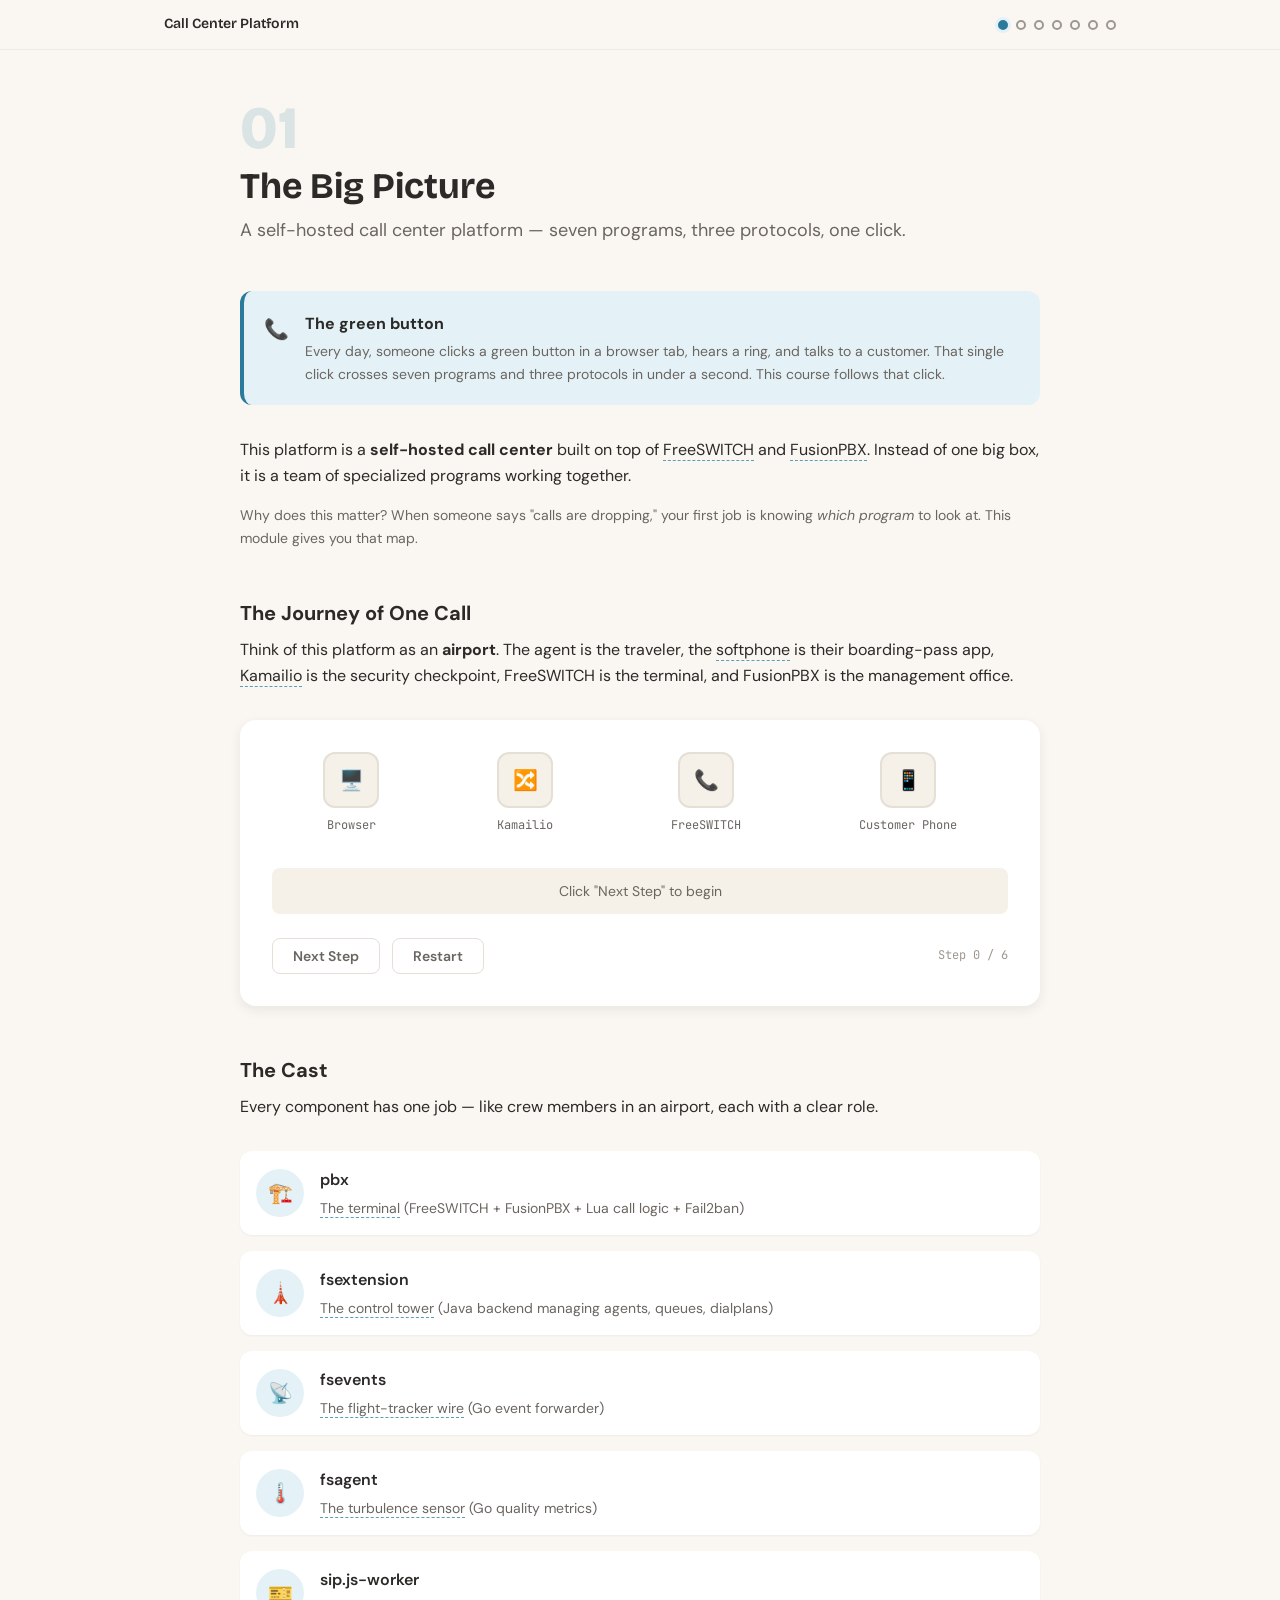
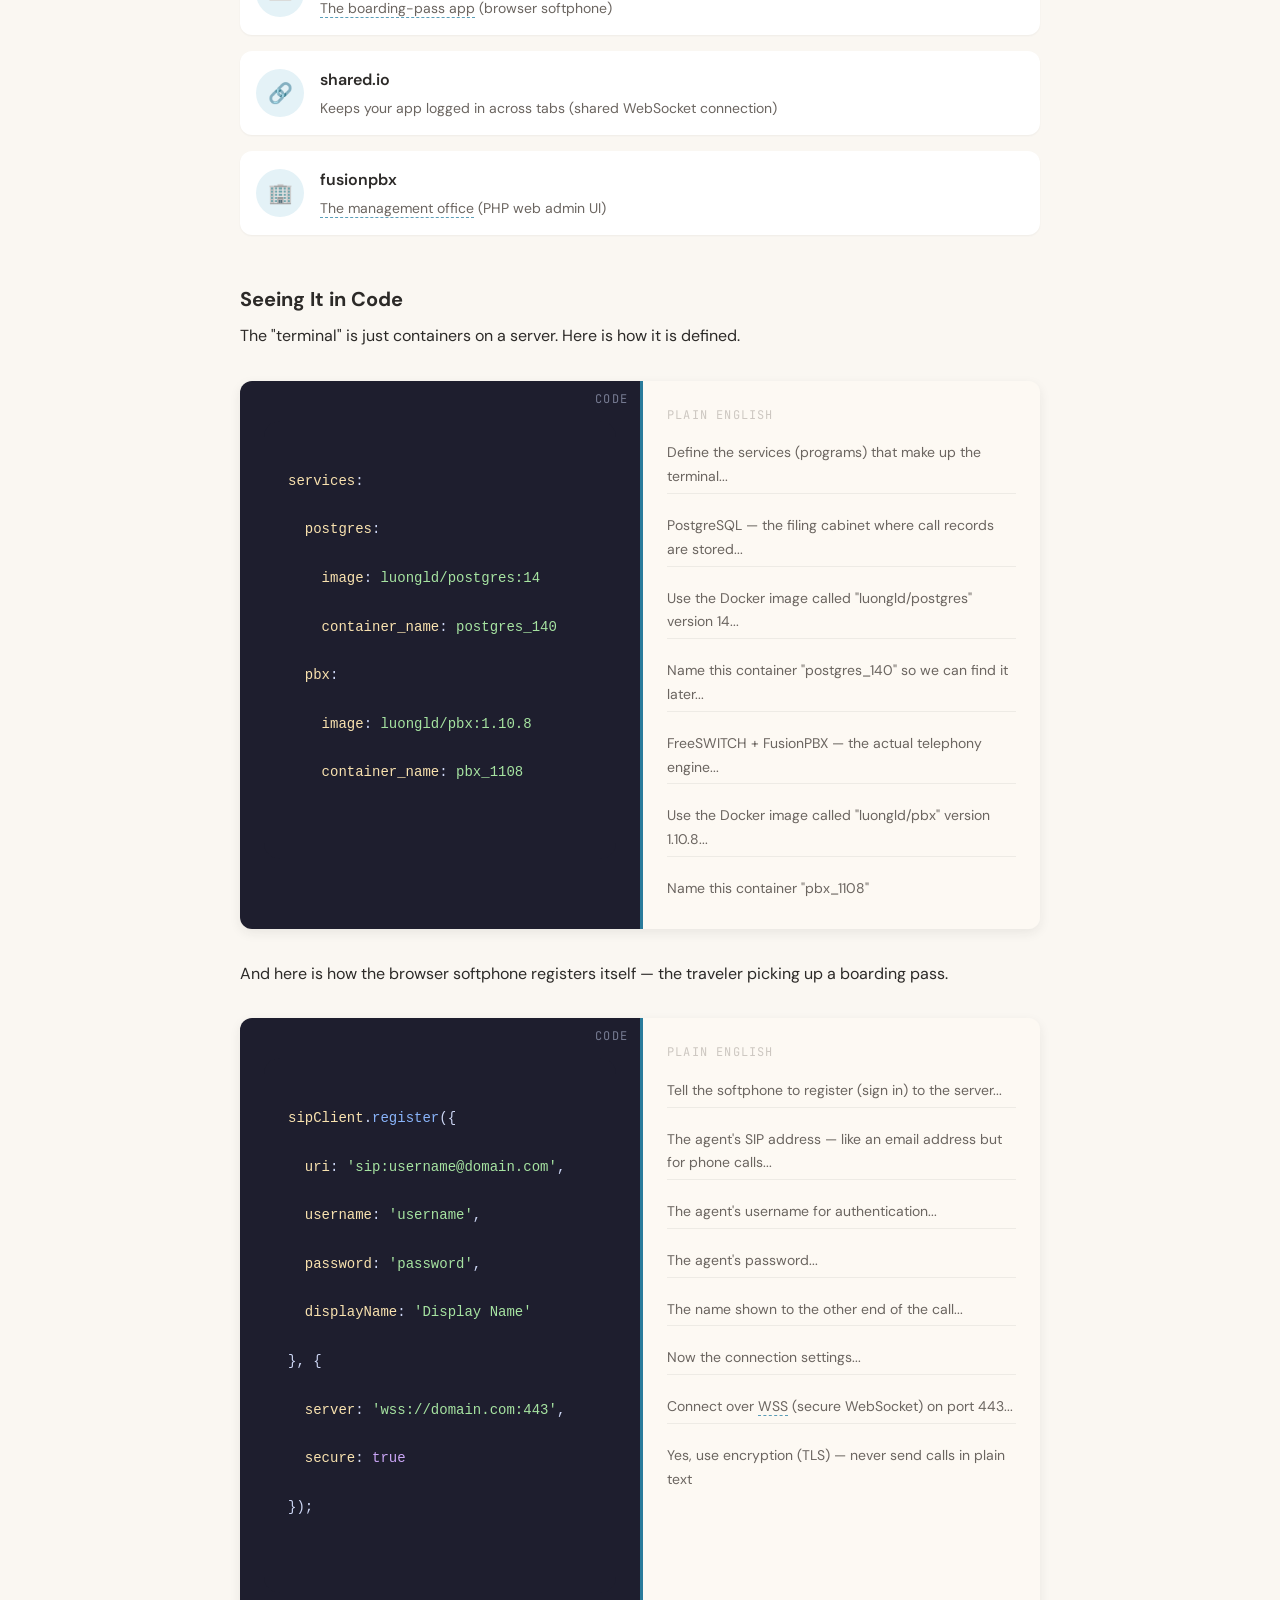
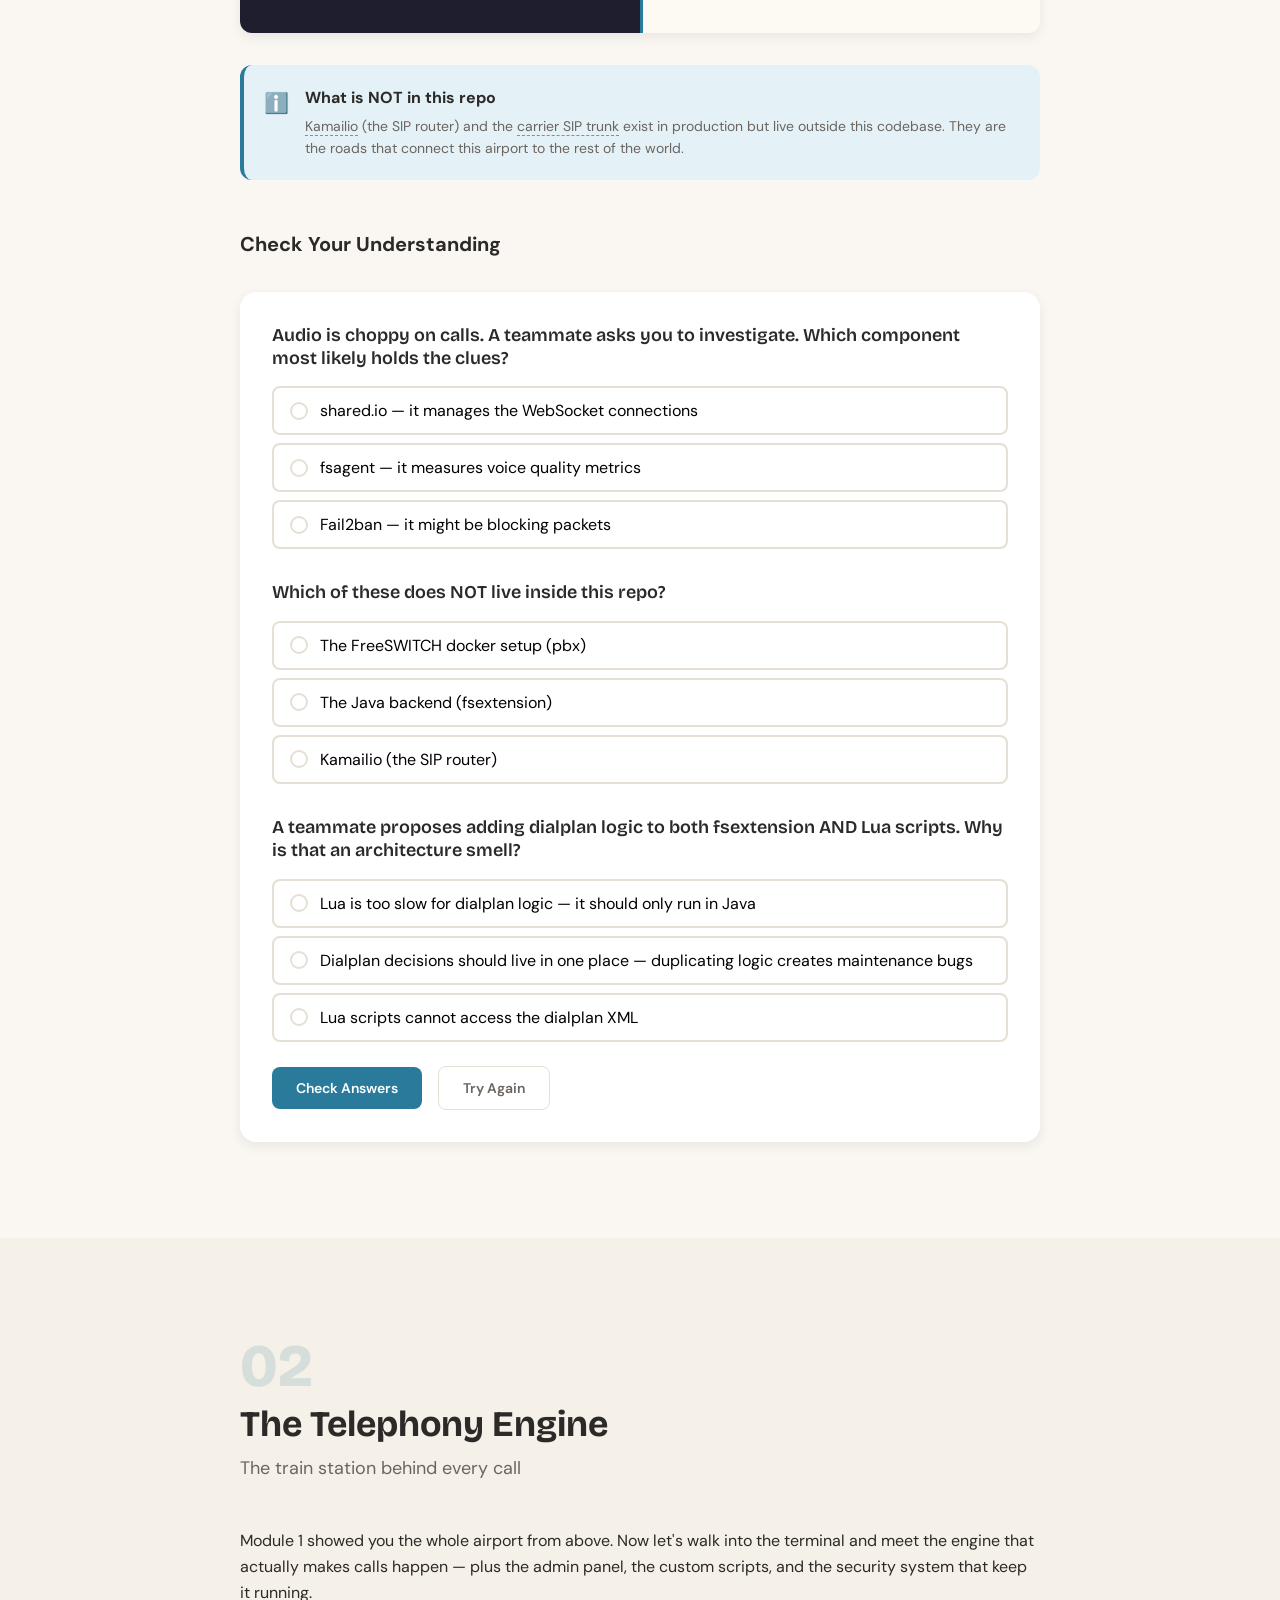
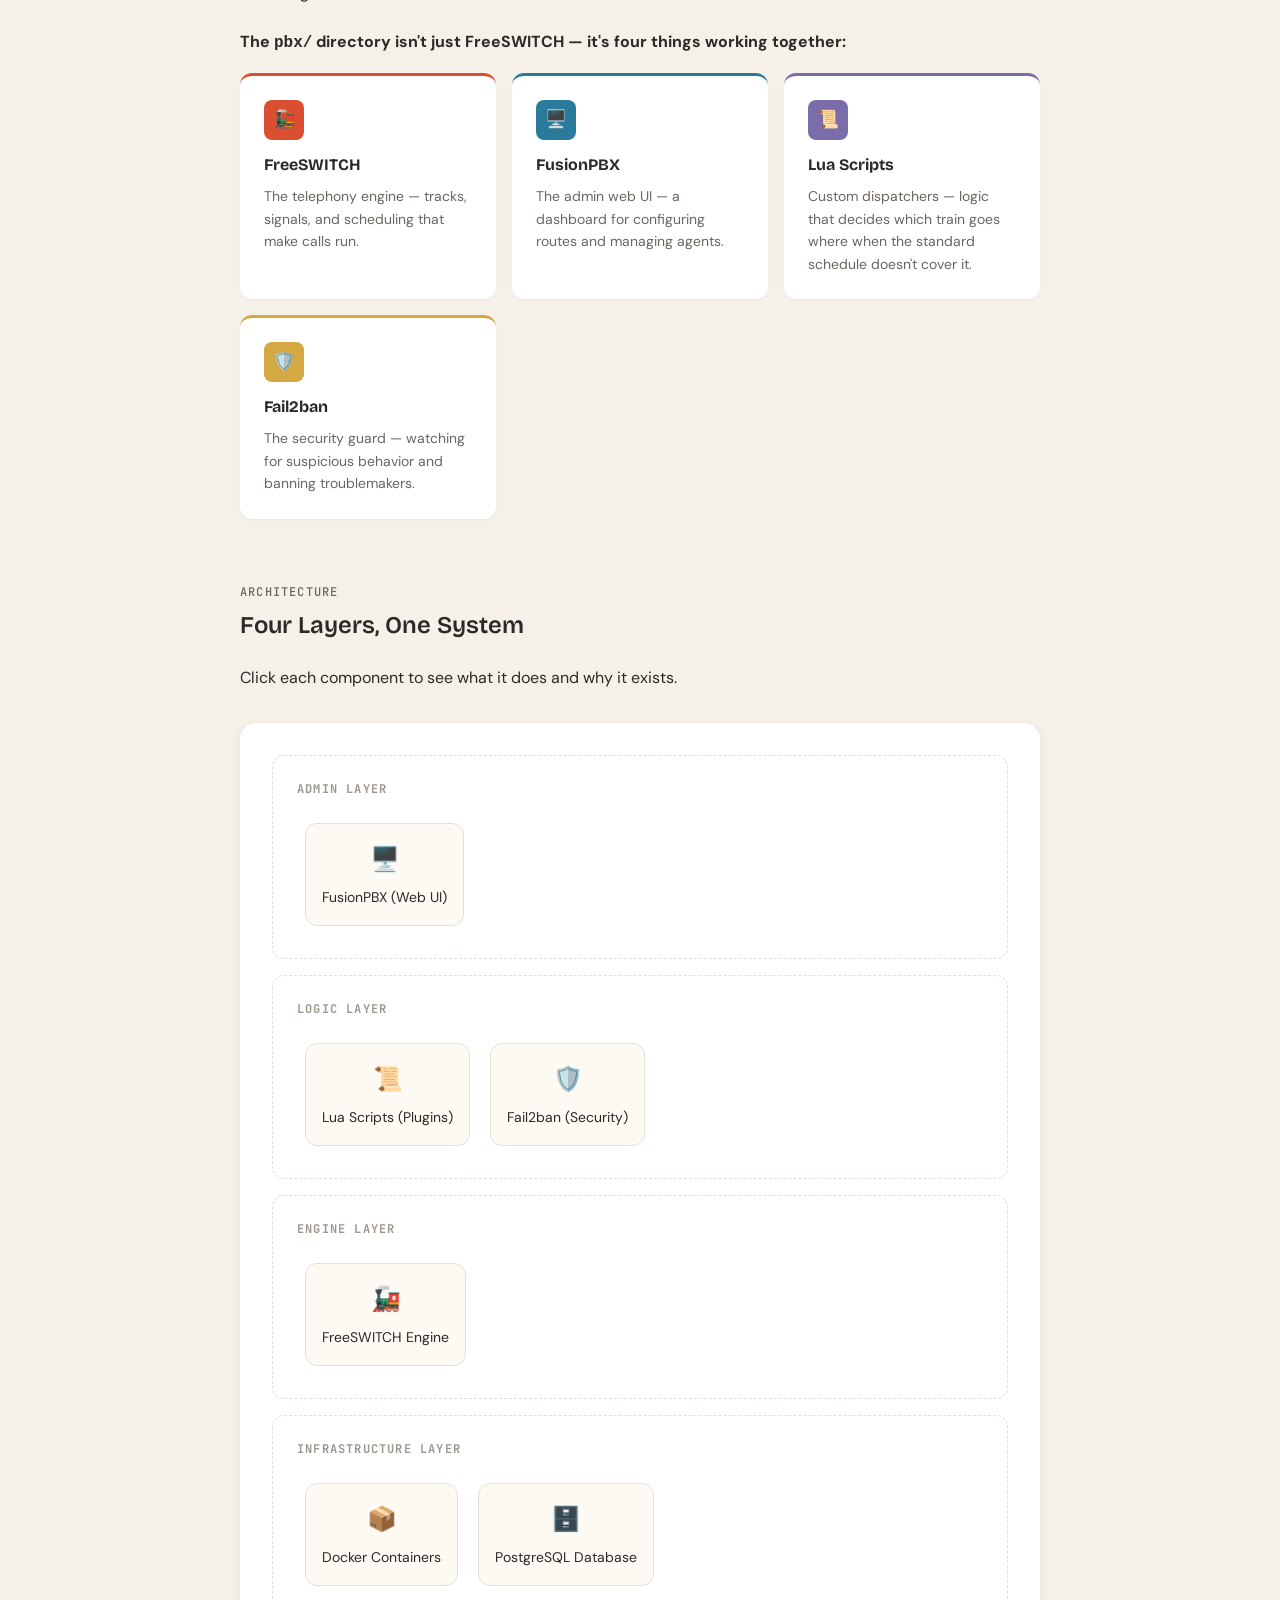
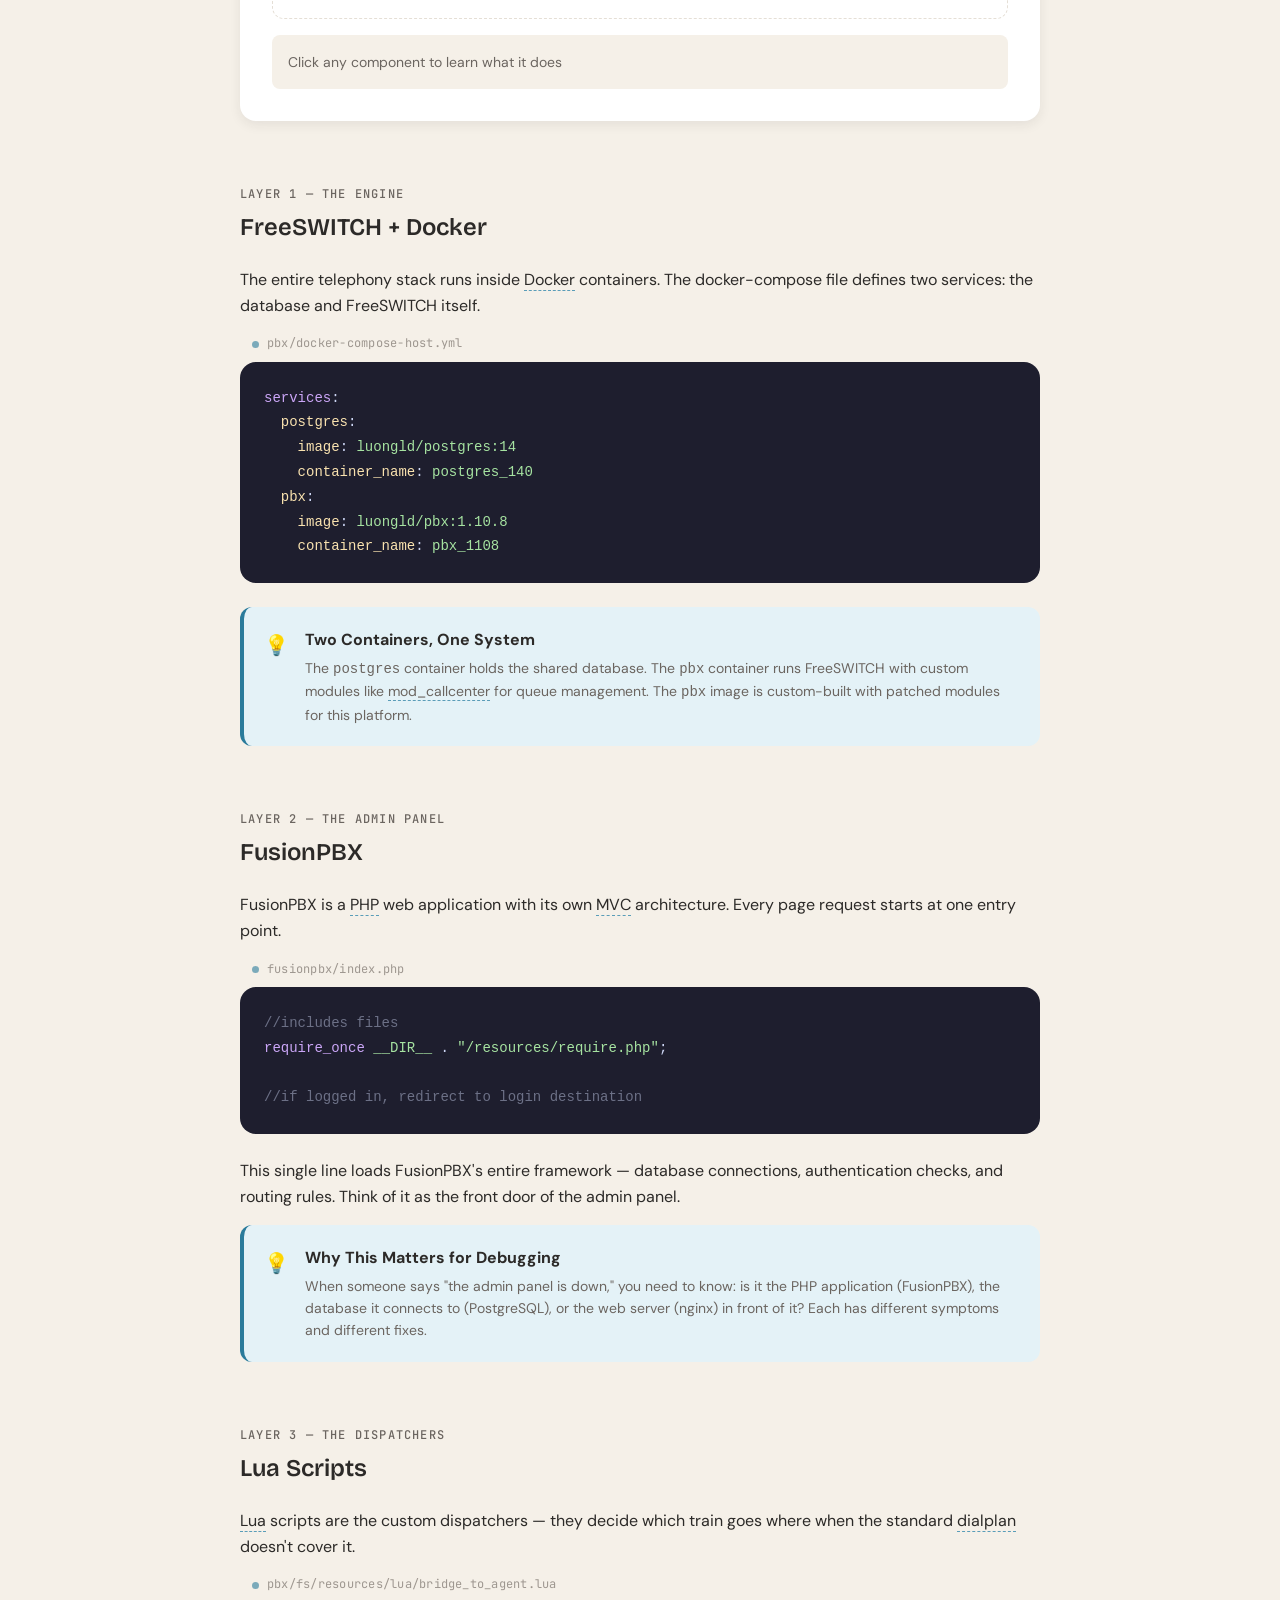
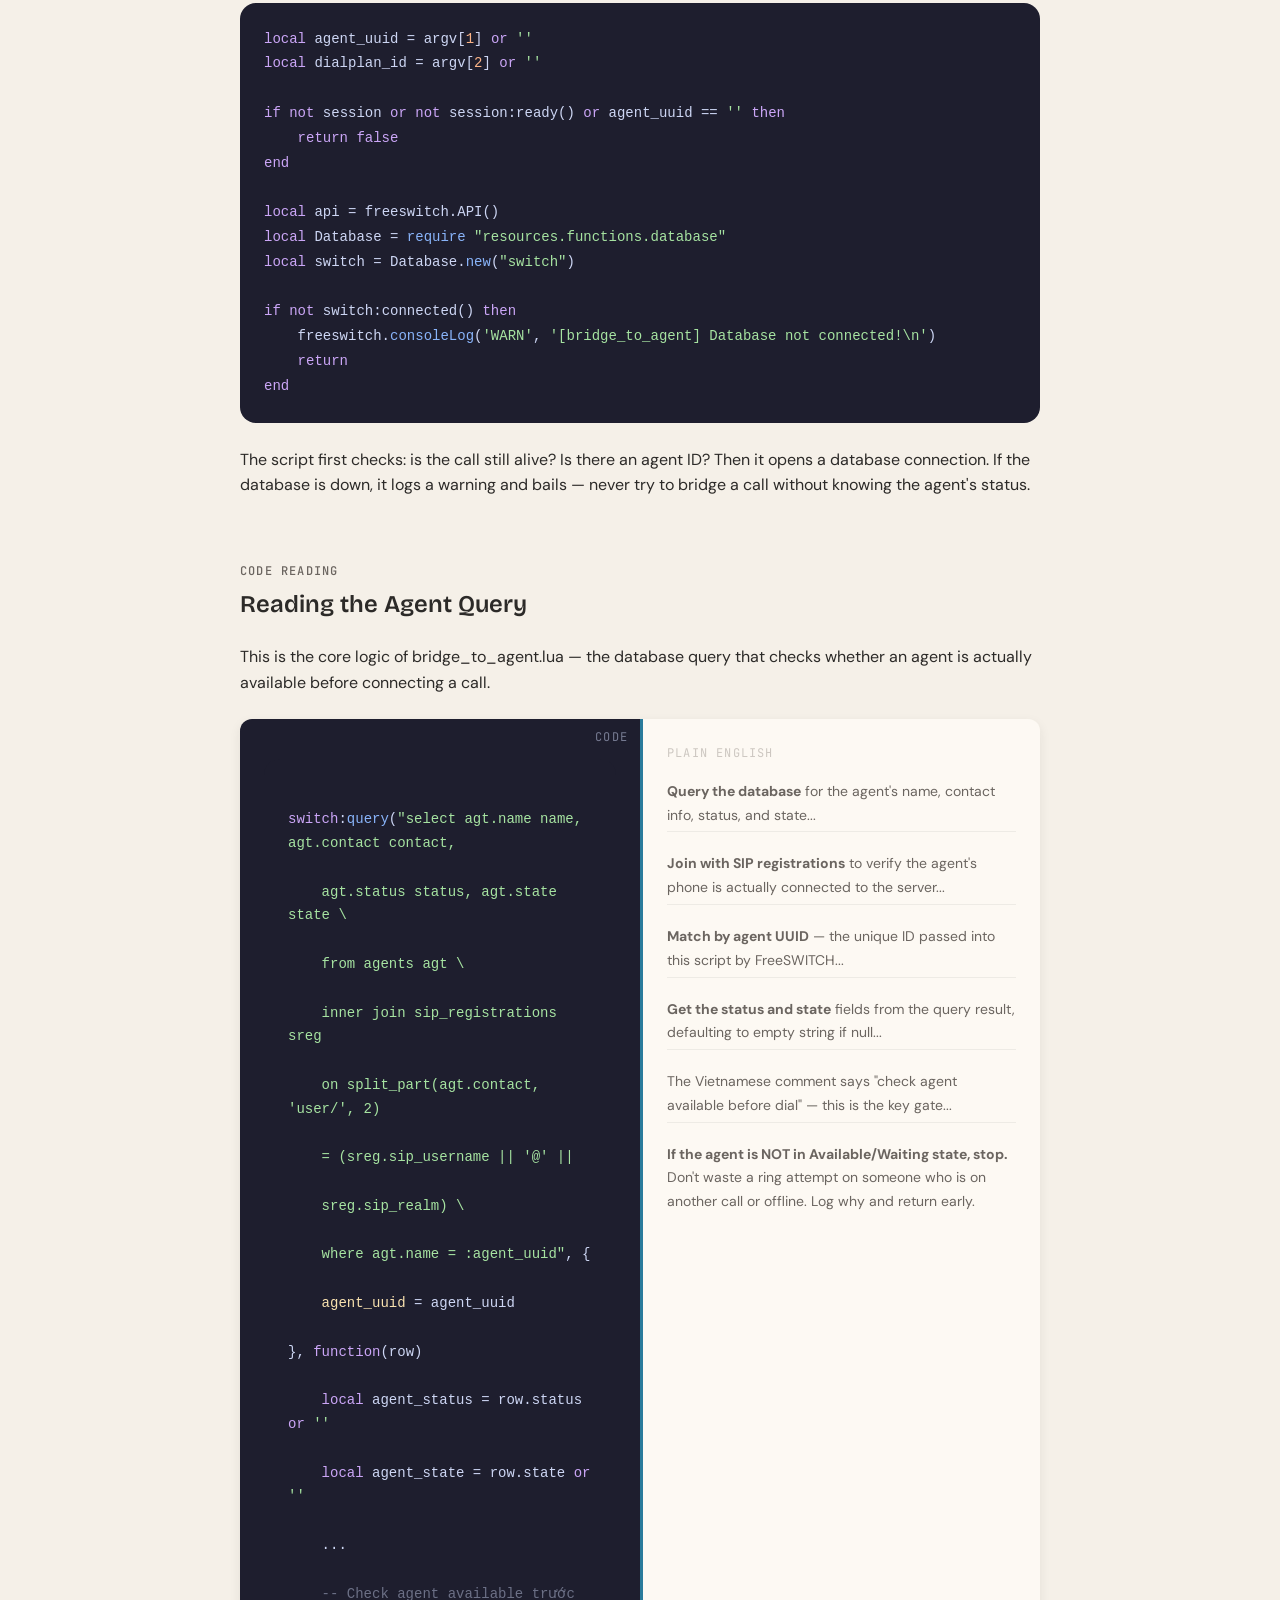
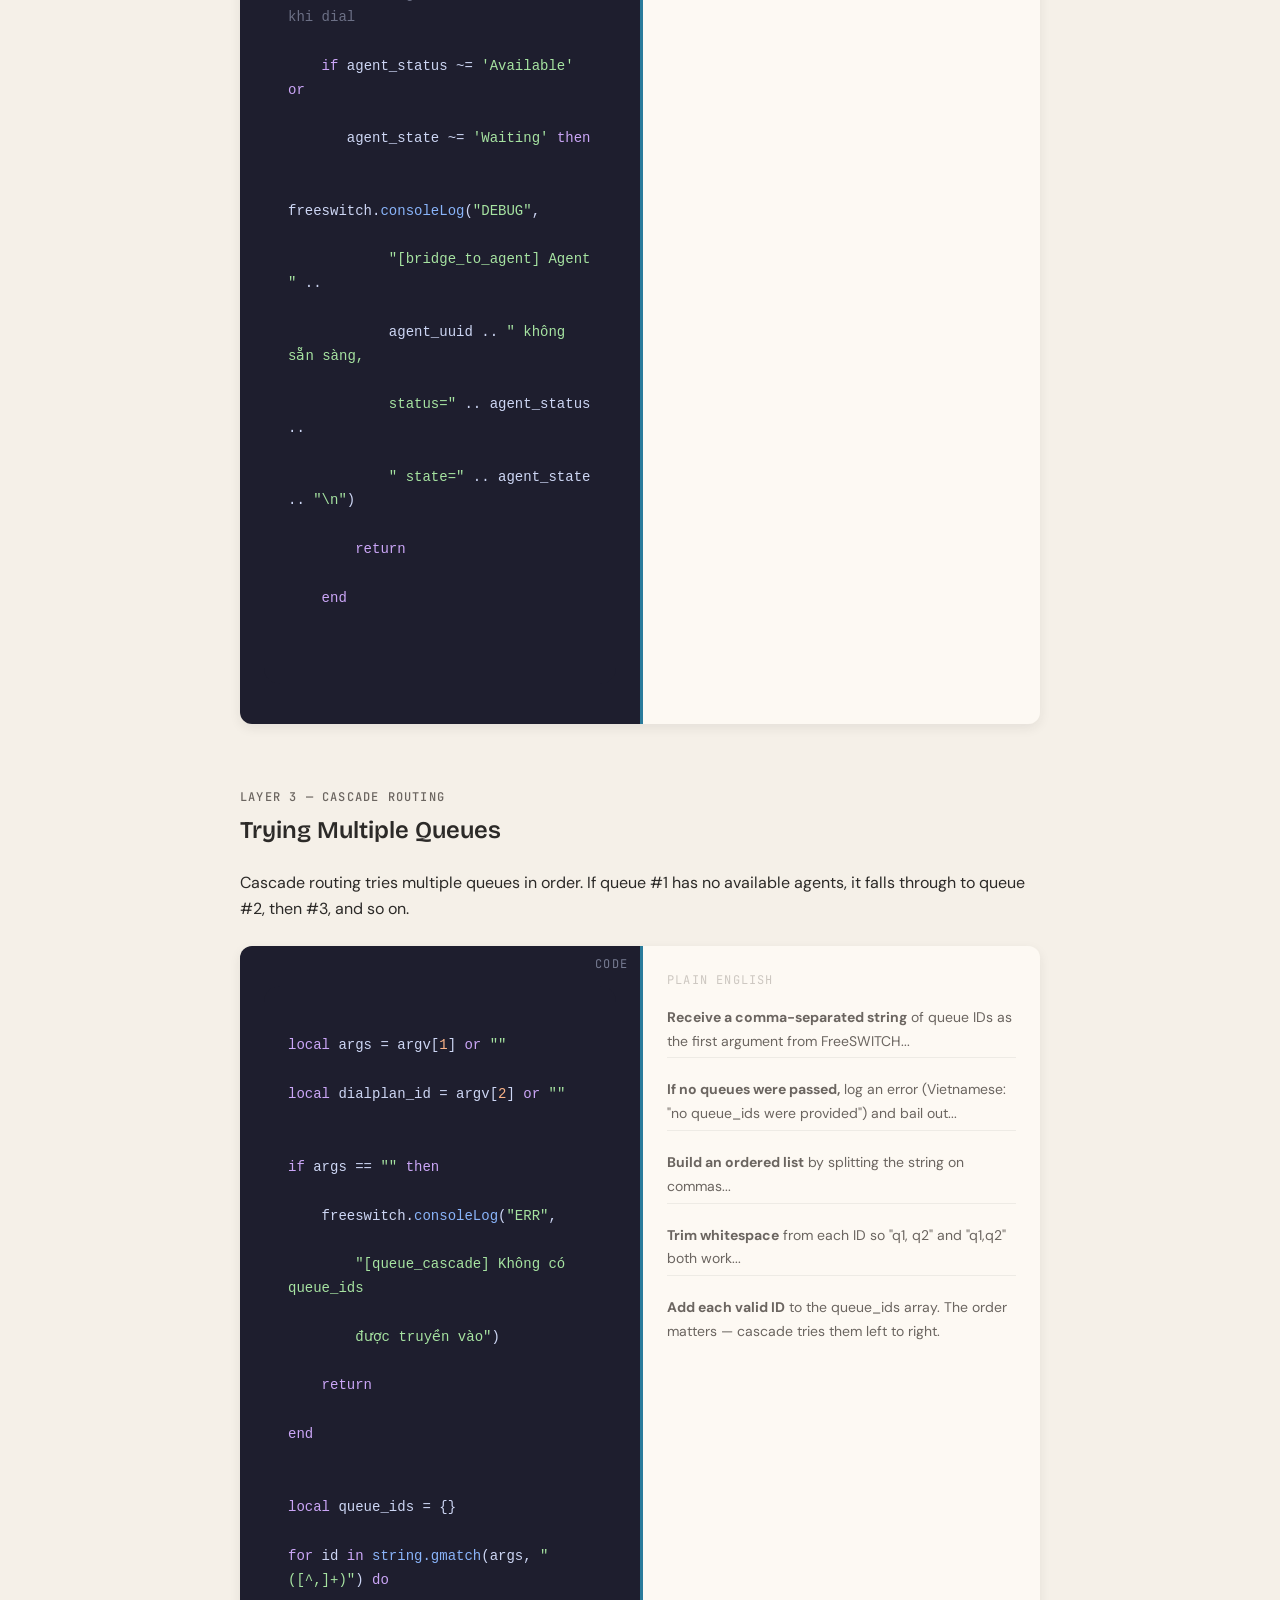
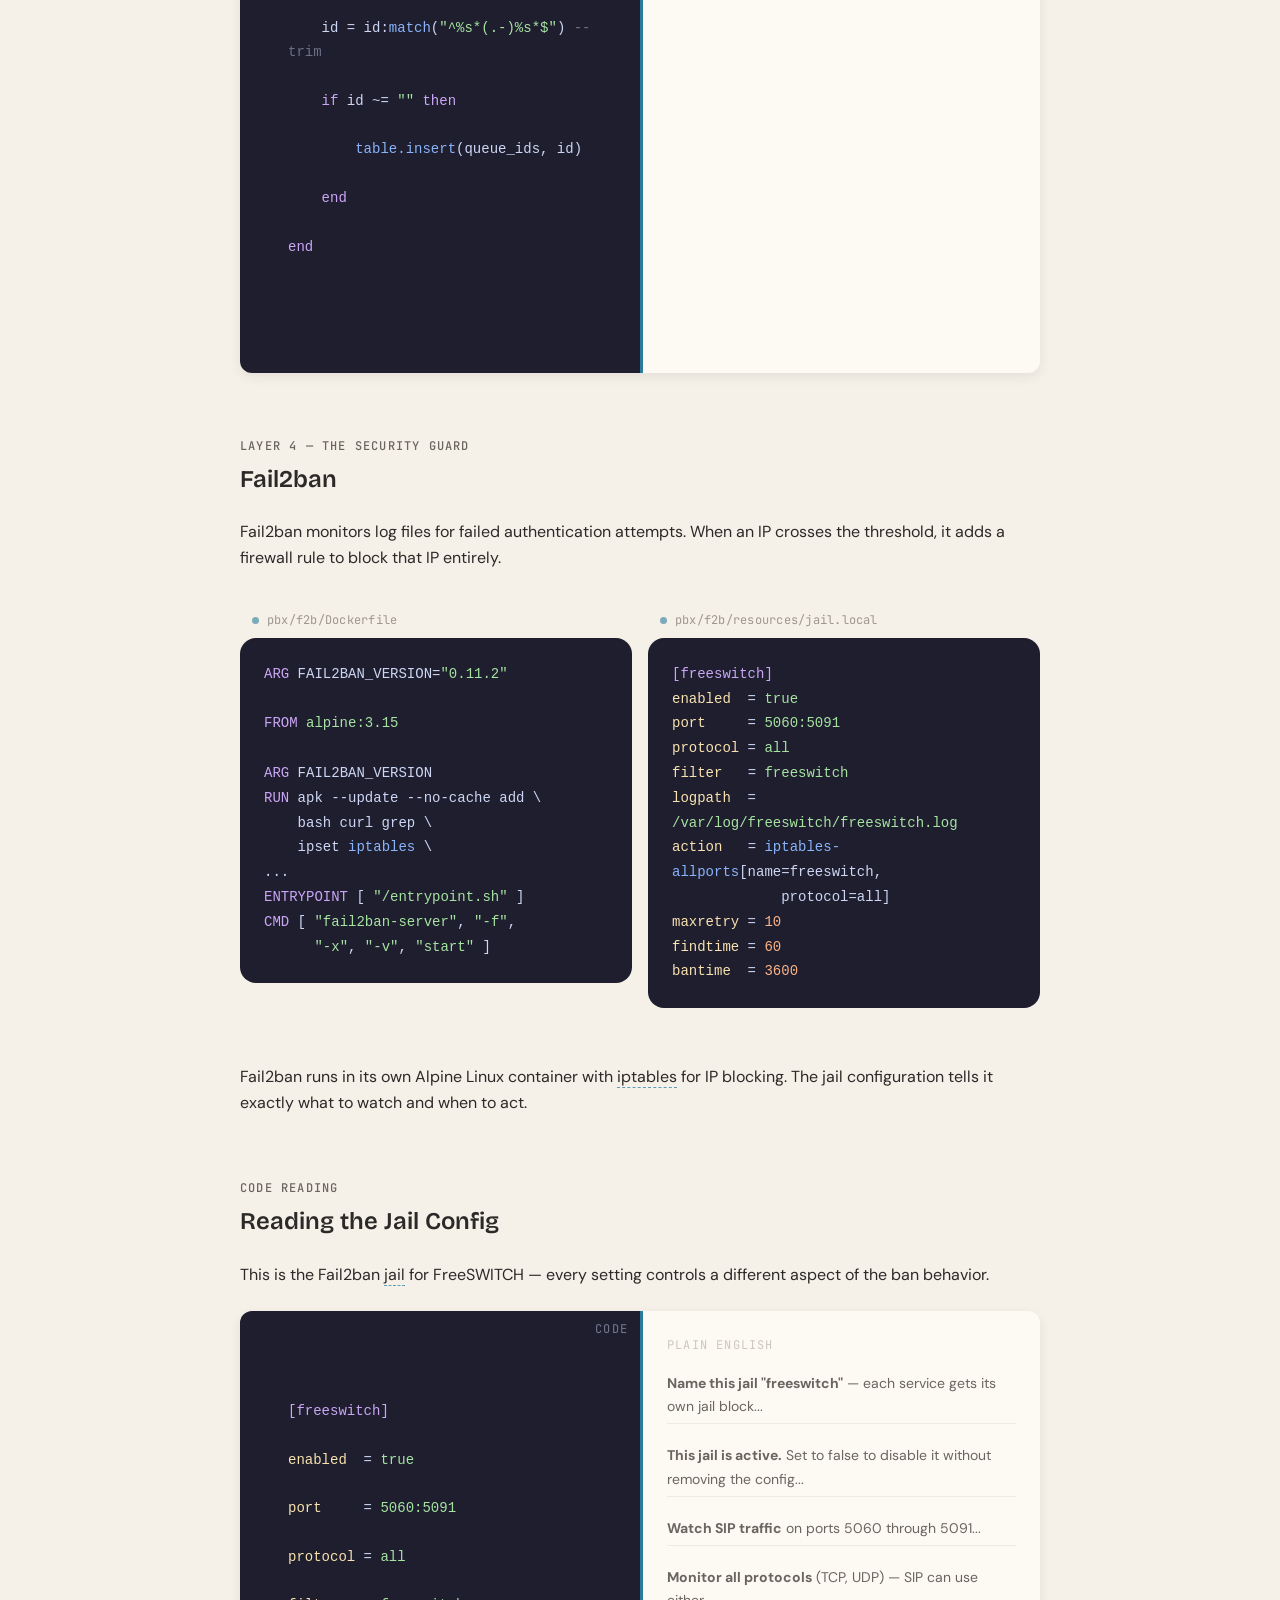
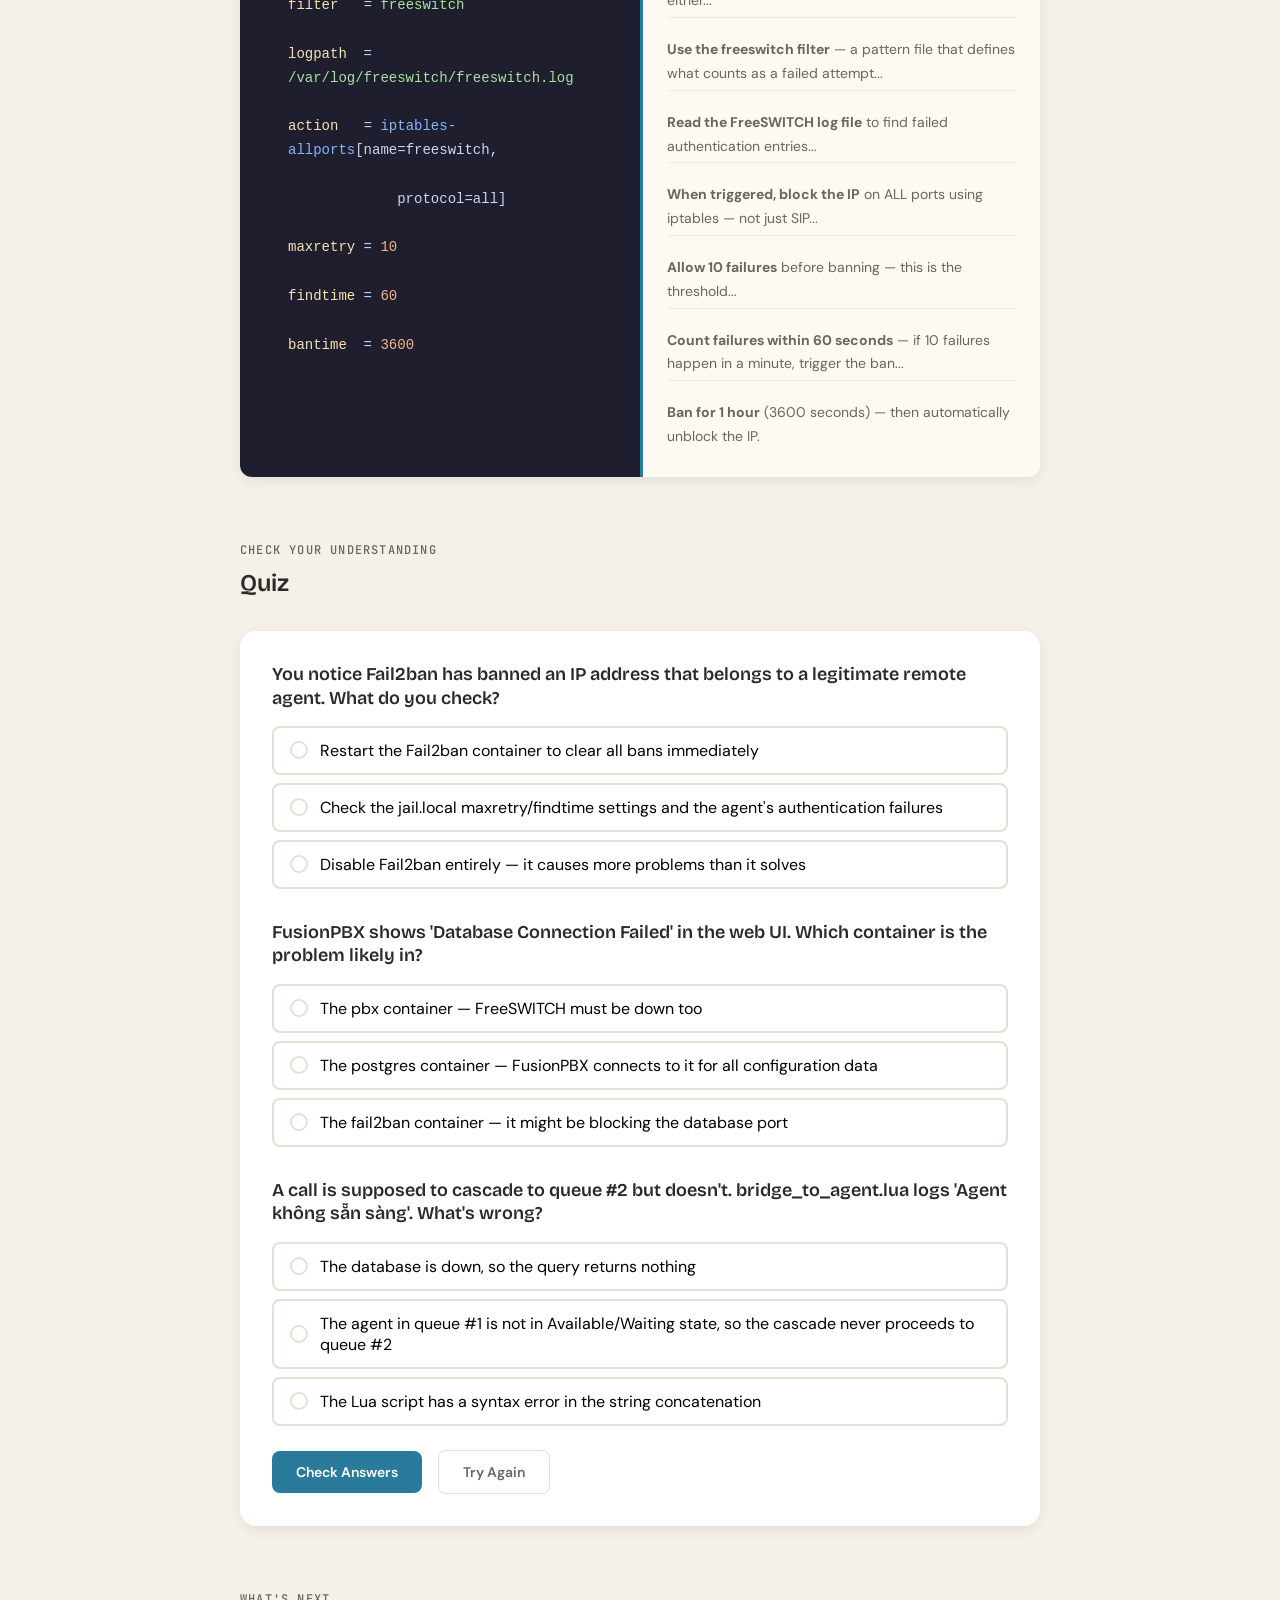
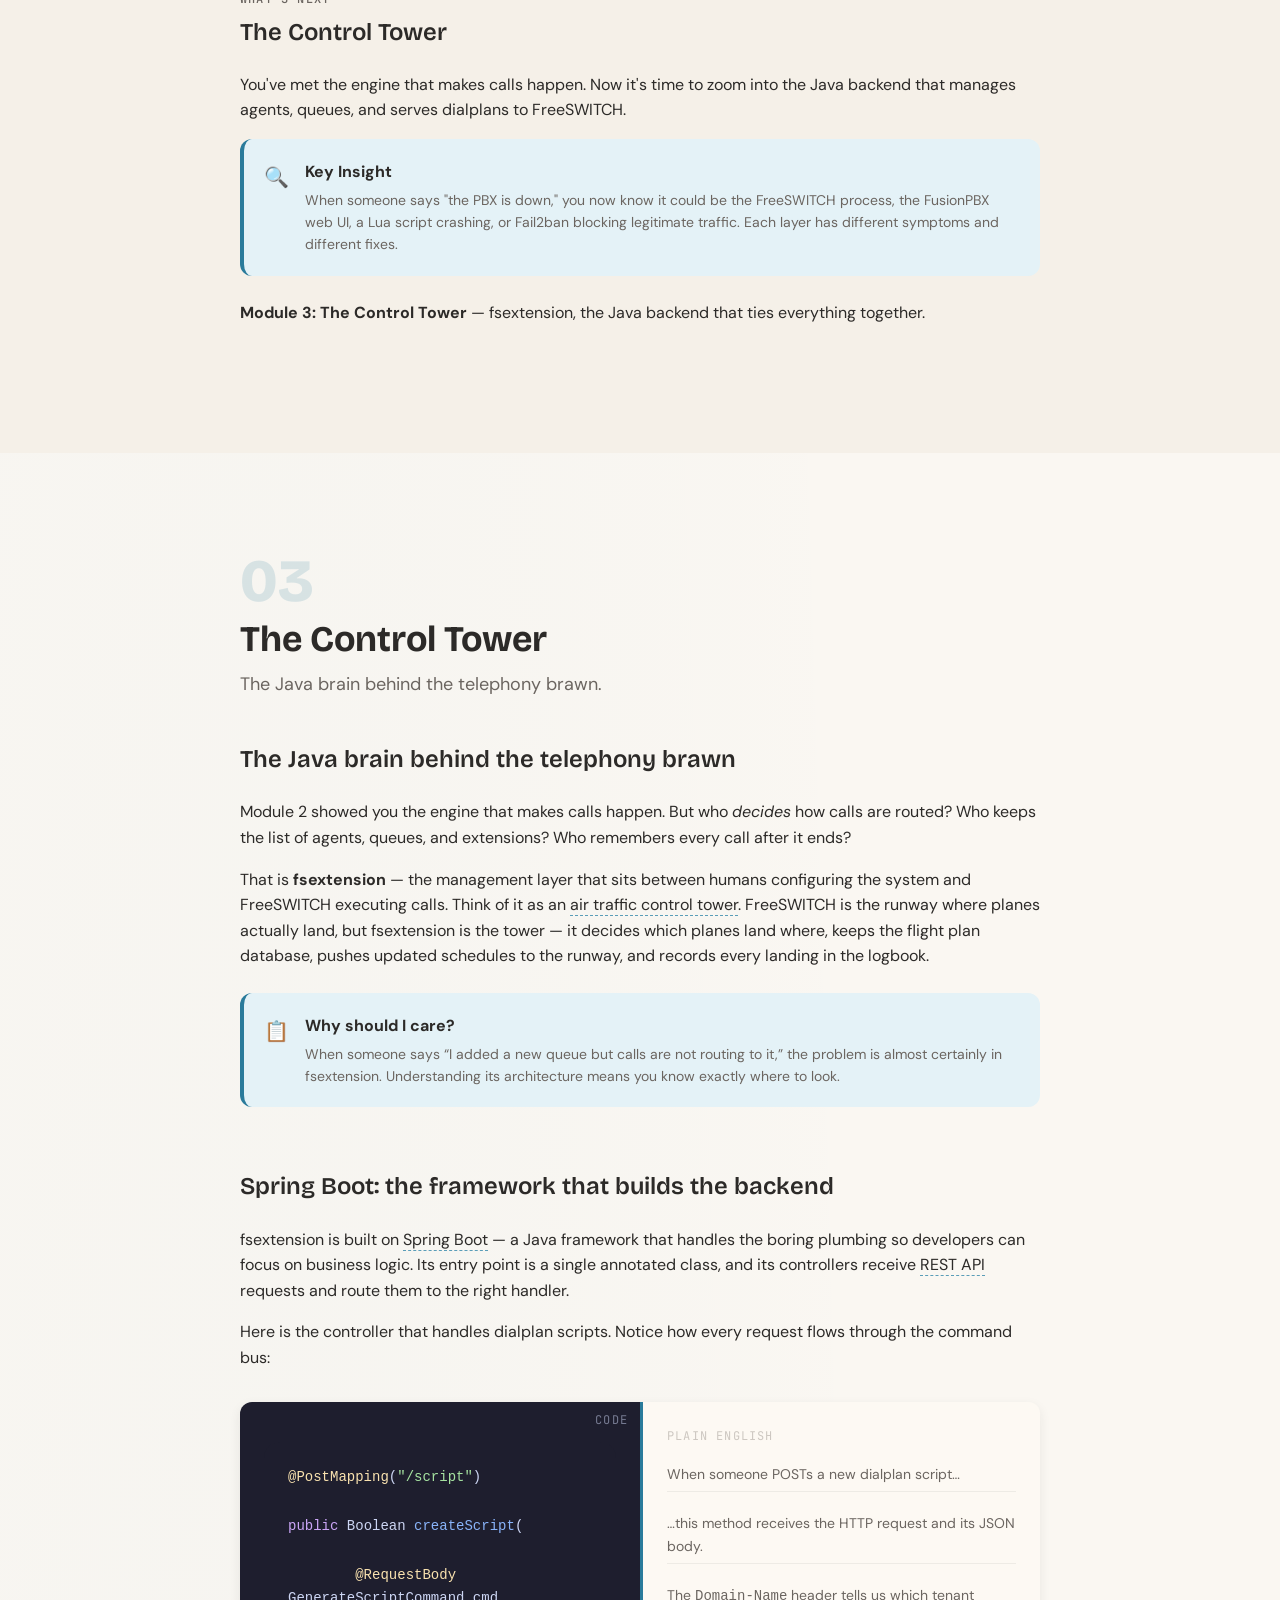
<file: index.html>
<!DOCTYPE html>
<html lang="en">
<head>
  <meta charset="UTF-8">
  <meta name="viewport" content="width=device-width, initial-scale=1.0">
  <title>Call Center Platform: From Click to Conversation</title>

  <!-- Google Fonts: Bricolage Grotesque · DM Sans · JetBrains Mono -->
  <link rel="preconnect" href="https://fonts.googleapis.com">
  <link rel="preconnect" href="https://fonts.gstatic.com" crossorigin>
  <link href="https://fonts.googleapis.com/css2?family=Bricolage+Grotesque:opsz,wght@12..96,400;12..96,600;12..96,700;12..96,800&family=DM+Sans:ital,opsz,wght@0,9..40,300;0,9..40,400;0,9..40,500;0,9..40,600;0,9..40,700;1,9..40,400;1,9..40,500&family=JetBrains+Mono:wght@400;500;600&display=swap" rel="stylesheet">

  <link rel="stylesheet" href="styles.css">

  <style>
    :root {
      --color-accent:       #2A7B9B;
      --color-accent-hover: #1F6280;
      --color-accent-light: #E4F2F7;
      --color-accent-muted: #5A9DB8;
    }
  </style>

  <script src="main.js" defer></script>
</head>
<body>

  <nav class="nav" id="nav">
    <div class="progress-bar" id="progress-bar" role="progressbar" aria-valuenow="0" aria-valuemin="0" aria-valuemax="100"></div>
    <div class="nav-inner">
      <span class="nav-title">Call Center Platform</span>
      <div class="nav-dots" id="nav-dots" role="tablist">
        <button class="nav-dot" data-target="module-1" data-tooltip="The Big Picture" role="tab" aria-label="Module 1: The Big Picture"></button>
        <button class="nav-dot" data-target="module-2" data-tooltip="The Telephony Engine" role="tab" aria-label="Module 2: The Telephony Engine"></button>
        <button class="nav-dot" data-target="module-3" data-tooltip="The Control Tower" role="tab" aria-label="Module 3: The Control Tower"></button>
        <button class="nav-dot" data-target="module-4" data-tooltip="The Event Wire" role="tab" aria-label="Module 4: The Event Wire"></button>
        <button class="nav-dot" data-target="module-5" data-tooltip="Browser Integration" role="tab" aria-label="Module 5: Browser Integration"></button>
        <button class="nav-dot" data-target="module-6" data-tooltip="The Quality Scoreboard" role="tab" aria-label="Module 6: The Quality Scoreboard"></button>
        <button class="nav-dot" data-target="module-7" data-tooltip="When Things Break" role="tab" aria-label="Module 7: When Things Break"></button>
      </div>
    </div>
  </nav>

  <main id="main">
<section class="module" id="module-1">

  <!-- ==================== SCREEN 1: HOOK ==================== -->
  <div class="module-content">

    <header class="module-header">
      <span class="module-number">01</span>
      <h1 class="module-title">The Big Picture</h1>
      <p class="module-subtitle">A self-hosted call center platform — seven programs, three protocols, one click.</p>
    </header>

    <div class="callout callout-accent" style="margin-bottom: var(--space-8);">
      <span class="callout-icon">📞</span>
      <div class="callout-content">
        <span class="callout-title">The green button</span>
        <p>Every day, someone clicks a green button in a browser tab, hears a ring, and talks to a customer. That single click crosses seven programs and three protocols in under a second. This course follows that click.</p>
      </div>
    </div>

    <p>This platform is a <strong>self-hosted call center</strong> built on top of <span class="term" data-definition="An open-source telephony platform that handles the actual audio of phone calls — like the runways and terminals of an airport.">FreeSWITCH</span> and <span class="term" data-definition="An open-source web admin for FreeSWITCH — like the airport management office that configures gates, schedules, and staff.">FusionPBX</span>. Instead of one big box, it is a team of specialized programs working together.</p>

    <p style="color: var(--color-text-secondary); font-size: var(--text-sm);">Why does this matter? When someone says "calls are dropping," your first job is knowing <em>which program</em> to look at. This module gives you that map.</p>

  </div>

  <!-- ==================== SCREEN 2: JOURNEY OF ONE CALL ==================== -->
  <div class="module-content" style="margin-top: var(--space-12);">

    <h3 style="font-size: var(--text-xl); margin-bottom: var(--space-2);">The Journey of One Call</h3>
    <p style="margin-bottom: var(--space-8);">Think of this platform as an <strong>airport</strong>. The agent is the traveler, the <span class="term" data-definition="A software phone that runs inside the browser — the app where agents make and receive calls.">softphone</span> is their boarding-pass app, <span class="term" data-definition="A SIP router and load balancer — like the security checkpoint funneling passengers to the right gates.">Kamailio</span> is the security checkpoint, FreeSWITCH is the terminal, and FusionPBX is the management office.</p>

    <div class="flow-animation" data-steps='[
      {"highlight":"flow-actor-1","label":"Agent clicks Call in the browser softphone"},
      {"highlight":"flow-actor-1","label":"Browser sends a SIP INVITE over a secure WebSocket to Kamailio","packet":true,"from":"actor-1","to":"actor-2"},
      {"highlight":"flow-actor-2","label":"Kamailio routes the call to an available FreeSWITCH node","packet":true,"from":"actor-2","to":"actor-3"},
      {"highlight":"flow-actor-3","label":"FreeSWITCH dials out to the customer phone","packet":true,"from":"actor-3","to":"actor-4"},
      {"highlight":"flow-actor-4","label":"Voice streams (RTP) established directly between FreeSWITCH and the customer phone"},
      {"highlight":"flow-actor-1","label":"Call ends — BYE sent, resources freed"}
    ]'>
      <div class="flow-actors">
        <div class="flow-actor" id="flow-actor-1">
          <div class="flow-actor-icon">🖥️</div>
          <span>Browser</span>
        </div>
        <div class="flow-actor" id="flow-actor-2">
          <div class="flow-actor-icon">🔀</div>
          <span>Kamailio</span>
        </div>
        <div class="flow-actor" id="flow-actor-3">
          <div class="flow-actor-icon">📞</div>
          <span>FreeSWITCH</span>
        </div>
        <div class="flow-actor" id="flow-actor-4">
          <div class="flow-actor-icon">📱</div>
          <span>Customer Phone</span>
        </div>
      </div>

      <div class="flow-packet" id="flow-packet"></div>

      <div class="flow-step-label" id="flow-label">Click "Next Step" to begin</div>

      <div class="flow-controls">
        <button class="btn flow-next-btn">Next Step</button>
        <button class="btn flow-reset-btn">Restart</button>
        <span class="flow-progress"></span>
      </div>
    </div>

  </div>

  <!-- ==================== SCREEN 3: THE CAST ==================== -->
  <div class="module-content" style="margin-top: var(--space-12);">

    <h3 style="font-size: var(--text-xl); margin-bottom: var(--space-2);">The Cast</h3>
    <p style="margin-bottom: var(--space-8);">Every component has one job — like crew members in an airport, each with a clear role.</p>

    <div class="icon-rows">

      <div class="icon-row">
        <div class="icon-circle" style="background: var(--color-accent-light);">🏗️</div>
        <div>
          <strong>pbx</strong>
          <p><span class="term" data-definition="The telephony engine — like the airport terminal where flights (calls) actually depart and land.">The terminal</span> (FreeSWITCH + FusionPBX + Lua call logic + Fail2ban)</p>
        </div>
      </div>

      <div class="icon-row">
        <div class="icon-circle" style="background: var(--color-accent-light);">🗼</div>
        <div>
          <strong>fsextension</strong>
          <p><span class="term" data-definition="The Java backend that manages agents, queues, and dialplans — the control tower directing traffic.">The control tower</span> (Java backend managing agents, queues, dialplans)</p>
        </div>
      </div>

      <div class="icon-row">
        <div class="icon-circle" style="background: var(--color-accent-light);">📡</div>
        <div>
          <strong>fsevents</strong>
          <p><span class="term" data-definition="The Go event forwarder — like a flight-tracker wire that broadcasts every event in real time.">The flight-tracker wire</span> (Go event forwarder)</p>
        </div>
      </div>

      <div class="icon-row">
        <div class="icon-circle" style="background: var(--color-accent-light);">🌡️</div>
        <div>
          <strong>fsagent</strong>
          <p><span class="term" data-definition="The Go quality metrics service — like a weather-and-turbulence sensor monitoring call quality.">The turbulence sensor</span> (Go quality metrics)</p>
        </div>
      </div>

      <div class="icon-row">
        <div class="icon-circle" style="background: var(--color-accent-light);">🎫</div>
        <div>
          <strong>sip.js-worker</strong>
          <p><span class="term" data-definition="The browser softphone library — the boarding-pass app agents use to make calls from their browser.">The boarding-pass app</span> (browser softphone)</p>
        </div>
      </div>

      <div class="icon-row">
        <div class="icon-circle" style="background: var(--color-accent-light);">🔗</div>
        <div>
          <strong>shared.io</strong>
          <p>Keeps your app logged in across tabs (shared WebSocket connection)</p>
        </div>
      </div>

      <div class="icon-row">
        <div class="icon-circle" style="background: var(--color-accent-light);">🏢</div>
        <div>
          <strong>fusionpbx</strong>
          <p><span class="term" data-definition="A PHP web admin UI for managing FreeSWITCH — the airport management office.">The management office</span> (PHP web admin UI)</p>
        </div>
      </div>

    </div>

  </div>

  <!-- ==================== SCREEN 4: CODE TRANSLATIONS ==================== -->
  <div class="module-content" style="margin-top: var(--space-12);">

    <h3 style="font-size: var(--text-xl); margin-bottom: var(--space-2);">Seeing It in Code</h3>
    <p style="margin-bottom: var(--space-8);">The "terminal" is just containers on a server. Here is how it is defined.</p>

    <!-- Translation 1: docker-compose -->
    <div class="translation-block animate-in">
      <div class="translation-code">
        <span class="translation-label">CODE</span>
        <pre><code>
<span class="code-line"><span class="code-property">services</span>:</span>
<span class="code-line">  <span class="code-property">postgres</span>:</span>
<span class="code-line">    <span class="code-property">image</span>: <span class="code-string">luongld/postgres:14</span></span>
<span class="code-line">    <span class="code-property">container_name</span>: <span class="code-string">postgres_140</span></span>
<span class="code-line">  <span class="code-property">pbx</span>:</span>
<span class="code-line">    <span class="code-property">image</span>: <span class="code-string">luongld/pbx:1.10.8</span></span>
<span class="code-line">    <span class="code-property">container_name</span>: <span class="code-string">pbx_1108</span></span>
        </code></pre>
      </div>
      <div class="translation-english">
        <span class="translation-label">PLAIN ENGLISH</span>
        <div class="translation-lines">
          <p class="tl">Define the services (programs) that make up the terminal...</p>
          <p class="tl">PostgreSQL — the filing cabinet where call records are stored...</p>
          <p class="tl">Use the Docker image called "luongld/postgres" version 14...</p>
          <p class="tl">Name this container "postgres_140" so we can find it later...</p>
          <p class="tl">FreeSWITCH + FusionPBX — the actual telephony engine...</p>
          <p class="tl">Use the Docker image called "luongld/pbx" version 1.10.8...</p>
          <p class="tl">Name this container "pbx_1108"</p>
        </div>
      </div>
    </div>

    <p style="margin-top: var(--space-8); margin-bottom: var(--space-2);">And here is how the browser softphone registers itself — the traveler picking up a boarding pass.</p>

    <!-- Translation 2: sip.js-worker -->
    <div class="translation-block animate-in">
      <div class="translation-code">
        <span class="translation-label">CODE</span>
        <pre><code>
<span class="code-line"><span class="code-property">sipClient</span>.<span class="code-function">register</span>({</span>
<span class="code-line">  <span class="code-property">uri</span>: <span class="code-string">'sip:username@domain.com'</span>,</span>
<span class="code-line">  <span class="code-property">username</span>: <span class="code-string">'username'</span>,</span>
<span class="code-line">  <span class="code-property">password</span>: <span class="code-string">'password'</span>,</span>
<span class="code-line">  <span class="code-property">displayName</span>: <span class="code-string">'Display Name'</span></span>
<span class="code-line">}, {</span>
<span class="code-line">  <span class="code-property">server</span>: <span class="code-string">'wss://domain.com:443'</span>,</span>
<span class="code-line">  <span class="code-property">secure</span>: <span class="code-keyword">true</span></span>
<span class="code-line">});</span>
        </code></pre>
      </div>
      <div class="translation-english">
        <span class="translation-label">PLAIN ENGLISH</span>
        <div class="translation-lines">
          <p class="tl">Tell the softphone to register (sign in) to the server...</p>
          <p class="tl">The agent's SIP address — like an email address but for phone calls...</p>
          <p class="tl">The agent's username for authentication...</p>
          <p class="tl">The agent's password...</p>
          <p class="tl">The name shown to the other end of the call...</p>
          <p class="tl">Now the connection settings...</p>
          <p class="tl">Connect over <span class="term" data-definition="WebSocket Secure — the browser speaks the phone protocol (SIP) over an encrypted WebSocket connection instead of a phone cable.">WSS</span> (secure WebSocket) on port 443...</p>
          <p class="tl">Yes, use encryption (TLS) — never send calls in plain text</p>
        </div>
      </div>
    </div>

    <!-- What is NOT in this repo -->
    <div class="callout callout-info" style="margin-top: var(--space-8);">
      <span class="callout-icon">ℹ️</span>
      <div class="callout-content">
        <span class="callout-title">What is NOT in this repo</span>
        <p><span class="term" data-definition="An open-source SIP router and load balancer — sits between the browser and FreeSWITCH, routing calls to the right server.">Kamailio</span> (the SIP router) and the <span class="term" data-definition="The connection to the public telephone network — like the airline partnerships that let your airport connect to flights worldwide.">carrier SIP trunk</span> exist in production but live outside this codebase. They are the roads that connect this airport to the rest of the world.</p>
      </div>
    </div>

  </div>

  <!-- ==================== SCREEN 5: QUIZ ==================== -->
  <div class="module-content" style="margin-top: var(--space-12);">

    <h3 style="font-size: var(--text-xl); margin-bottom: var(--space-8);">Check Your Understanding</h3>

    <div class="quiz-container" id="quiz-module1">

      <!-- Q1: Scenario -->
      <div class="quiz-question-block"
           data-correct="option-b"
           data-explanation-right="Exactly! fsagent is the turbulence sensor — it measures voice quality metrics like jitter, packet loss, and latency. When audio is choppy, fsagent has the data to tell you whether the problem is network congestion, a bad codec, or something else."
           data-explanation-wrong="Not quite. shared.io handles cross-tab login sessions, not audio quality. The web frontend renders the UI but has no insight into voice streams. Fail2ban blocks brute-force attacks. Think about which component is specifically designed to monitor call quality."
        >
        <h3 class="quiz-question">Audio is choppy on calls. A teammate asks you to investigate. Which component most likely holds the clues?</h3>
        <div class="quiz-options">
          <button class="quiz-option" data-value="option-a" onclick="selectOption(this)">
            <div class="quiz-option-radio"></div>
            <span>shared.io — it manages the WebSocket connections</span>
          </button>
          <button class="quiz-option" data-value="option-b" onclick="selectOption(this)">
            <div class="quiz-option-radio"></div>
            <span>fsagent — it measures voice quality metrics</span>
          </button>
          <button class="quiz-option" data-value="option-c" onclick="selectOption(this)">
            <div class="quiz-option-radio"></div>
            <span>Fail2ban — it might be blocking packets</span>
          </button>
        </div>
        <div class="quiz-feedback"></div>
      </div>

      <!-- Q2: Architecture -->
      <div class="quiz-question-block"
           data-correct="option-c"
           data-explanation-right="Correct! Kamailio is a critical part of the platform, but it lives outside this repo — it runs as its own service. This repo contains FreeSWITCH, the Java backend, the Go services, and the browser softphone. Knowing what is in versus out of the repo helps you know where to look when something breaks."
           data-explanation-wrong="All three of those do live in this repo. FreeSWITCH is in the pbx directory (docker setup), fsextension is the Java backend, and fsevents is the Go event forwarder. Kamailio, however, is deployed separately — it is not part of this codebase."
        >
        <h3 class="quiz-question">Which of these does NOT live inside this repo?</h3>
        <div class="quiz-options">
          <button class="quiz-option" data-value="option-a" onclick="selectOption(this)">
            <div class="quiz-option-radio"></div>
            <span>The FreeSWITCH docker setup (pbx)</span>
          </button>
          <button class="quiz-option" data-value="option-b" onclick="selectOption(this)">
            <div class="quiz-option-radio"></div>
            <span>The Java backend (fsextension)</span>
          </button>
          <button class="quiz-option" data-value="option-c" onclick="selectOption(this)">
            <div class="quiz-option-radio"></div>
            <span>Kamailio (the SIP router)</span>
          </button>
        </div>
        <div class="quiz-feedback"></div>
      </div>

      <!-- Q3: Component ownership / architecture smell -->
      <div class="quiz-question-block"
           data-correct="option-b"
           data-explanation-right="Exactly. fsextension serves the XML dialplan, and the Lua scripts in FreeSWITCH execute it. They form a clean pipeline: one defines the plan, the other runs it. If you duplicate the logic in both places, you create a maintenance nightmare — change a rule in one place and forget the other, and now you have two conflicting versions of the same behavior."
           data-explanation-wrong="Think about responsibility. fsextension serves the XML dialplan to FreeSWITCH, and Lua scripts execute that plan. Putting the same logic in both places means you have to keep two copies in sync — when one changes, the other might not, creating silent bugs. That is the architecture smell."
        >
        <h3 class="quiz-question">A teammate proposes adding dialplan logic to both fsextension AND Lua scripts. Why is that an architecture smell?</h3>
        <div class="quiz-options">
          <button class="quiz-option" data-value="option-a" onclick="selectOption(this)">
            <div class="quiz-option-radio"></div>
            <span>Lua is too slow for dialplan logic — it should only run in Java</span>
          </button>
          <button class="quiz-option" data-value="option-b" onclick="selectOption(this)">
            <div class="quiz-option-radio"></div>
            <span>Dialplan decisions should live in one place — duplicating logic creates maintenance bugs</span>
          </button>
          <button class="quiz-option" data-value="option-c" onclick="selectOption(this)">
            <div class="quiz-option-radio"></div>
            <span>Lua scripts cannot access the dialplan XML</span>
          </button>
        </div>
        <div class="quiz-feedback"></div>
      </div>

      <button class="quiz-check-btn" onclick="checkQuiz('quiz-module1')">Check Answers</button>
      <button class="quiz-reset-btn" onclick="resetQuiz('quiz-module1')">Try Again</button>
    </div>

  </div>

</section>
<section class="module" id="module-2" style="background: var(--color-bg-warm);">

  <!-- ==================== SCREEN 1: HOOK ==================== -->
  <div class="screen">
    <div class="module-content animate-in">
      <header class="module-header">
        <span class="module-number">02</span>
        <h1 class="module-title">The Telephony Engine</h1>
        <p class="module-subtitle">The train station behind every call</p>
      </header>

      <p class="text-block">Module 1 showed you the whole airport from above. Now let's walk into the terminal and meet the engine that actually makes calls happen — plus the admin panel, the custom scripts, and the security system that keep it running.</p>

      <p class="text-block" style="margin-top: var(--space-6);"><strong>The <code>pbx/</code> directory isn't just FreeSWITCH — it's four things working together:</strong></p>

      <div class="pattern-cards" style="margin-top: var(--space-4);">
        <div class="pattern-card" style="border-top: 3px solid var(--color-actor-1);">
          <div class="pattern-icon" style="background: var(--color-actor-1)">🚂</div>
          <h4 class="pattern-title">FreeSWITCH</h4>
          <p class="pattern-desc">The telephony engine — tracks, signals, and scheduling that make calls run.</p>
        </div>
        <div class="pattern-card" style="border-top: 3px solid var(--color-actor-2);">
          <div class="pattern-icon" style="background: var(--color-actor-2)">🖥️</div>
          <h4 class="pattern-title">FusionPBX</h4>
          <p class="pattern-desc">The admin web UI — a dashboard for configuring routes and managing agents.</p>
        </div>
        <div class="pattern-card" style="border-top: 3px solid var(--color-actor-3);">
          <div class="pattern-icon" style="background: var(--color-actor-3)">📜</div>
          <h4 class="pattern-title">Lua Scripts</h4>
          <p class="pattern-desc">Custom dispatchers — logic that decides which train goes where when the standard schedule doesn't cover it.</p>
        </div>
        <div class="pattern-card" style="border-top: 3px solid var(--color-actor-4);">
          <div class="pattern-icon" style="background: var(--color-actor-4)">🛡️</div>
          <h4 class="pattern-title">Fail2ban</h4>
          <p class="pattern-desc">The security guard — watching for suspicious behavior and banning troublemakers.</p>
        </div>
      </div>
    </div>
  </div>

  <!-- ==================== SCREEN 2: ARCHITECTURE DIAGRAM ==================== -->
  <div class="screen">
    <div class="module-content animate-in">
      <p class="eyebrow">Architecture</p>
      <h2 class="screen-heading">Four Layers, One System</h2>
      <p class="text-block">Click each component to see what it does and why it exists.</p>

      <div class="arch-diagram">
        <div class="arch-zone arch-zone-browser">
          <h4 class="arch-zone-label">Admin Layer</h4>
          <div class="arch-component" data-desc="FusionPBX is a PHP web application that provides a browser-based admin panel. It has its own MVC architecture, PostgreSQL database, and nginx reverse proxy. You use it to configure dialplans, manage agents, and monitor calls.">
            <div class="arch-icon">🖥️</div>
            <span>FusionPBX (Web UI)</span>
          </div>
        </div>
        <div class="arch-zone arch-zone-external">
          <h4 class="arch-zone-label">Logic Layer</h4>
          <div class="arch-component" data-desc="Lua scripts handle custom call routing logic that goes beyond the standard dialplan. bridge_to_agent.lua checks agent availability in the database before bridging. queue_cascade.lua tries multiple queues in sequence when agents are busy.">
            <div class="arch-icon">📜</div>
            <span>Lua Scripts (Plugins)</span>
          </div>
          <div class="arch-component" data-desc="Fail2ban monitors FreeSWITCH and FusionPBX log files for failed authentication attempts. When an IP exceeds the retry threshold, it adds an iptables firewall rule to block that IP entirely — stopping brute-force attacks on SIP accounts.">
            <div class="arch-icon">🛡️</div>
            <span>Fail2ban (Security)</span>
          </div>
        </div>
        <div class="arch-zone arch-zone-core">
          <h4 class="arch-zone-label">Engine Layer</h4>
          <div class="arch-component" data-desc="FreeSWITCH is the core telephony engine that handles SIP signaling, audio routing, and call state. It runs custom modules like mod_callcenter (queue management) and mod_avmd (voicemail detection) inside Docker containers.">
            <div class="arch-icon">🚂</div>
            <span>FreeSWITCH Engine</span>
          </div>
        </div>
        <div class="arch-zone arch-zone-data">
          <h4 class="arch-zone-label">Infrastructure Layer</h4>
          <div class="arch-component" data-desc="Docker orchestrates all containers — FreeSWITCH, FusionPBX, PostgreSQL, and Fail2ban each run in isolated containers. This keeps dependencies separate and makes the system reproducible across environments.">
            <div class="arch-icon">📦</div>
            <span>Docker Containers</span>
          </div>
          <div class="arch-component" data-desc="PostgreSQL is the shared database used by both FreeSWITCH (agent state, registrations) and FusionPBX (configuration, extensions, dialplans). If this container goes down, everything stops working.">
            <div class="arch-icon">🗄️</div>
            <span>PostgreSQL Database</span>
          </div>
        </div>
        <div class="arch-description" id="arch-desc">Click any component to learn what it does</div>
      </div>
    </div>
  </div>

  <!-- ==================== SCREEN 3: FREESWITCH + DOCKER ==================== -->
  <div class="screen">
    <div class="module-content animate-in">
      <p class="eyebrow">Layer 1 — The Engine</p>
      <h2 class="screen-heading">FreeSWITCH + Docker</h2>

      <p class="text-block">The entire telephony stack runs inside
        <span class="term" data-definition="Docker is a platform that packages applications into isolated environments called containers. Each container has its own filesystem, network, and processes — like a lightweight virtual machine, but sharing the host OS kernel.">Docker</span>
        containers. The docker-compose file defines two services: the database and FreeSWITCH itself.
      </p>

      <div class="code-block" style="margin-top: var(--space-4);">
        <div class="code-header">
          <span class="code-filename">pbx/docker-compose-host.yml</span>
        </div>
        <pre style="white-space: pre-wrap; word-break: break-word;"><code><span class="code-keyword">services</span>:
  <span class="code-property">postgres</span>:
    <span class="code-attr">image</span>: <span class="code-string">luongld/postgres:14</span>
    <span class="code-attr">container_name</span>: <span class="code-string">postgres_140</span>
  <span class="code-property">pbx</span>:
    <span class="code-attr">image</span>: <span class="code-string">luongld/pbx:1.10.8</span>
    <span class="code-attr">container_name</span>: <span class="code-string">pbx_1108</span></code></pre>
      </div>

      <div class="callout callout-info" style="margin-top: var(--space-4);">
        <div class="callout-icon">💡</div>
        <div class="callout-content">
          <strong class="callout-title">Two Containers, One System</strong>
          <p>The <code>postgres</code> container holds the shared database. The <code>pbx</code> container runs FreeSWITCH with custom modules like <span class="term" data-definition="mod_callcenter is a FreeSWITCH module that provides ACD (Automatic Call Distribution) — it manages queues, routes calls to available agents, and tracks agent states like Available, On Call, and Wrap-Up.">mod_callcenter</span> for queue management. The <code>pbx</code> image is custom-built with patched modules for this platform.</p>
        </div>
      </div>
    </div>
  </div>

  <!-- ==================== SCREEN 4: FUSIONPBX ==================== -->
  <div class="screen">
    <div class="module-content animate-in">
      <p class="eyebrow">Layer 2 — The Admin Panel</p>
      <h2 class="screen-heading">FusionPBX</h2>

      <p class="text-block">FusionPBX is a
        <span class="term" data-definition="PHP is a server-side scripting language designed for web development. It runs on the server (not in the browser) and generates HTML pages dynamically. FusionPBX is written entirely in PHP.">PHP</span>
        web application with its own
        <span class="term" data-definition="MVC stands for Model-View-Controller — a design pattern that separates data (Model), presentation (View), and logic (Controller). FusionPBX uses this pattern: models handle database queries, views render HTML, and controllers route requests.">MVC</span>
        architecture. Every page request starts at one entry point.
      </p>

      <div class="code-block" style="margin-top: var(--space-4);">
        <div class="code-header">
          <span class="code-filename">fusionpbx/index.php</span>
        </div>
        <pre style="white-space: pre-wrap; word-break: break-word;"><code><span class="code-comment">//includes files</span>
<span class="code-keyword">require_once</span> <span class="code-string">__DIR__</span> . <span class="code-string">"/resources/require.php"</span>;

<span class="code-comment">//if logged in, redirect to login destination</span></code></pre>
      </div>

      <p class="text-block" style="margin-top: var(--space-4);">This single line loads FusionPBX's entire framework — database connections, authentication checks, and routing rules. Think of it as the front door of the admin panel.</p>

      <div class="callout callout-accent" style="margin-top: var(--space-4);">
        <div class="callout-icon">💡</div>
        <div class="callout-content">
          <strong class="callout-title">Why This Matters for Debugging</strong>
          <p>When someone says "the admin panel is down," you need to know: is it the PHP application (FusionPBX), the database it connects to (PostgreSQL), or the web server (nginx) in front of it? Each has different symptoms and different fixes.</p>
        </div>
      </div>
    </div>
  </div>

  <!-- ==================== SCREEN 5: LUA SCRIPTS ==================== -->
  <div class="screen">
    <div class="module-content animate-in">
      <p class="eyebrow">Layer 3 — The Dispatchers</p>
      <h2 class="screen-heading">Lua Scripts</h2>

      <p class="text-block">
        <span class="term" data-definition="Lua is a lightweight scripting language embedded in FreeSWITCH. Lua scripts run inside the telephony engine and can access the database, control call routing, and interact with the SIP stack via the FreeSWITCH Event Socket.">Lua</span>
        scripts are the custom dispatchers — they decide which train goes where when the standard
        <span class="term" data-definition="A dialplan is a set of rules that tells FreeSWITCH what to do with each incoming or outgoing call — route it to an agent, play a recording, send it to voicemail, or hang up. Think of it as the timetable for call routing.">dialplan</span>
        doesn't cover it.
      </p>

      <div class="code-block" style="margin-top: var(--space-4);">
        <div class="code-header">
          <span class="code-filename">pbx/fs/resources/lua/bridge_to_agent.lua</span>
        </div>
        <pre style="white-space: pre-wrap; word-break: break-word;"><code><span class="code-keyword">local</span> agent_uuid = argv[<span class="code-number">1</span>] <span class="code-keyword">or</span> <span class="code-string">''</span>
<span class="code-keyword">local</span> dialplan_id = argv[<span class="code-number">2</span>] <span class="code-keyword">or</span> <span class="code-string">''</span>

<span class="code-keyword">if</span> <span class="code-keyword">not</span> session <span class="code-keyword">or</span> <span class="code-keyword">not</span> session:ready() <span class="code-keyword">or</span> agent_uuid == <span class="code-string">''</span> <span class="code-keyword">then</span>
    <span class="code-keyword">return false</span>
<span class="code-keyword">end</span>

<span class="code-keyword">local</span> api = freeswitch.API()
<span class="code-keyword">local</span> Database = <span class="code-function">require</span> <span class="code-string">"resources.functions.database"</span>
<span class="code-keyword">local</span> switch = Database.<span class="code-function">new</span>(<span class="code-string">"switch"</span>)

<span class="code-keyword">if not</span> switch:connected() <span class="code-keyword">then</span>
    freeswitch.<span class="code-function">consoleLog</span>(<span class="code-string">'WARN'</span>, <span class="code-string">'[bridge_to_agent] Database not connected!\n'</span>)
    <span class="code-keyword">return</span>
<span class="code-keyword">end</span></code></pre>
      </div>

      <p class="text-block" style="margin-top: var(--space-4);">The script first checks: is the call still alive? Is there an agent ID? Then it opens a database connection. If the database is down, it logs a warning and bails — never try to bridge a call without knowing the agent's status.</p>
    </div>
  </div>

  <!-- ==================== SCREEN 6: LUA TRANSLATION (bridge_to_agent) ==================== -->
  <div class="screen">
    <div class="module-content animate-in">
      <p class="eyebrow">Code Reading</p>
      <h2 class="screen-heading">Reading the Agent Query</h2>

      <p class="text-block">This is the core logic of bridge_to_agent.lua — the database query that checks whether an agent is actually available before connecting a call.</p>

      <div class="translation-block animate-in" style="margin-top: var(--space-6);">
        <div class="translation-code">
          <span class="translation-label">CODE</span>
          <pre><code>
<span class="code-line"><span class="code-keyword">switch</span>:<span class="code-function">query</span>(<span class="code-string">"select agt.name name, agt.contact contact,</span></span>
<span class="code-line"><span class="code-string">    agt.status status, agt.state state \</span></span>
<span class="code-line"><span class="code-string">    from agents agt \</span></span>
<span class="code-line"><span class="code-string">    inner join sip_registrations sreg</span></span>
<span class="code-line"><span class="code-string">    on split_part(agt.contact, 'user/', 2)</span></span>
<span class="code-line"><span class="code-string">    = (sreg.sip_username || '@' ||</span></span>
<span class="code-line"><span class="code-string">    sreg.sip_realm) \</span></span>
<span class="code-line"><span class="code-string">    where agt.name = :agent_uuid"</span>, {</span>
<span class="code-line">    <span class="code-property">agent_uuid</span> = agent_uuid</span>
<span class="code-line">}, <span class="code-keyword">function</span>(row)</span>
<span class="code-line">    <span class="code-keyword">local</span> agent_status = row.status <span class="code-keyword">or</span> <span class="code-string">''</span></span>
<span class="code-line">    <span class="code-keyword">local</span> agent_state = row.state <span class="code-keyword">or</span> <span class="code-string">''</span></span>
<span class="code-line">    ...</span>
<span class="code-line">    <span class="code-comment">-- Check agent available trước khi dial</span></span>
<span class="code-line">    <span class="code-keyword">if</span> agent_status ~= <span class="code-string">'Available'</span> <span class="code-keyword">or</span></span>
<span class="code-line">       agent_state ~= <span class="code-string">'Waiting'</span> <span class="code-keyword">then</span></span>
<span class="code-line">        freeswitch.<span class="code-function">consoleLog</span>(<span class="code-string">"DEBUG"</span>,</span>
<span class="code-line">            <span class="code-string">"[bridge_to_agent] Agent "</span> ..</span>
<span class="code-line">            agent_uuid .. <span class="code-string">" không sẵn sàng,</span></span>
<span class="code-line"><span class="code-string">            status="</span> .. agent_status ..</span>
<span class="code-line">            <span class="code-string">" state="</span> .. agent_state .. <span class="code-string">"\n"</span>)</span>
<span class="code-line">        <span class="code-keyword">return</span></span>
<span class="code-line">    <span class="code-keyword">end</span></span>
          </code></pre>
        </div>
        <div class="translation-english">
          <span class="translation-label">PLAIN ENGLISH</span>
          <div class="translation-lines">
            <p class="tl"><strong>Query the database</strong> for the agent's name, contact info, status, and state...</p>
            <p class="tl"><strong>Join with SIP registrations</strong> to verify the agent's phone is actually connected to the server...</p>
            <p class="tl"><strong>Match by agent UUID</strong> — the unique ID passed into this script by FreeSWITCH...</p>
            <p class="tl"><strong>Get the status and state</strong> fields from the query result, defaulting to empty string if null...</p>
            <p class="tl">The Vietnamese comment says "check agent available before dial" — this is the key gate...</p>
            <p class="tl"><strong>If the agent is NOT in Available/Waiting state, stop.</strong> Don't waste a ring attempt on someone who is on another call or offline. Log why and return early.</p>
          </div>
        </div>
      </div>
    </div>
  </div>

  <!-- ==================== SCREEN 7: QUEUE CASCADE ==================== -->
  <div class="screen">
    <div class="module-content animate-in">
      <p class="eyebrow">Layer 3 — Cascade Routing</p>
      <h2 class="screen-heading">Trying Multiple Queues</h2>

      <p class="text-block">Cascade routing tries multiple queues in order. If queue #1 has no available agents, it falls through to queue #2, then #3, and so on.</p>

      <div class="translation-block animate-in" style="margin-top: var(--space-6);">
        <div class="translation-code">
          <span class="translation-label">CODE</span>
          <pre><code>
<span class="code-line"><span class="code-keyword">local</span> args = argv[<span class="code-number">1</span>] <span class="code-keyword">or</span> <span class="code-string">""</span></span>
<span class="code-line"><span class="code-keyword">local</span> dialplan_id = argv[<span class="code-number">2</span>] <span class="code-keyword">or</span> <span class="code-string">""</span></span>
<span class="code-line"></span>
<span class="code-line"><span class="code-keyword">if</span> args == <span class="code-string">""</span> <span class="code-keyword">then</span></span>
<span class="code-line">    freeswitch.<span class="code-function">consoleLog</span>(<span class="code-string">"ERR"</span>,</span>
<span class="code-line">        <span class="code-string">"[queue_cascade] Không có queue_ids</span></span>
<span class="code-line"><span class="code-string">        được truyền vào"</span>)</span>
<span class="code-line">    <span class="code-keyword">return</span></span>
<span class="code-line"><span class="code-keyword">end</span></span>
<span class="code-line"></span>
<span class="code-line"><span class="code-keyword">local</span> queue_ids = {}</span>
<span class="code-line"><span class="code-keyword">for</span> id <span class="code-keyword">in</span> <span class="code-function">string.gmatch</span>(args, <span class="code-string">"([^,]+)"</span>) <span class="code-keyword">do</span></span>
<span class="code-line">    id = id:<span class="code-function">match</span>(<span class="code-string">"^%s*(.-)%s*$"</span>) <span class="code-comment">-- trim</span></span>
<span class="code-line">    <span class="code-keyword">if</span> id ~= <span class="code-string">""</span> <span class="code-keyword">then</span></span>
<span class="code-line">        <span class="code-function">table.insert</span>(queue_ids, id)</span>
<span class="code-line">    <span class="code-keyword">end</span></span>
<span class="code-line"><span class="code-keyword">end</span></span>
          </code></pre>
        </div>
        <div class="translation-english">
          <span class="translation-label">PLAIN ENGLISH</span>
          <div class="translation-lines">
            <p class="tl"><strong>Receive a comma-separated string</strong> of queue IDs as the first argument from FreeSWITCH...</p>
            <p class="tl"><strong>If no queues were passed,</strong> log an error (Vietnamese: "no queue_ids were provided") and bail out...</p>
            <p class="tl"><strong>Build an ordered list</strong> by splitting the string on commas...</p>
            <p class="tl"><strong>Trim whitespace</strong> from each ID so "q1, q2" and "q1,q2" both work...</p>
            <p class="tl"><strong>Add each valid ID</strong> to the queue_ids array. The order matters — cascade tries them left to right.</p>
          </div>
        </div>
      </div>
    </div>
  </div>

  <!-- ==================== SCREEN 8: FAIL2BAN ==================== -->
  <div class="screen">
    <div class="module-content animate-in">
      <p class="eyebrow">Layer 4 — The Security Guard</p>
      <h2 class="screen-heading">Fail2ban</h2>

      <p class="text-block">Fail2ban monitors log files for failed authentication attempts. When an IP crosses the threshold, it adds a firewall rule to block that IP entirely.</p>

      <div style="display: grid; grid-template-columns: 1fr 1fr; gap: var(--space-4); margin-top: var(--space-4);">
        <div class="code-block">
          <div class="code-header">
            <span class="code-filename">pbx/f2b/Dockerfile</span>
          </div>
          <pre style="white-space: pre-wrap; word-break: break-word;"><code><span class="code-keyword">ARG</span> FAIL2BAN_VERSION=<span class="code-string">"0.11.2"</span>

<span class="code-keyword">FROM</span> <span class="code-string">alpine:3.15</span>

<span class="code-keyword">ARG</span> FAIL2BAN_VERSION
<span class="code-keyword">RUN</span> apk --update --no-cache add \
    bash curl grep \
    ipset <span class="code-function">iptables</span> \
...
<span class="code-keyword">ENTRYPOINT</span> [ <span class="code-string">"/entrypoint.sh"</span> ]
<span class="code-keyword">CMD</span> [ <span class="code-string">"fail2ban-server"</span>, <span class="code-string">"-f"</span>,
      <span class="code-string">"-x"</span>, <span class="code-string">"-v"</span>, <span class="code-string">"start"</span> ]</code></pre>
        </div>
        <div class="code-block">
          <div class="code-header">
            <span class="code-filename">pbx/f2b/resources/jail.local</span>
          </div>
          <pre style="white-space: pre-wrap; word-break: break-word;"><code><span class="code-keyword">[freeswitch]</span>
<span class="code-property">enabled</span>  = <span class="code-string">true</span>
<span class="code-property">port</span>     = <span class="code-string">5060:5091</span>
<span class="code-property">protocol</span> = <span class="code-string">all</span>
<span class="code-property">filter</span>   = <span class="code-string">freeswitch</span>
<span class="code-property">logpath</span>  = <span class="code-string">/var/log/freeswitch/freeswitch.log</span>
<span class="code-property">action</span>   = <span class="code-function">iptables-allports</span>[name=freeswitch,
             protocol=all]
<span class="code-property">maxretry</span> = <span class="code-number">10</span>
<span class="code-property">findtime</span> = <span class="code-number">60</span>
<span class="code-property">bantime</span>  = <span class="code-number">3600</span></code></pre>
        </div>
      </div>

      <p class="text-block" style="margin-top: var(--space-4);">Fail2ban runs in its own Alpine Linux container with
        <span class="term" data-definition="iptables is the Linux kernel's built-in firewall. It filters network traffic by rules — blocking IPs, redirecting ports, or allowing connections. Fail2ban dynamically adds iptables rules to block offending IPs.">iptables</span>
        for IP blocking. The jail configuration tells it exactly what to watch and when to act.
      </p>
    </div>
  </div>

  <!-- ==================== SCREEN 9: FAIL2BAN TRANSLATION ==================== -->
  <div class="screen">
    <div class="module-content animate-in">
      <p class="eyebrow">Code Reading</p>
      <h2 class="screen-heading">Reading the Jail Config</h2>

      <p class="text-block">This is the Fail2ban
        <span class="term" data-definition="In Fail2ban, a 'jail' is a configuration block that defines what to monitor, how to detect attacks, and how to punish offenders. Each jail targets a specific service (like FreeSWITCH SIP) with its own thresholds and ban rules.">jail</span>
        for FreeSWITCH — every setting controls a different aspect of the ban behavior.
      </p>

      <div class="translation-block animate-in" style="margin-top: var(--space-6);">
        <div class="translation-code">
          <span class="translation-label">CODE</span>
          <pre><code>
<span class="code-line"><span class="code-keyword">[freeswitch]</span></span>
<span class="code-line"><span class="code-property">enabled</span>  = <span class="code-string">true</span></span>
<span class="code-line"><span class="code-property">port</span>     = <span class="code-string">5060:5091</span></span>
<span class="code-line"><span class="code-property">protocol</span> = <span class="code-string">all</span></span>
<span class="code-line"><span class="code-property">filter</span>   = <span class="code-string">freeswitch</span></span>
<span class="code-line"><span class="code-property">logpath</span>  = <span class="code-string">/var/log/freeswitch/freeswitch.log</span></span>
<span class="code-line"><span class="code-property">action</span>   = <span class="code-function">iptables-allports</span>[name=freeswitch,</span>
<span class="code-line">             protocol=all]</span>
<span class="code-line"><span class="code-property">maxretry</span> = <span class="code-number">10</span></span>
<span class="code-line"><span class="code-property">findtime</span> = <span class="code-number">60</span></span>
<span class="code-line"><span class="code-property">bantime</span>  = <span class="code-number">3600</span></span>
          </code></pre>
        </div>
        <div class="translation-english">
          <span class="translation-label">PLAIN ENGLISH</span>
          <div class="translation-lines">
            <p class="tl"><strong>Name this jail "freeswitch"</strong> — each service gets its own jail block...</p>
            <p class="tl"><strong>This jail is active.</strong> Set to false to disable it without removing the config...</p>
            <p class="tl"><strong>Watch SIP traffic</strong> on ports 5060 through 5091...</p>
            <p class="tl"><strong>Monitor all protocols</strong> (TCP, UDP) — SIP can use either...</p>
            <p class="tl"><strong>Use the freeswitch filter</strong> — a pattern file that defines what counts as a failed attempt...</p>
            <p class="tl"><strong>Read the FreeSWITCH log file</strong> to find failed authentication entries...</p>
            <p class="tl"><strong>When triggered, block the IP</strong> on ALL ports using iptables — not just SIP...</p>
            <p class="tl"><strong>Allow 10 failures</strong> before banning — this is the threshold...</p>
            <p class="tl"><strong>Count failures within 60 seconds</strong> — if 10 failures happen in a minute, trigger the ban...</p>
            <p class="tl"><strong>Ban for 1 hour</strong> (3600 seconds) — then automatically unblock the IP.</p>
          </div>
        </div>
      </div>
    </div>
  </div>

  <!-- ==================== SCREEN 10: QUIZ ==================== -->
  <div class="screen">
    <div class="module-content animate-in">
      <p class="eyebrow">Check Your Understanding</p>
      <h2 class="screen-heading">Quiz</h2>

      <div class="quiz-container" id="quiz-module2">

        <!-- Q1: Fail2ban -->
        <div class="quiz-question-block"
             data-correct="q2-opt-b"
             data-explanation-right="The jail.local file controls the thresholds: maxretry (how many failures before banning), findtime (the time window to count failures), and bantime (how long the ban lasts). Check these values, then check whether the agent is actually typing the wrong password — maybe they need to update their credentials."
             data-explanation-wrong="Fail2ban bans are controlled by the jail configuration. Think about where those threshold numbers live in the codebase...">
          <h3 class="quiz-question">You notice Fail2ban has banned an IP address that belongs to a legitimate remote agent. What do you check?</h3>
          <div class="quiz-options">
            <button class="quiz-option" data-value="q2-opt-a" onclick="selectOption(this)">
              <div class="quiz-option-radio"></div>
              <span>Restart the Fail2ban container to clear all bans immediately</span>
            </button>
            <button class="quiz-option" data-value="q2-opt-b" onclick="selectOption(this)">
              <div class="quiz-option-radio"></div>
              <span>Check the jail.local maxretry/findtime settings and the agent&apos;s authentication failures</span>
            </button>
            <button class="quiz-option" data-value="q2-opt-c" onclick="selectOption(this)">
              <div class="quiz-option-radio"></div>
              <span>Disable Fail2ban entirely — it causes more problems than it solves</span>
            </button>
          </div>
          <div class="quiz-feedback"></div>
        </div>

        <!-- Q2: FusionPBX -->
        <div class="quiz-question-block"
             data-correct="q2-opt-b"
             data-explanation-right="FusionPBX connects to the PostgreSQL database to store all its configuration — extensions, dialplans, and settings. If the postgres container is down or unreachable, FusionPBX can't load anything. Check docker ps, then the postgres container logs."
             data-explanation-wrong="FusionPBX needs a database to function. Think about where configuration data lives...">
          <h3 class="quiz-question">FusionPBX shows &apos;Database Connection Failed&apos; in the web UI. Which container is the problem likely in?</h3>
          <div class="quiz-options">
            <button class="quiz-option" data-value="q2-opt-a" onclick="selectOption(this)">
              <div class="quiz-option-radio"></div>
              <span>The pbx container — FreeSWITCH must be down too</span>
            </button>
            <button class="quiz-option" data-value="q2-opt-b" onclick="selectOption(this)">
              <div class="quiz-option-radio"></div>
              <span>The postgres container — FusionPBX connects to it for all configuration data</span>
            </button>
            <button class="quiz-option" data-value="q2-opt-c" onclick="selectOption(this)">
              <div class="quiz-option-radio"></div>
              <span>The fail2ban container — it might be blocking the database port</span>
            </button>
          </div>
          <div class="quiz-feedback"></div>
        </div>

        <!-- Q3: Lua Debugging -->
        <div class="quiz-question-block"
             data-correct="q2-opt-b"
             data-explanation-right="The bridge_to_agent.lua script checks agent_status and agent_state before bridging. If the agent in queue #1 is not in Available/Waiting state, the script logs &apos;không sẵn sàng&apos; and returns without bridging — so the cascade never moves on to queue #2. Fix the agent status, or adjust the cascade logic."
             data-explanation-wrong="Look at what the Lua script checks before it bridges a call. The debug log tells you exactly which condition failed...">
          <h3 class="quiz-question">A call is supposed to cascade to queue #2 but doesn&apos;t. bridge_to_agent.lua logs &apos;Agent không sẵn sàng&apos;. What&apos;s wrong?</h3>
          <div class="quiz-options">
            <button class="quiz-option" data-value="q2-opt-a" onclick="selectOption(this)">
              <div class="quiz-option-radio"></div>
              <span>The database is down, so the query returns nothing</span>
            </button>
            <button class="quiz-option" data-value="q2-opt-b" onclick="selectOption(this)">
              <div class="quiz-option-radio"></div>
              <span>The agent in queue #1 is not in Available/Waiting state, so the cascade never proceeds to queue #2</span>
            </button>
            <button class="quiz-option" data-value="q2-opt-c" onclick="selectOption(this)">
              <div class="quiz-option-radio"></div>
              <span>The Lua script has a syntax error in the string concatenation</span>
            </button>
          </div>
          <div class="quiz-feedback"></div>
        </div>

        <button class="quiz-check-btn" onclick="checkQuiz('quiz-module2')">Check Answers</button>
        <button class="quiz-reset-btn" onclick="resetQuiz('quiz-module2')">Try Again</button>
      </div>
    </div>
  </div>

  <!-- ==================== SCREEN 11: BRIDGE ==================== -->
  <div class="screen">
    <div class="module-content animate-in">
      <p class="eyebrow">What's Next</p>
      <h2 class="screen-heading">The Control Tower</h2>

      <p class="text-block">You've met the engine that makes calls happen. Now it's time to zoom into the Java backend that manages agents, queues, and serves dialplans to FreeSWITCH.</p>

      <div class="callout callout-accent" style="margin-top: var(--space-4);">
        <div class="callout-icon">🔍</div>
        <div class="callout-content">
          <strong class="callout-title">Key Insight</strong>
          <p>When someone says "the PBX is down," you now know it could be the FreeSWITCH process, the FusionPBX web UI, a Lua script crashing, or Fail2ban blocking legitimate traffic. Each layer has different symptoms and different fixes.</p>
        </div>
      </div>

      <p class="text-block" style="margin-top: var(--space-6);"><strong>Module 3: The Control Tower</strong> — fsextension, the Java backend that ties everything together.</p>
    </div>
  </div>

</section>
<section class="module" id="module-3">
  <div class="module-content">
    <header class="module-header animate-in">
      <span class="module-number">03</span>
      <h1 class="module-title">The Control Tower</h1>
      <p class="module-subtitle">The Java brain behind the telephony brawn.</p>
    </header>

    <div class="module-body">

      <!-- SCREEN 1: Hook -->
      <section class="screen animate-in">
        <h2 class="screen-heading">The Java brain behind the telephony brawn</h2>
        <p>Module 2 showed you the engine that makes calls happen. But who <em>decides</em> how calls are routed? Who keeps the list of agents, queues, and extensions? Who remembers every call after it ends?</p>
        <p>That is <strong>fsextension</strong> &mdash; the management layer that sits between humans configuring the system and FreeSWITCH executing calls. Think of it as an <span class="term" data-definition="An air traffic control tower decides which planes land where, keeps the flight plan database, and pushes updated schedules to the runway. Without the tower, planes still fly &mdash; but nobody knows who landed, where, or when.">air traffic control tower</span>. FreeSWITCH is the runway where planes actually land, but fsextension is the tower &mdash; it decides which planes land where, keeps the flight plan database, pushes updated schedules to the runway, and records every landing in the logbook.</p>

        <div class="callout callout-accent animate-in">
          <div class="callout-icon">&#x1F4CB;</div>
          <div class="callout-content">
            <strong class="callout-title">Why should I care?</strong>
            <p>When someone says &ldquo;I added a new queue but calls are not routing to it,&rdquo; the problem is almost certainly in fsextension. Understanding its architecture means you know exactly where to look.</p>
          </div>
        </div>
      </section>

      <!-- SCREEN 2: Spring Boot & FreeswitchController -->
      <section class="screen animate-in">
        <h2 class="screen-heading">Spring Boot: the framework that builds the backend</h2>
        <p>fsextension is built on <span class="term" data-definition="Spring Boot is a Java framework that makes it easy to build web servers and APIs. It handles the boring plumbing (starting the server, connecting to databases) so developers can focus on the actual logic.">Spring Boot</span> &mdash; a Java framework that handles the boring plumbing so developers can focus on business logic. Its entry point is a single annotated class, and its controllers receive <span class="term" data-definition="A REST API is a way for programs to talk to each other over HTTP &mdash; the same protocol web browsers use. You send a request to a URL and get data back. Think of it as a drive-through window for software.">REST API</span> requests and route them to the right handler.</p>
        <p>Here is the controller that handles dialplan scripts. Notice how every request flows through the command bus:</p>

        <div class="translation-block animate-in">
          <div class="translation-code">
            <span class="translation-label">CODE</span>
            <pre><code><span class="code-line"><span class="code-attr">@PostMapping</span>(<span class="code-string">"/script"</span>)</span>
<span class="code-line"><span class="code-keyword">public</span> Boolean <span class="code-function">createScript</span>(</span>
<span class="code-line">        <span class="code-attr">@RequestBody</span> GenerateScriptCommand cmd,</span>
<span class="code-line">        <span class="code-attr">@RequestHeader</span>(<span class="code-string">"Domain-Name"</span>) String domainName) <span class="code-keyword">throws</span> JsonProcessingException {</span>
<span class="code-line"></span>
<span class="code-line">    cmd = cmd.<span class="code-function">domainName</span>(domainName);</span>
<span class="code-line">    log.<span class="code-function">debug</span>(<span class="code-string">"createScript > Script with id: {} data: {}"</span>, cmd.<span class="code-function">getUniqueId</span>(), objectMapper.<span class="code-function">writeValueAsString</span>(cmd));</span>
<span class="code-line"></span>
<span class="code-line">    <span class="code-keyword">return</span> bus.<span class="code-function">execute</span>(cmd);</span>
<span class="code-line">}</span></code></pre>
          </div>
          <div class="translation-english">
            <span class="translation-label">PLAIN ENGLISH</span>
            <div class="translation-lines">
              <p class="tl">When someone POSTs a new dialplan script&hellip;</p>
              <p class="tl">&hellip;this method receives the HTTP request and its JSON body.</p>
              <p class="tl">The <code>Domain-Name</code> header tells us which tenant (client) this is for &mdash; this is a <span class="term" data-definition="Multi-tenant means one shared system serves many different customers (tenants). Each tenant sees only their own data, like apartments in the same building &mdash; same structure, separate locks.">multi-tenant</span> system.</p>
              <p class="tl">Stamp the command with the tenant&rsquo;s domain name&hellip;</p>
              <p class="tl">&hellip;log the details for debugging&hellip;</p>
              <p class="tl">&hellip;and hand it to the command bus. The <code>bus.execute(command)</code> is <span class="term" data-definition="CQRS (Command Query Responsibility Segregation) separates operations that change state (commands) from operations that read state (queries). Like a restaurant with separate doors for the kitchen (orders in) and the dining room (food out) &mdash; never mix the two.">CQRS</span> &mdash; commands go IN through this door, queries come OUT through another. Never mixed.</p>
            </div>
          </div>
        </div>
      </section>

      <!-- SCREEN 3: CQRS Pattern -->
      <section class="screen animate-in">
        <h2 class="screen-heading">CQRS: commands go IN, queries come OUT</h2>
        <p><span class="term" data-definition="CQRS (Command Query Responsibility Segregation) separates operations that change state (commands) from operations that read state (queries). It is like having a separate door for incoming mail and outgoing mail &mdash; each flows in one direction, never both.">CQRS</span> is an architectural pattern that separates two fundamentally different operations: <strong>changing data</strong> (commands) and <strong>reading data</strong> (queries). In fsextension, every HTTP endpoint that creates or updates something goes through <code>bus.execute(command)</code>.</p>
        <p>Here is another example &mdash; registering a new phone number follows the exact same pattern:</p>

        <div class="translation-block animate-in">
          <div class="translation-code">
            <span class="translation-label">CODE</span>
            <pre><code><span class="code-line"><span class="code-attr">@PostMapping</span>(<span class="code-string">"/dialed-number"</span>)</span>
<span class="code-line"><span class="code-keyword">public</span> UUID <span class="code-function">createDialedNumber</span>(</span>
<span class="code-line">        <span class="code-attr">@RequestHeader</span>(<span class="code-string">"Domain-Name"</span>) String domainName,</span>
<span class="code-line">        <span class="code-attr">@RequestAttribute</span>(<span class="code-string">"Domain-Id"</span>) String domainId,</span>
<span class="code-line">        <span class="code-attr">@RequestBody</span> CreateDialedNumberCommand command) {</span>
<span class="code-line"></span>
<span class="code-line">    <span class="code-keyword">if</span> (command.<span class="code-function">getDomainId</span>() == <span class="code-keyword">null</span>) {</span>
<span class="code-line">        command = command.<span class="code-function">domainId</span>(domainId);</span>
<span class="code-line">    }</span>
<span class="code-line"></span>
<span class="code-line">    <span class="code-keyword">return</span> bus.<span class="code-function">execute</span>(command).<span class="code-function">getId</span>();</span>
<span class="code-line">}</span></code></pre>
          </div>
          <div class="translation-english">
            <span class="translation-label">PLAIN ENGLISH</span>
            <div class="translation-lines">
              <p class="tl">Registering a new phone number (dialed number) follows the same pattern.</p>
              <p class="tl">The domain is extracted from HTTP headers &mdash; this is how the system knows which tenant owns the number.</p>
              <p class="tl">If the command did not already carry a domain ID, stamp it with the one from the request.</p>
              <p class="tl">Hand the command to the bus. Same door, same pattern, every time.</p>
            </div>
          </div>
        </div>

        <div class="callout callout-info animate-in">
          <div class="callout-icon">&#x1F3AF;</div>
          <div class="callout-content">
            <strong class="callout-title">Why separate commands from queries?</strong>
            <p>Commands change state and need validation, logging, and authorization. Queries are read-only and can be cached or optimized independently. Mixing them makes it hard to scale reads vs. writes &mdash; and that is exactly what CQRS solves.</p>
          </div>
        </div>
      </section>

      <!-- SCREEN 4: Kafka Integration -->
      <section class="screen animate-in">
        <h2 class="screen-heading">Kafka: the event streaming backbone</h2>
        <p><span class="term" data-definition="Apache Kafka is a distributed event streaming platform &mdash; think of it as a post office that delivers messages between software components. Each message goes into a named channel (topic) and any number of workers can read from it.">Kafka</span> is the system that carries event messages between components. fsextension uses it to stream call detail records and recording events across the platform. Here is the configuration class:</p>

        <div class="translation-block animate-in">
          <div class="translation-code">
            <span class="translation-label">CODE</span>
            <pre><code><span class="code-line"><span class="code-attr">@Configuration</span></span>
<span class="code-line"><span class="code-attr">@Conditional</span>(kafkaCondition.<span class="code-keyword">class</span>)</span>
<span class="code-line"><span class="code-keyword">public class</span> <span class="code-function">KafkaConfiguration</span> {</span>
<span class="code-line"></span>
<span class="code-line">    <span class="code-keyword">private final</span> List&lt;NewTopic&gt; queueTopics;</span>
<span class="code-line">    <span class="code-keyword">private final</span> KafkaProperties kafkaProperties;</span>
<span class="code-line">    <span class="code-keyword">private final</span> Map&lt;String, Object&gt; producerProperties;</span>
<span class="code-line">    <span class="code-keyword">private final</span> Map&lt;String, Object&gt; consumerProperties;</span>
<span class="code-line">    <span class="code-keyword">private final</span> String schemaRegistryUrl;</span>
<span class="code-line"></span>
<span class="code-line">    <span class="code-keyword">private final</span> Logger log = LoggerFactory.<span class="code-function">getLogger</span>(<span class="code-keyword">this</span>.getClass());</span>
<span class="code-line"></span>
<span class="code-line">    <span class="code-keyword">public</span> <span class="code-function">KafkaConfiguration</span>(</span>
<span class="code-line">            KafkaProperties kafkaProperties,</span>
<span class="code-line">            <span class="code-attr">@Value</span>(<span class="code-string">"${app.call_recording_topic:call_recording}"</span>) String callRecordingTopic,</span>
<span class="code-line">            <span class="code-attr">@Value</span>(<span class="code-string">"${app.call_aggregated_topic:call_aggregated}"</span>) String callAggregatedTopic,</span></code></pre>
          </div>
          <div class="translation-english">
            <span class="translation-label">PLAIN ENGLISH</span>
            <div class="translation-lines">
              <p class="tl">This class configures Kafka &mdash; the message delivery system between components.</p>
              <p class="tl"><code>@Conditional</code> means Kafka is <span class="term" data-definition="A conditional component is one that only activates when a specific condition is met &mdash; like a light switch that only works when the breaker is on. If the condition fails, the component simply does not exist at runtime.">optional</span>. If Kafka is not running, fsextension still works &mdash; just without event streaming.</p>
              <p class="tl">These fields hold the Kafka topics (named channels) and connection settings.</p>
              <p class="tl">The topics &mdash; <code>call_recording</code> and <code>call_aggregated</code> &mdash; are named channels where specific types of <span class="term" data-definition="A CDR (Call Detail Record) is the receipt for a phone call &mdash; who called whom, when, how long, and what happened. Every phone system generates one after every call.">CDR</span> events flow.</p>
            </div>
          </div>
        </div>
      </section>

      <!-- SCREEN 5: JsonCdrConsumer -->
      <section class="screen animate-in">
        <h2 class="screen-heading">Listening for call records</h2>
        <p>The <code>JsonCdrConsumer</code> listens on the <code>json_cdr</code> Kafka <span class="term" data-definition="A topic is a named channel in Kafka where messages of a specific type are published &mdash; like a labeled mailbox. Producers put mail in; consumers pull mail out.">topic</span> for call detail records. Notice the double gating &mdash; it only activates when both conditions are met:</p>

        <div class="translation-block animate-in">
          <div class="translation-code">
            <span class="translation-label">CODE</span>
            <pre><code><span class="code-line"><span class="code-attr">@Component</span></span>
<span class="code-line"><span class="code-attr">@Conditional</span>(kafkaCondition.<span class="code-keyword">class</span>)</span>
<span class="code-line"><span class="code-attr">@ConditionalOnProperty</span>(value = <span class="code-string">"app.json_cdr_queued"</span>, havingValue = <span class="code-string">"true"</span>)</span>
<span class="code-line"><span class="code-keyword">public class</span> <span class="code-function">JsonCdrConsumer</span> {</span>
<span class="code-line"></span>
<span class="code-line">    <span class="code-keyword">private final</span> Bus bus;</span>
<span class="code-line">    <span class="code-keyword">private final</span> KafkaTemplate&lt;Object, Object&gt; kafkaTemplate;</span></code></pre>
          </div>
          <div class="translation-english">
            <span class="translation-label">PLAIN ENGLISH</span>
            <div class="translation-lines">
              <p class="tl">This consumer listens on the <code>json_cdr</code> Kafka topic for call detail records.</p>
              <p class="tl">First gate: Kafka must be available (the <code>@Conditional</code> annotation).</p>
              <p class="tl">Second gate: the config flag <code>app.json_cdr_queued</code> must be set to <code>true</code>.</p>
              <p class="tl">Double-gating means the system <strong>degrades gracefully</strong> &mdash; if Kafka is down, CDRs still get processed another way (direct file import). Nothing breaks.</p>
            </div>
          </div>
        </div>

        <div class="callout callout-accent animate-in">
          <div class="callout-icon">&#x1F4A1;</div>
          <div class="callout-content">
            <strong class="callout-title">Graceful degradation</strong>
            <p>Two independent conditions must be true for this consumer to activate. If either fails, the system falls back to a simpler path instead of crashing. This is a common pattern in production systems &mdash; always have a Plan B.</p>
          </div>
        </div>
      </section>

      <!-- SCREEN 6: Data Flow Animation -->
      <section class="screen animate-in">
        <h2 class="screen-heading">How a configuration change reaches FreeSWITCH</h2>
        <p>When an admin creates a new queue, here is the full journey &mdash; from the web UI all the way to FreeSWITCH loading the updated dialplan:</p>

        <div class="flow-animation" data-steps='[
          {"highlight":"flow-m3-actor-1","label":"Admin creates a new queue via the REST API"},
          {"highlight":"flow-m3-actor-2","label":"fsextension stores the queue in PostgreSQL","packet":true,"from":"m3-actor-1","to":"m3-actor-2"},
          {"highlight":"flow-m3-actor-2","label":"fsextension generates dialplan XML","packet":true,"from":"m3-actor-2","to":"m3-actor-3"},
          {"highlight":"flow-m3-actor-2","label":"fsextension pushes XML to FreeSWITCH via SFTP","packet":true,"from":"m3-actor-2","to":"m3-actor-5"},
          {"highlight":"flow-m3-actor-5","label":"FreeSWITCH loads the new dialplan","packet":true,"from":"m3-actor-5","to":"m3-actor-5"},
          {"highlight":"flow-m3-actor-4","label":"Call events flow back through Kafka to PostgreSQL","packet":true,"from":"m3-actor-4","to":"m3-actor-3"}
        ]'>
          <div class="flow-actors">
            <div class="flow-actor" id="flow-m3-actor-1">
              <div class="flow-actor-icon">&#x1F464;</div>
              <span>Admin</span>
            </div>
            <div class="flow-actor" id="flow-m3-actor-2">
              <div class="flow-actor-icon">&#x2615;</div>
              <span>fsextension</span>
            </div>
            <div class="flow-actor" id="flow-m3-actor-3">
              <div class="flow-actor-icon">&#x1F4BE;</div>
              <span>PostgreSQL</span>
            </div>
            <div class="flow-actor" id="flow-m3-actor-4">
              <div class="flow-actor-icon">&#x1F4E8;</div>
              <span>Kafka</span>
            </div>
            <div class="flow-actor" id="flow-m3-actor-5">
              <div class="flow-actor-icon">&#x1F4DE;</div>
              <span>FreeSWITCH</span>
            </div>
          </div>

          <div class="flow-packet" id="flow-m3-packet"></div>
          <div class="flow-step-label" id="flow-m3-label">Click &ldquo;Next Step&rdquo; to trace the journey</div>

          <div class="flow-controls">
            <button class="btn flow-next-btn">Next Step</button>
            <button class="btn flow-reset-btn">Restart</button>
            <span class="flow-progress"></span>
          </div>
        </div>
      </section>

      <!-- SCREEN 7: SFTP & Flyway -->
      <section class="screen animate-in">
        <h2 class="screen-heading">SFTP and Flyway: the plumbing behind the scenes</h2>
        <p>Two more pieces of the puzzle that keep fsextension running smoothly:</p>

        <div class="pattern-cards stagger-children">
          <div class="pattern-card animate-in">
            <div class="pattern-icon">&#x1F4E5;</div>
            <h3 class="pattern-title"><span class="term" data-definition="SFTP (SSH File Transfer Protocol) is a secure way to copy files between computers over a network &mdash; like a locked courier delivering documents between offices. fsextension uses it to push dialplan XML and recordings to FreeSWITCH.">SFTP</span> Provisioning</h3>
            <p class="pattern-desc">fsextension pushes dialplan XML and recordings to FreeSWITCH via <span class="term" data-definition="mod_xml_curl is a FreeSWITCH module that fetches its dialplan (call routing rules) from an external server via HTTP &mdash; instead of reading a static file on disk. fsextension generates the XML, and FreeSWITCH pulls it when needed.">mod_xml_curl</span>. When FreeSWITCH needs to know how to route a call, it fetches the dialplan from fsextension over <span class="term" data-definition="HTTP is the protocol web browsers use to request web pages. When software talks to a REST API, it is using HTTP &mdash; the same technology that loads every website you visit.">HTTP</span>, or fsextension pushes it proactively via SFTP. Either way, the dialplan stays in sync.</p>
          </div>
          <div class="pattern-card animate-in">
            <div class="pattern-icon">&#x1F5C3;</div>
            <h3 class="pattern-title"><span class="term" data-definition="Flyway is a database migration tool. Each migration is a numbered SQL file that changes the database schema (add a table, rename a column). Flyway tracks which migrations have run and applies new ones in order &mdash; like a changelog that writes itself.">Flyway</span> Migrations</h3>
            <p class="pattern-desc">When fsextension needs a new database table or column, the change is defined as a <span class="term" data-definition="A migration is a versioned script that changes the database schema &mdash; adding tables, renaming columns, or altering data. Each migration is numbered so they run in order, and Flyway remembers which ones have already been applied.">migration</span> &mdash; a numbered SQL file. Flyway applies them in order, tracks which ones have run, and never re-runs an old one. This means the database schema evolves safely across deployments without anyone losing data.</p>
          </div>
        </div>
      </section>

      <!-- SCREEN 8: Quiz -->
      <section class="screen animate-in">
        <h2 class="screen-heading">Test your understanding</h2>

        <div class="quiz-container" id="quiz-module3">

          <!-- Q1: CQRS architecture -->
          <div class="quiz-question-block"
               data-correct="option-b"
               data-explanation-right="Exactly! Commands change state and need validation, logging, and authorization. Queries are read-only and can be cached or scaled independently. Mixing them makes it hard to optimize reads vs. writes &mdash; CQRS solves that by giving each its own bus."
               data-explanation-wrong="Think about the difference between changing data and reading data. Commands (create, update, delete) need validation and logging; queries (list, get, search) are read-only and can be optimized differently. Why would you want separate lanes for these two very different operations?"
          >
            <h3 class="quiz-question">Why does fsextension use CQRS (separate command and query buses) instead of regular method calls?</h3>
            <div class="quiz-options">
              <button class="quiz-option" data-value="option-a" onclick="selectOption(this)">
                <div class="quiz-option-radio"></div>
                <span>It is a Spring Boot requirement &mdash; all controllers must use a bus</span>
              </button>
              <button class="quiz-option" data-value="option-b" onclick="selectOption(this)">
                <div class="quiz-option-radio"></div>
                <span>Commands change state and need validation/logging; queries are read-only and can be cached or scaled independently</span>
              </button>
              <button class="quiz-option" data-value="option-c" onclick="selectOption(this)">
                <div class="quiz-option-radio"></div>
                <span>It makes the code run faster by parallelizing all operations</span>
              </button>
            </div>
            <div class="quiz-feedback"></div>
          </div>

          <!-- Q2: SFTP / dialplan debugging -->
          <div class="quiz-question-block"
               data-correct="option-a"
               data-explanation-right="Exactly! fsextension generates the dialplan XML, but FreeSWITCH needs to actually receive and load it. The SFTP push (or mod_xml_curl fetch) is the delivery mechanism. If fsextension saved the queue but the XML never reached FreeSWITCH, the new dialplan will not take effect. Check the SFTP logs and FreeSWITCH xml_curl response."
               data-explanation-wrong="The queue was saved in fsextension, so the database is fine. The problem is getting the updated dialplan TO FreeSWITCH. How does fsextension deliver the XML to FreeSWITCH? Think about the delivery mechanism between those two components."
          >
            <h3 class="quiz-question">A new dialplan was saved in fsextension but FreeSWITCH does not use it. What do you check?</h3>
            <div class="quiz-options">
              <button class="quiz-option" data-value="option-a" onclick="selectOption(this)">
                <div class="quiz-option-radio"></div>
                <span>The SFTP connection &mdash; did fsextension successfully push the XML to FreeSWITCH?</span>
              </button>
              <button class="quiz-option" data-value="option-b" onclick="selectOption(this)">
                <div class="quiz-option-radio"></div>
                <span>The PostgreSQL database &mdash; maybe the save failed silently</span>
              </button>
              <button class="quiz-option" data-value="option-c" onclick="selectOption(this)">
                <div class="quiz-option-radio"></div>
                <span>The Kafka topic &mdash; maybe the event was not published</span>
              </button>
            </div>
            <div class="quiz-feedback"></div>
          </div>

          <!-- Q3: Kafka conditional -->
          <div class="quiz-question-block"
               data-correct="option-c"
               data-explanation-right="Exactly! The double-gating (@Conditional on Kafka availability AND @ConditionalOnProperty on app.json_cdr_queued) is designed for graceful degradation. When you set the flag to false, the Kafka consumer simply does not activate &mdash; but CDRs still get processed through the direct JSON CDR file import path. Nothing breaks."
               data-explanation-wrong="Think about what @ConditionalOnProperty means. It is a safety switch &mdash; when you flip it off, the component does not activate, but the system continues to work through an alternative path. What is the alternative way CDRs get processed when Kafka is not involved?"
          >
            <h3 class="quiz-question">The JsonCdrConsumer has @ConditionalOnProperty. What happens if you set app.json_cdr_queued=false?</h3>
            <div class="quiz-options">
              <button class="quiz-option" data-value="option-a" onclick="selectOption(this)">
                <div class="quiz-option-radio"></div>
                <span>fsextension crashes on startup because the consumer bean cannot be created</span>
              </button>
              <button class="quiz-option" data-value="option-b" onclick="selectOption(this)">
                <div class="quiz-option-radio"></div>
                <span>All CDR processing stops entirely &mdash; no call records are saved</span>
              </button>
              <button class="quiz-option" data-value="option-c" onclick="selectOption(this)">
                <div class="quiz-option-radio"></div>
                <span>CDRs stop flowing through Kafka but still get processed by the direct JSON CDR file import path</span>
              </button>
            </div>
            <div class="quiz-feedback"></div>
          </div>

          <button class="quiz-check-btn" onclick="checkQuiz('quiz-module3')">Check Answers</button>
          <button class="quiz-reset-btn" onclick="resetQuiz('quiz-module3')">Try Again</button>
        </div>
      </section>

    </div>
  </div>
</section>
<section class="module" id="module-4">

  <!-- ===== SCREEN 1: HOOK ===== -->
  <div class="screen" style="background: var(--color-bg-warm);">
    <div class="module-content">
      <header class="module-header animate-in">
        <span class="module-number">04</span>
        <h1 class="module-title">The Event Wire</h1>
        <p class="module-subtitle">Everything That Happens, Gets Reported</p>
      </header>

      <div class="callout callout-info animate-in" style="margin-top: var(--space-8);">
        <span class="callout-icon">&#x1F4E1;</span>
        <div class="callout-content">
          <p>The call you followed in Module 3 didn't just happen &mdash; it was <strong>ANNOUNCED</strong>, dozens of times: channel created, agent answered, bridged, held, hung up. Every announcement travels a wire.</p>
          <p style="margin-top: var(--space-3);">This module is about that wire.</p>
        </div>
      </div>

      <div class="pattern-cards animate-in" style="margin-top: var(--space-8);">
        <div class="pattern-card" style="border-top-color: var(--color-actor-1);">
          <div class="pattern-icon" style="background: var(--color-actor-1); color: #fff;">FS</div>
          <div>
            <strong>FreeSWITCH</strong>
            <p>The newsroom &mdash; where calls actually happen and events are born.</p>
          </div>
        </div>
        <div class="pattern-card" style="border-top-color: var(--color-actor-2);">
          <div class="pattern-icon" style="background: var(--color-actor-2); color: #fff;">WS</div>
          <div>
            <strong>fsevents</strong>
            <p>The wire service &mdash; stamps and re-broadcasts every bulletin.</p>
          </div>
        </div>
        <div class="pattern-card" style="border-top-color: var(--color-actor-3);">
          <div class="pattern-icon" style="background: var(--color-actor-3); color: #fff;">AR</div>
          <div>
            <strong>fsextension</strong>
            <p>The archive &mdash; writes history into the database.</p>
          </div>
        </div>
        <div class="pattern-card" style="border-top-color: var(--color-actor-4);">
          <div class="pattern-icon" style="background: var(--color-actor-4); color: var(--color-text);">SD</div>
          <div>
            <strong>fsagent</strong>
            <p>The sports desk &mdash; only cares about performance stats.</p>
          </div>
        </div>
      </div>

      <div class="callout callout-warning animate-in" style="margin-top: var(--space-8);">
        <strong>Why should I care?</strong> "Calls work but CDRs and reports are missing" is one of the most common production mysteries. After this module you will know exactly which hop lost the message.
      </div>
    </div>
  </div>

  <!-- ===== SCREEN 2: WHAT ESL IS ===== -->
  <div class="screen" style="background: var(--color-bg);">
    <div class="module-content">
      <h2 class="screen-heading animate-in">FreeSWITCH Opens a Door</h2>
      <p class="module-subtitle animate-in">
        The
        <span class="term" data-definition="Event Socket Library &mdash; a network protocol that lets external programs connect to FreeSWITCH and receive structured event notifications in real time, like subscribing to a live news feed.">ESL</span>
        (Event Socket Library) is how FreeSWITCH shouts structured
        <span class="term" data-definition="A discrete, timestamped notification that something happened in the system &mdash; like a phone ringing, someone picking up, or a call ending. Events are the raw material of all call reporting.">events</span>
        over a socket to anyone listening.
      </p>

      <div class="animate-in" style="margin-top: var(--space-6); text-align: center;">
        <div style="display: inline-flex; align-items: center; gap: var(--space-4); background: var(--color-surface); padding: var(--space-5) var(--space-6); border-radius: var(--radius-md); box-shadow: var(--shadow-md);">
          <div style="text-align: center;">
            <div style="font-size: var(--text-2xl); font-weight: 700; color: var(--color-actor-1);">FS</div>
            <div style="font-size: var(--text-xs); color: var(--color-text-muted);">FreeSWITCH</div>
          </div>
          <div style="display: flex; align-items: center; gap: var(--space-2);">
            <div style="width: 60px; height: 2px; background: var(--color-accent);"></div>
            <span class="term" data-definition="A two-way communication endpoint &mdash; like a door that events walk through from FreeSWITCH to the waiting consumers on the other side." style="font-size: var(--text-sm); font-weight: 600; color: var(--color-accent);">ESL Socket</span>
            <div style="width: 60px; height: 2px; background: var(--color-accent);"></div>
          </div>
          <div style="text-align: center;">
            <div style="font-size: var(--text-2xl); font-weight: 700; color: var(--color-actor-2);">WS</div>
            <div style="font-size: var(--text-xs); color: var(--color-text-muted);">fsevents</div>
          </div>
        </div>
      </div>

      <p class="animate-in" style="margin-top: var(--space-6); text-align: center; color: var(--color-text-secondary);">
        fsevents connects via a
        <span class="term" data-definition="In Go, a channel is a typed conduit that lets one part of a program send data to another &mdash; like a conveyor belt between workers. A goroutine is a lightweight thread that can read from or write to these channels.">goroutine</span>
        and listens for a firehose of
        <span class="term" data-definition="Channel Create, Channel Answer, Channel Hangup, etc. &mdash; FreeSWITCH emits a lifecycle event for every stage of a call. Think of them as progress reports for a phone call.">channel</span>
        events. It then forwards them downstream to HTTP endpoints, <span class="term" data-definition="An open-source distributed event streaming platform &mdash; think of it as a postal system that guarantees every message eventually reaches its recipient, even if they are temporarily offline." style="color: var(--color-accent); font-weight: 600;">Kafka</span>, and other consumers.
      </p>
    </div>
  </div>

  <!-- ===== SCREEN 3: CODE TRANSLATION 1 & 2 — NewClientWithBuffer + ConnectionStats ===== -->
  <div class="screen" style="background: var(--color-bg-warm);">
    <div class="module-content">
      <h2 class="screen-heading animate-in">The Client That Listens</h2>
      <p class="module-subtitle animate-in">How fsevents connects to FreeSWITCH and keeps track of its own health</p>

      <!-- Translation 1: NewClientWithBuffer -->
      <div class="translation-block animate-in" style="margin-top: var(--space-6);">
        <div class="translation-code">
          <span class="translation-label">CODE</span>
          <pre><code><span class="code-line"><span class="code-keyword">func</span> <span class="code-function">NewClientWithBuffer</span>(config *config.ESLConfig, bufferSize <span class="code-keyword">int</span>, logger *zap.Logger) *Client {</span>
<span class="code-line">    ctx, cancel := context.<span class="code-function">WithCancel</span>(context.<span class="code-function">Background</span>())</span>
<span class="code-line"></span>
<span class="code-line">    <span class="code-keyword">return</span> &Client{</span>
<span class="code-line">        config: config,</span>
<span class="code-line">        logger: logger.<span class="code-function">Named</span>(<span class="code-string">"esl"</span>),</span>
<span class="code-line">        events: <span class="code-function">make</span>(<span class="code-keyword">chan</span> *types.Event, bufferSize), <span class="code-comment">// Configurable buffer for events</span></span>
<span class="code-line">        stats: &ConnectionStats{</span>
<span class="code-line">            ConnectedAt: time.<span class="code-function">Now</span>(),</span>
<span class="code-line">        },</span>
<span class="code-line">        ctx:    ctx,</span>
<span class="code-line">        cancel: cancel,</span>
<span class="code-line">    }</span>
<span class="code-line">}</span></code></pre>
        </div>
        <div class="translation-english">
          <span class="translation-label">PLAIN ENGLISH</span>
          <div class="translation-lines">
            <p class="tl">Create a new ESL client that connects to FreeSWITCH.</p>
            <p class="tl">Set up a cancel-able context &mdash; a way to shut the whole thing down cleanly later.</p>
            <p class="tl">&nbsp;</p>
            <p class="tl">Start building the client object with all its pieces.</p>
            <p class="tl">Save the connection config (host, port, etc.).</p>
            <p class="tl">Give the logger a label so its messages say "esl" at the start.</p>
            <p class="tl"><strong>This is the key line:</strong> <code>events</code> is a buffered channel &mdash; a waiting room with <code>bufferSize</code> chairs. If FreeSWITCH shouts faster than we can write, extra bulletins queue up here instead of being lost &mdash; until the chairs run out.</p>
            <p class="tl">Set up the health tracker, noting when we first connected.</p>
            <p class="tl">&nbsp;</p>
            <p class="tl">Hand back the ready-to-use client.</p>
            <p class="tl">&nbsp;</p>
          </div>
        </div>
      </div>

      <!-- Translation 2: ConnectionStats -->
      <div class="translation-block animate-in" style="margin-top: var(--space-6);">
        <div class="translation-code">
          <span class="translation-label">CODE</span>
          <pre><code><span class="code-line"><span class="code-keyword">type</span> ConnectionStats <span class="code-keyword">struct</span> {</span>
<span class="code-line">    ConnectedAt       time.Time</span>
<span class="code-line">    EventsReceived    <span class="code-keyword">uint64</span></span>
<span class="code-line">    EventsProcessed   <span class="code-keyword">uint64</span></span>
<span class="code-line">    ReconnectAttempts <span class="code-keyword">uint64</span></span>
<span class="code-line">    LastError         <span class="code-keyword">error</span></span>
<span class="code-line">    mu                sync.RWMutex</span>
<span class="code-line">}</span></code></pre>
        </div>
        <div class="translation-english">
          <span class="translation-label">PLAIN ENGLISH</span>
          <div class="translation-lines">
            <p class="tl">The health report card of the whole wire.</p>
            <p class="tl">When did we first connect?</p>
            <p class="tl">How many events came in from FreeSWITCH?</p>
            <p class="tl">How many did we actually process and forward?</p>
            <p class="tl">How many times did the connection drop and we had to reconnect?</p>
            <p class="tl">What was the last error message?</p>
            <p class="tl">A lock so multiple goroutines can safely read/write these stats at the same time.</p>
          </div>
        </div>
      </div>

      <div class="callout callout-info animate-in" style="margin-top: var(--space-6);">
        <strong>Key insight:</strong> If <code>EventsReceived</code> is way ahead of <code>EventsProcessed</code>, your backlog is growing. If <code>ReconnectAttempts &gt; 0</code> recently, FreeSWITCH restarted or the network blipped &mdash; expect an event gap in your data.
      </div>
    </div>
  </div>

  <!-- ===== SCREEN 4: GROUP CHAT ANIMATION ===== -->
  <div class="screen" style="background: var(--color-bg);">
    <div class="module-content">
      <h2 class="screen-heading animate-in">The Wire in Action</h2>
      <p class="module-subtitle animate-in">Watch four components talk to each other during a single call lifecycle</p>

      <div class="chat-window animate-in" id="chat-module4" style="margin-top: var(--space-6);">
        <div class="chat-messages">

          <!-- Message 0: FS Newsroom creates channel -->
          <div class="chat-message" data-msg="0" data-sender="actor-1" style="display:none">
            <div class="chat-avatar" style="background: var(--color-actor-1)">FS</div>
            <div class="chat-bubble">
              <span class="chat-sender" style="color: var(--color-actor-1)">FS Newsroom</span>
              <p><strong>CHANNEL_CREATE</strong> &mdash; new call from extension 1001</p>
            </div>
          </div>

          <!-- Message 1: WireService forwards -->
          <div class="chat-message" data-msg="1" data-sender="actor-2" style="display:none">
            <div class="chat-avatar" style="background: var(--color-actor-2)">WS</div>
            <div class="chat-bubble">
              <span class="chat-sender" style="color: var(--color-actor-2)">WireService</span>
              <p>Forwarded to Kafka &check;</p>
            </div>
          </div>

          <!-- Message 2: Archive writes CDR -->
          <div class="chat-message" data-msg="2" data-sender="actor-3" style="display:none">
            <div class="chat-avatar" style="background: var(--color-actor-3)">AR</div>
            <div class="chat-bubble">
              <span class="chat-sender" style="color: var(--color-actor-3)">Archive</span>
              <p>CDR row created in <span class="term" data-definition="An open-source relational database &mdash; think of it as a highly organized filing cabinet where every row is a written record. fsextension stores all call history here.">PostgreSQL</span>. Call started.</p>
            </div>
          </div>

          <!-- Message 3: FS Newsroom answers -->
          <div class="chat-message" data-msg="3" data-sender="actor-1" style="display:none">
            <div class="chat-avatar" style="background: var(--color-actor-1)">FS</div>
            <div class="chat-bubble">
              <span class="chat-sender" style="color: var(--color-actor-1)">FS Newsroom</span>
              <p><strong>CHANNEL_ANSWER</strong> &mdash; agent on desk 201 picked up</p>
            </div>
          </div>

          <!-- Message 4: SportsDesk subscribes to RTCP -->
          <div class="chat-message" data-msg="4" data-sender="actor-4" style="display:none">
            <div class="chat-avatar" style="background: var(--color-actor-4)">SD</div>
            <div class="chat-bubble">
              <span class="chat-sender" style="color: var(--color-actor-4)">SportsDesk</span>
              <p>Subscribed to RTCP for this leg&hellip; tracking jitter, packet loss, MOS score.</p>
            </div>
          </div>

          <!-- Message 5: FS Newsroom hold -->
          <div class="chat-message" data-msg="5" data-sender="actor-1" style="display:none">
            <div class="chat-avatar" style="background: var(--color-actor-1)">FS</div>
            <div class="chat-bubble">
              <span class="chat-sender" style="color: var(--color-actor-1)">FS Newsroom</span>
              <p><strong>CALL_UPDATE</strong> &mdash; caller placed on hold</p>
            </div>
          </div>

          <!-- Message 6: WireService re-forward -->
          <div class="chat-message" data-msg="6" data-sender="actor-2" style="display:none">
            <div class="chat-avatar" style="background: var(--color-actor-2)">WS</div>
            <div class="chat-bubble">
              <span class="chat-sender" style="color: var(--color-actor-2)">WireService</span>
              <p>Hold event forwarded &check; &mdash; Archive is updating the CDR.</p>
            </div>
          </div>

          <!-- Message 7: FS Newsroom hangup -->
          <div class="chat-message" data-msg="7" data-sender="actor-1" style="display:none">
            <div class="chat-avatar" style="background: var(--color-actor-1)">FS</div>
            <div class="chat-bubble">
              <span class="chat-sender" style="color: var(--color-actor-1)">FS Newsroom</span>
              <p><strong>CHANNEL_HANGUP_COMPLETE</strong> &mdash; cause: <span class="term" data-definition="The reason a call ended. NORMAL_CLEARING means both parties hung up cleanly &mdash; no error, no timeout, just a finished conversation.">NORMAL_CLEARING</span></p>
            </div>
          </div>

          <!-- Message 8: Archive saves duration -->
          <div class="chat-message" data-msg="8" data-sender="actor-3" style="display:none">
            <div class="chat-avatar" style="background: var(--color-actor-3)">AR</div>
            <div class="chat-bubble">
              <span class="chat-sender" style="color: var(--color-actor-3)">Archive</span>
              <p>Call duration saved: 4m 32s. CDR complete. Total cost: $0.12.</p>
            </div>
          </div>

          <!-- Message 9: SportsDesk final stats -->
          <div class="chat-message" data-msg="9" data-sender="actor-4" style="display:none">
            <div class="chat-avatar" style="background: var(--color-actor-4)">SD</div>
            <div class="chat-bubble">
              <span class="chat-sender" style="color: var(--color-actor-4)">SportsDesk</span>
              <p>Final stats recorded. MOS: 4.2, avg jitter: 12ms, packet loss: 0.1%.</p>
            </div>
          </div>

        </div>

        <div class="chat-typing" id="chat-typing" style="display:none">
          <div class="chat-avatar" id="chat-module4-typing-avatar">FS</div>
          <div class="chat-typing-dots">
            <span class="typing-dot"></span>
            <span class="typing-dot"></span>
            <span class="typing-dot"></span>
          </div>
        </div>

        <div class="chat-controls">
          <button class="btn chat-next-btn">Next Message</button>
          <button class="btn chat-all-btn">Play All</button>
          <button class="btn chat-reset-btn">Replay</button>
          <span class="chat-progress"></span>
        </div>
      </div>
    </div>
  </div>

  <!-- ===== SCREEN 5: DOWNSTREAM PATHS ===== -->
  <div class="screen" style="background: var(--color-bg-warm);">
    <div class="module-content">
      <h2 class="screen-heading animate-in">Where Events Go From Here</h2>
      <p class="module-subtitle animate-in">Three downstream consumers, each with a different job</p>

      <div class="pattern-cards animate-in" style="margin-top: var(--space-6);">
        <div class="pattern-card" style="border-top-color: var(--color-actor-2);">
          <div class="pattern-icon" style="background: var(--color-actor-2); color: #fff;">WS</div>
          <div>
            <strong>fsevents &rarr; HTTP Endpoints</strong>
            <p>Forwards events to downstream services via HTTP with automatic retries. If an endpoint is down, the event gets queued and retried &mdash; it does not drop.</p>
          </div>
        </div>
        <div class="pattern-card" style="border-top-color: var(--color-actor-3);">
          <div class="pattern-icon" style="background: var(--color-actor-3); color: #fff;">AR</div>
          <div>
            <strong>fsextension consumes Kafka</strong>
            <p>Reads <span class="term" data-definition="Apache Avro &mdash; a data serialization format that uses a schema to describe exactly what fields a message contains and what type each one is. Like a blueprint for data, ensuring everyone agrees on the shape.">Avro</span>-encoded events from <span class="term" data-definition="An open-source distributed event streaming platform &mdash; think of it as a postal system that guarantees every message eventually reaches its recipient, even if they are temporarily offline.">Kafka</span> topics and writes them into <span class="term" data-definition="An open-source relational database &mdash; think of it as a highly organized filing cabinet where every row is a written record. fsextension stores all call history here.">PostgreSQL</span> tables: <span class="term" data-definition="Call Detail Records &mdash; the official ledger of every call: who called whom, when, how long, and what it cost. Every telecom business runs on these.">CDRs</span>, active calls, agent history.</p>
          </div>
        </div>
        <div class="pattern-card" style="border-top-color: var(--color-actor-4);">
          <div class="pattern-icon" style="background: var(--color-actor-4); color: var(--color-text);">SD</div>
          <div>
            <strong>fsagent subscribes for RTCP</strong>
            <p>Ignores most call events and instead subscribes specifically to real-time performance metrics (jitter, packet loss, MOS scores) for live quality dashboards.</p>
          </div>
        </div>
      </div>

      <!-- Reverse direction: commands INTO FreeSWITCH -->
      <div class="translation-block animate-in" style="margin-top: var(--space-8);">
        <div class="translation-code">
          <span class="translation-label">CODE</span>
          <pre><code><span class="code-line"><span class="code-tag">@PostMapping</span>(<span class="code-string">"/dialed-number"</span>)</span>
<span class="code-line"><span class="code-keyword">public</span> UUID <span class="code-function">createDialedNumber</span>(</span>
<span class="code-line">        <span class="code-tag">@RequestHeader</span>(<span class="code-string">"Domain-Name"</span>) String domainName,</span>
<span class="code-line">        <span class="code-tag">@RequestAttribute</span>(<span class="code-string">"Domain-Id"</span>) String domainId,</span>
<span class="code-line">        <span class="code-tag">@RequestBody</span> CreateDialedNumberCommand command) {</span>
<span class="code-line"></span>
<span class="code-line">    <span class="code-keyword">if</span> (command.<span class="code-function">getDomainId</span>() == <span class="code-keyword">null</span>) {</span>
<span class="code-line">        command = command.<span class="code-function">domainId</span>(domainId);</span>
<span class="code-line">    }</span>
<span class="code-line"></span>
<span class="code-line">    <span class="code-keyword">return</span> bus.<span class="code-function">execute</span>(command).<span class="code-function">getId</span>();</span>
<span class="code-line">}</span></code></pre>
        </div>
        <div class="translation-english">
          <span class="translation-label">PLAIN ENGLISH</span>
          <div class="translation-lines">
            <p class="tl">This is a Spring Boot <span class="term" data-definition="An API endpoint that receives data to create something new &mdash; like submitting a form. POST stands for 'send data to the server,' as opposed to just asking the server for data (GET).">POST endpoint</span> at the path "/dialed-number".</p>
            <p class="tl">Create a new dialed number and return its unique ID.</p>
            <p class="tl">Read the domain name from the request header.</p>
            <p class="tl">Read the domain ID that was attached to this request by middleware.</p>
            <p class="tl">Read the full command object from the request body.</p>
            <p class="tl">&nbsp;</p>
            <p class="tl">If the command did not include a domain ID, fill it in from the request.</p>
            <p class="tl">&nbsp;</p>
            <p class="tl">Execute the command via the event bus and return the new number's ID.</p>
          </div>
        </div>
      </div>

      <div class="callout callout-info animate-in" style="margin-top: var(--space-6);">
        <strong>Two directions, two doors:</strong> Events flow OUT of FreeSWITCH on the ESL wire. But management actions &mdash; like registering a new dialed number &mdash; flow IN through REST APIs. fsextension handles both.
      </div>
    </div>
  </div>

  <!-- ===== SCREEN 6: QUIZ ===== -->
  <div class="screen" style="background: var(--color-bg);">
    <div class="module-content">
      <h2 class="screen-heading animate-in">Check Your Understanding</h2>
      <p class="module-subtitle animate-in">Apply what you learned about the event wire</p>

      <div class="quiz-container animate-in" id="quiz-module4" style="margin-top: var(--space-6);">

        <!-- Q1: Debugging scenario -->
        <div class="quiz-question-block"
             data-correct="option-a"
             data-explanation-right="Exactly! The first place to look is fsevents ConnectionStats around 14:00. A spike in ReconnectAttempts or a growing gap between EventsReceived and EventsProcessed means the wire went silent during that window. Calls still connected fine (FreeSWITCH was up), but the forwarding layer lost its grip &mdash; so no CDRs or reports were written for that period."
             data-explanation-wrong="Not quite. Think about what sits between FreeSWITCH producing events and the database recording them. The calls connected fine, so FreeSWITCH was working &mdash; the problem is that nobody was listening or forwarding during that window.">
          <h3 class="quiz-question">Q1. Calls between 14:00 and 14:20 connected perfectly &mdash; agents picked up, conversations happened, hangsups were clean. But when you pull the CDR report, that entire 20-minute window is blank. No records anywhere. What is the first thing to check?</h3>
          <div class="quiz-options">
            <button class="quiz-option" data-value="option-a" onclick="selectOption(this)">
              <div class="quiz-option-radio"></div>
              <span>fsevents ConnectionStats around 14:00 &mdash; look for reconnect attempts or a growing gap between EventsReceived and EventsProcessed</span>
            </button>
            <button class="quiz-option" data-value="option-b" onclick="selectOption(this)">
              <div class="quiz-option-radio"></div>
              <span>Restart FreeSWITCH to clear the ESL socket buffer and force fresh events</span>
            </button>
            <button class="quiz-option" data-value="option-c" onclick="selectOption(this)">
              <div class="quiz-option-radio"></div>
              <span>Check if the PostgreSQL disk was full &mdash; CDRs are always the first thing to stop writing when storage runs out</span>
            </button>
          </div>
          <div class="quiz-feedback"></div>
        </div>

        <!-- Q2: Concept question -->
        <div class="quiz-question-block"
             data-correct="option-b"
             data-explanation-right="Correct! The buffered channel acts like a shock absorber between the event producer and the consumer. When FreeSWITCH produces events faster than fsevents can process them (say, during a burst of incoming calls), the extra events queue up in the buffer instead of being dropped. It buys processing time so you don't lose events during temporary slowdowns."
             data-explanation-wrong="Not quite. Think about what happens when two things operate at different speeds. FreeSWITCH emits events at whatever pace calls come in, but processing and forwarding each event takes a small amount of time. The buffered channel bridges that speed gap.">
          <h3 class="quiz-question">Q2. What is the purpose of the buffered channel (<code>make(chan *types.Event, bufferSize)</code>) in the ESL client?</h3>
          <div class="quiz-options">
            <button class="quiz-option" data-value="option-a" onclick="selectOption(this)">
              <div class="quiz-option-radio"></div>
              <span>It encrypts events before they are sent to Kafka so the data is secure in transit</span>
            </button>
            <button class="quiz-option" data-value="option-b" onclick="selectOption(this)">
              <div class="quiz-option-radio"></div>
              <span>It absorbs bursts so events are not instantly dropped when processing momentarily lags behind production</span>
            </button>
            <button class="quiz-option" data-value="option-c" onclick="selectOption(this)">
              <div class="quiz-option-radio"></div>
              <span>It limits the total number of events FreeSWITCH can send per second to prevent network congestion</span>
            </button>
          </div>
          <div class="quiz-feedback"></div>
        </div>

        <button class="quiz-check-btn" onclick="checkQuiz('quiz-module4')">Check Answers</button>
        <button class="quiz-reset-btn" onclick="resetQuiz('quiz-module4')">Try Again</button>
      </div>
    </div>
  </div>

</section>
<section class="module" id="module-5">
  <div class="module-content">
    <header class="module-header animate-in">
      <span class="module-number">05</span>
      <h1 class="module-title">Browser Integration</h1>
      <p class="module-subtitle">sip.js-worker + shared.io — the softphone and data layer that survive tab switches.</p>
    </header>

    <div class="module-body">

      <!-- SCREEN 1: Hook — closing a tab shouldn't kill a call -->
      <section class="screen animate-in">
        <h2 class="screen-heading">Closing a tab shouldn't kill a call</h2>
        <p>You know that feeling when you accidentally close a browser tab during a call and the call drops? This system fixes that.</p>
        <p>The softphone runs in a <span class="term" data-definition="A SharedWorker is a background script shared by ALL tabs of the same site — one worker that every tab talks to, instead of each tab running its own copy.">SharedWorker</span> — a background thread that survives tab reloads. And there is a second SharedWorker that keeps your <span class="term" data-definition="WebSocket is a protocol that lets a browser maintain a single, long-lived connection to a server — so the server can push data to the browser at any moment, instead of the browser constantly asking.">WebSocket</span> connection alive across all tabs.</p>
        <p>Let's see how both work.</p>

        <div class="pattern-cards animate-in">
          <div class="pattern-card">
            <div class="pattern-icon">📡</div>
            <h3>sip.js-worker</h3>
            <p>Runs the <span class="term" data-definition="SIP (Session Initiation Protocol) is the standard language phones use to set up, manage, and end calls. It carries 'who calls whom' messages, but never the voice itself.">SIP</span> phone engine in a background thread. One <span class="term" data-definition="WebSocket is a protocol that lets a browser maintain a single, long-lived connection to a server — so the server can push data to the browser at any moment, instead of the browser constantly asking.">WebSocket</span> registration shared by every tab.</p>
          </div>
          <div class="pattern-card">
            <div class="pattern-icon">🔌</div>
            <h3>shared.io</h3>
            <p>Runs <span class="term" data-definition="Socket.IO is a library that wraps WebSocket with automatic reconnection, room-based broadcasting, and a request/response acknowledgement pattern — making real-time messaging more reliable.">Socket.IO</span> in a background thread. One data connection shared by every tab for status updates, notifications, and call state.</p>
          </div>
        </div>
      </section>

      <!-- SCREEN 2: The SharedWorker pattern -->
      <section class="screen animate-in">
        <h2 class="screen-heading">The SharedWorker pattern</h2>
        <p>A <span class="term" data-definition="A WebWorker is a script that runs in a background thread, separate from the main page — it can do heavy computation without freezing the UI.">WebWorker</span> is a script that runs in a background thread, separate from the main page. A SharedWorker goes further: it is one worker instance shared by every tab of the same site.</p>
        <p>Each tab connects to the worker through a <span class="term" data-definition="PostMessage is the mechanism that lets a browser tab and a WebWorker (or SharedWorker) send messages back and forth — a private, two-way channel between the page and the background thread.">PostMessage</span> channel — a form of <span class="term" data-definition="IPC (Inter-Process Communication) is how separate programs or threads exchange data. In the browser, tabs and workers use PostMessage as their IPC mechanism.">IPC</span> (Inter-Process Communication). The worker holds the single <span class="term" data-definition="SIP (Session Initiation Protocol) is the standard language phones use to set up, manage, and end calls. It carries 'who calls whom' messages, but never the voice itself.">SIP</span> registration and the single Socket connection, and routes messages to whichever tab needs them.</p>

        <div class="arch-diagram animate-in">
          <div class="arch-zone arch-zone-browser">
            <h4 class="arch-zone-label">Browser Tabs</h4>
            <div class="arch-component" data-desc="Each tab connects to the SharedWorker via a private MessagePort channel. Tabs never talk to each other directly — the worker routes everything."
                >
              <div class="arch-icon">📄</div>
              <span>Tab 1</span>
            </div>
            <div class="arch-component" data-desc="Tab 2 has its own MessagePort to the same worker. It can initiate or receive calls, but the SIP registration is still the same one."
                >
              <div class="arch-icon">📄</div>
              <span>Tab 2</span>
            </div>
            <div class="arch-component" data-desc="Tab 3 also shares the same worker. If Tab 1 closes mid-call, the worker auto-hangs-up — no orphaned SIP sessions."
                >
              <div class="arch-icon">📄</div>
              <span>Tab 3</span>
            </div>
          </div>

          <div class="arch-zone arch-zone-middleware">
            <h4 class="arch-zone-label">SharedWorkers (background threads)</h4>
            <div class="arch-component" data-desc="sip.js-worker: runs the SIP phone engine. Manages UserAgent, Registerer, and call sessions. One SIP registration for all tabs. AudioContext state is tracked centrally so audio does not break on tab switches."
                >
              <div class="arch-icon">📡</div>
              <span>sip.js-worker</span>
            </div>
            <div class="arch-component" data-desc="shared.io: runs Socket.IO in a background thread. Manages the WebSocket to the backend, request/response ACKs, notification fan-out to all tabs, and long-polling fallback."
                >
              <div class="arch-icon">🔌</div>
              <span>shared.io</span>
            </div>
          </div>

          <div class="arch-zone arch-zone-external">
            <h4 class="arch-zone-label">Servers</h4>
            <div class="arch-component" data-desc="FreeSWITCH via WSS (secure WebSocket). Handles SIP signaling — call setup, routing, and teardown. The sip.js-worker maintains a persistent WebSocket connection here."
                >
              <div class="arch-icon">🏢</div>
              <span>FreeSWITCH<br>(WSS)</span>
            </div>
            <div class="arch-component" data-desc="Socket.IO backend server. Handles agent status updates, queue notifications, CDR display, and all real-time data. The shared.io worker maintains one persistent connection here."
                >
              <div class="arch-icon">⚙️</div>
              <span>Socket.IO<br>Backend</span>
            </div>
          </div>

          <div class="arch-description" id="arch-desc">Click any component to learn what it does</div>
        </div>
      </section>

      <!-- SCREEN 3: sip.js-worker deep dive -->
      <section class="screen animate-in">
        <h2 class="screen-heading">sip.js-worker deep dive</h2>
        <p>The worker starts by creating three managers: <strong>WorkerState</strong> tracks what is happening, <strong>MessageBroker</strong> routes messages between tabs, and <strong>SipCore</strong> is the actual SIP phone engine. Notice SipCore starts as <code>null</code> — it is created when the first tab sends a "register" message.</p>

        <div class="translation-block animate-in">
          <div class="translation-code">
            <span class="translation-label">sip.js-worker/src/worker/index.ts</span>
            <pre><code><span class="code-comment">/**
 * Worker entry point
 */</span>

<span class="code-keyword">import</span> { <span class="code-property">MessageBroker</span> } <span class="code-keyword">from</span> <span class="code-string">'./message-broker'</span>;
<span class="code-keyword">import</span> { <span class="code-property">TabManager</span> } <span class="code-keyword">from</span> <span class="code-string">'./tab-manager'</span>;
<span class="code-keyword">import</span> { <span class="code-property">SipCore</span>, <span class="code-property">SipCoreOptions</span> } <span class="code-keyword">from</span> <span class="code-string">'./sip-core'</span>;
<span class="code-keyword">import</span> { <span class="code-property">WorkerState</span> } <span class="code-keyword">from</span> <span class="code-string">'./worker-state'</span>;
<span class="code-keyword">import</span> { <span class="code-property">SipWorker</span>, <span class="code-property">VERSION</span> } <span class="code-keyword">from</span> <span class="code-string">'../common/types'</span>;

<span class="code-comment">// Khởi tạo WorkerState</span>
<span class="code-keyword">const</span> workerState = <span class="code-keyword">new</span> <span class="code-function">WorkerState</span>();

<span class="code-comment">// Khởi tạo MessageBroker</span>
<span class="code-keyword">const</span> messageBroker = <span class="code-keyword">new</span> <span class="code-function">MessageBroker</span>();

<span class="code-comment">// Set WorkerState reference cho MessageBroker</span>
messageBroker.<span class="code-function">setWorkerState</span>(workerState);

<span class="code-comment">// Biến lưu trữ SipCore</span>
<span class="code-keyword">let</span> sipCore: <span class="code-property">SipCore</span> | <span class="code-keyword">null</span> = <span class="code-keyword">null</span>;</code></pre>
          </div>
          <div class="translation-english">
            <span class="translation-label">PLAIN ENGLISH</span>
            <div class="translation-lines">
              <p class="tl">The SharedWorker starts by creating three managers: WorkerState (tracks what is happening), MessageBroker (routes messages between tabs), and SipCore (the SIP phone engine).</p>
              <p class="tl">The Vietnamese comments say "Initialize WorkerState", "Initialize MessageBroker", "Set WorkerState reference for MessageBroker", and "Variable to store SipCore".</p>
              <p class="tl">Notice SipCore starts as <code>null</code> — it is not created until the first tab sends a "register" message. This means the SIP connection is lazy: no resources are used until an agent actually needs the phone.</p>
            </div>
          </div>
        </div>

        <p>The <strong>TabManager</strong> watches for tabs closing. If a tab closes while on a call, it auto-hangs-up — nobody is listening anymore. It also tracks the <span class="term" data-definition="AudioContext is the browser API that handles audio playback. Browsers suspend it when no user interaction happens, so the worker needs to track state changes to resume audio when needed.">AudioContext</span> — browsers suspend audio when no user interaction happens, so the worker needs to know when audio state changes.</p>

        <div class="translation-block animate-in">
          <div class="translation-code">
            <span class="translation-label">sip.js-worker/src/worker/index.ts</span>
            <pre><code><span class="code-keyword">const</span> tabManager = <span class="code-keyword">new</span> <span class="code-function">TabManager</span>(messageBroker, workerState, {
  <span class="code-function">onTabClosedWithCall</span>: <span class="code-keyword">async</span> (callId: <span class="code-property">string</span>, reason: <span class="code-property">string</span>) <span class="code-operator">=></span> {
    <span class="code-keyword">if</span> (sipCore) {
      console.<span class="code-function">log</span>(<span class="code-string">`Auto-hanging up call ${callId} due to: ${reason}`</span>);
      <span class="code-keyword">await</span> sipCore.<span class="code-function">hangupCall</span>(callId);
    } <span class="code-keyword">else</span> {
      console.<span class="code-function">error</span>(<span class="code-string">`Cannot hangup call ${callId}: SipCore not initialized`</span>);
    }
  },
  <span class="code-function">onAudioContextStateChanged</span>: (hasRunningAudioContext: <span class="code-property">boolean</span>, previousState: <span class="code-property">boolean</span>) <span class="code-operator">=></span> {
    <span class="code-keyword">if</span> (sipCore) {
      console.<span class="code-function">log</span>(<span class="code-string">`AudioContext state changed: ${previousState} → ${hasRunningAudioContext}`</span>);
      sipCore.<span class="code-function">handleAudioContextStateChange</span>(hasRunningAudioContext, previousState);
    }
  }
});</code></pre>
          </div>
          <div class="translation-english">
            <span class="translation-label">PLAIN ENGLISH</span>
            <div class="translation-lines">
              <p class="tl">The TabManager receives two callbacks: one for when a tab closes during a call (auto-hang-up), and one for when audio state changes (resume or suspend).</p>
              <p class="tl"><code>onTabClosedWithCall</code>: if a tab closes while on a call, the worker automatically hangs up — no orphaned SIP session left behind.</p>
              <p class="tl"><code>onAudioContextStateChanged</code>: the browser may suspend audio after idle. When audio resumes, the worker notifies SipCore so it can re-establish the audio path.</p>
            </div>
          </div>
        </div>
      </section>

      <!-- SCREEN 4: sip-core imports -->
      <section class="screen animate-in">
        <h2 class="screen-heading">SipCore: the SIP phone engine</h2>
        <p>SipCore imports from <code>sip.js</code> — the SIP library that provides all the building blocks for making and receiving calls over <span class="term" data-definition="WebSocket is a protocol that lets a browser maintain a single, long-lived connection to a server — so the server can push data to the browser at any moment, instead of the browser constantly asking.">WebSocket</span>.</p>
        <p>The <code>LenientTransport</code> is a custom patch that fixes real-world WebSocket quirks that the standard library does not handle.</p>

        <div class="translation-block animate-in">
          <div class="translation-code">
            <span class="translation-label">sip.js-worker/src/worker/sip-core.ts</span>
            <pre><code><span class="code-comment">/**
 * SipCore - Lớp xử lý SIP signaling
 */</span>

<span class="code-keyword">import</span> { <span class="code-property">SipWorker</span> } <span class="code-keyword">from</span> <span class="code-string">'../common/types'</span>;
<span class="code-keyword">import</span> { <span class="code-property">MessageBroker</span> } <span class="code-keyword">from</span> <span class="code-string">'./message-broker'</span>;
<span class="code-keyword">import</span> { <span class="code-property">TabManager</span> } <span class="code-keyword">from</span> <span class="code-string">'./tab-manager'</span>;
<span class="code-keyword">import</span> {
  <span class="code-property">createWorkerSessionDescriptionHandlerFactory</span>,
  <span class="code-property">WorkerSessionDescriptionHandlerOptions</span>,
} <span class="code-keyword">from</span> <span class="code-string">'./worker-session-description-handler'</span>;
<span class="code-keyword">import</span> {
  <span class="code-property">UserAgent</span>,
  <span class="code-property">UserAgentOptions</span>,
  <span class="code-property">Registerer</span>,
  <span class="code-property">RegistererState</span>,
  <span class="code-property">Inviter</span>,
  <span class="code-property">Invitation</span>,
  <span class="code-property">Session</span>,
  <span class="code-property">SessionState</span>,
  <span class="code-property">Web</span>,
  <span class="code-property">InviterOptions</span>
} <span class="code-keyword">from</span> <span class="code-string">'sip.js'</span>;
<span class="code-keyword">import</span> { <span class="code-property">v7</span> <span class="code-keyword">as</span> <span class="code-property">uuidv7</span> } <span class="code-keyword">from</span> <span class="code-string">'uuid'</span>;
<span class="code-keyword">import</span> { <span class="code-property">WorkerState</span> } <span class="code-keyword">from</span> <span class="code-string">'./worker-state'</span>;
<span class="code-keyword">import</span> { <span class="code-property">LenientTransport</span> } <span class="code-keyword">from</span> <span class="code-string">'./lenient-transport'</span>;</code></pre>
          </div>
          <div class="translation-english">
            <span class="translation-label">PLAIN ENGLISH</span>
            <div class="translation-lines">
              <p class="tl">The Vietnamese comment at the top says "SipCore — SIP signaling handler class".</p>
              <p class="tl"><code>UserAgent</code> is the phone identity — it tells the server who is registering. <code>Registerer</code> sends the "I am online" message to FreeSWITCH.</p>
              <p class="tl"><code>Inviter</code> starts an outbound call. <code>Invitation</code> handles an inbound call. <code>Session</code> and <code>SessionState</code> track the call lifecycle (ringing, answered, terminated).</p>
              <p class="tl"><code>LenientTransport</code> is a custom WebSocket transport that patches real-world quirks — some proxies strip headers or send malformed frames that the standard library rejects.</p>
            </div>
          </div>
        </div>
      </section>

      <!-- SCREEN 5: shared.io deep dive -->
      <section class="screen animate-in">
        <h2 class="screen-heading">shared.io: Socket.IO over SharedWorker</h2>
        <p>shared.io creates four managers: <strong>MessageRouter</strong> directs messages, <strong>AckManager</strong> tracks request/response pairs, <strong>NotificationManager</strong> broadcasts events to all tabs, and <strong>LongPollingManager</strong> provides a <span class="term" data-definition="Long-polling is a fallback technique where the browser sends a request to the server and holds the connection open until the server has data to send — like staying on the phone line instead of hanging up and calling back. Less efficient than WebSocket, but works everywhere.">long-polling</span> fallback for browsers without SharedWorker support.</p>
        <p>When a tab connects, it sends a <span class="term" data-definition="PostMessage is the mechanism that lets a browser tab and a WebWorker (or SharedWorker) send messages back and forth — a private, two-way channel between the page and the background thread.">PostMessage</span> port — the worker uses this private channel to talk to that specific tab.</p>

        <div class="translation-block animate-in">
          <div class="translation-code">
            <span class="translation-label">shared.io/src/worker/index.ts</span>
            <pre><code><span class="code-comment">/**
 * Shared Worker Entry Point
 *
 * This module is the entry point for the Shared Worker,
 * handling connections from clients and coordinating messages.
 */</span>

<span class="code-keyword">import</span> { <span class="code-property">MessageType</span>, <span class="code-property">WorkerMessage</span> } <span class="code-keyword">from</span> <span class="code-string">'../common/types'</span>;
<span class="code-keyword">import</span> { <span class="code-function">createMessageRouter</span>, <span class="code-property">IMessageRouter</span> } <span class="code-keyword">from</span> <span class="code-string">'./message-router'</span>;
<span class="code-keyword">import</span> { <span class="code-function">createSocketManager</span>, <span class="code-property">ISocketManager</span> } <span class="code-keyword">from</span> <span class="code-string">'./socket-manager'</span>;
<span class="code-keyword">import</span> { <span class="code-function">createAckManager</span>, <span class="code-property">IAckManager</span> } <span class="code-keyword">from</span> <span class="code-string">'./ack-manager'</span>;
<span class="code-keyword">import</span> { <span class="code-function">createNotificationManager</span>, <span class="code-property">INotificationManager</span> } <span class="code-keyword">from</span> <span class="code-string">'./notification'</span>;
<span class="code-keyword">import</span> { <span class="code-function">createLongPollingManager</span>, <span class="code-property">ILongPollingManager</span> } <span class="code-keyword">from</span> <span class="code-string">'./long-polling'</span>;

<span class="code-comment">// Initialize managers</span>
<span class="code-keyword">const</span> messageRouter: <span class="code-property">IMessageRouter</span> = <span class="code-function">createMessageRouter</span>();
<span class="code-keyword">const</span> ackManager: <span class="code-property">IAckManager</span> = <span class="code-function">createAckManager</span>();
<span class="code-keyword">const</span> notificationManager: <span class="code-property">INotificationManager</span> = <span class="code-function">createNotificationManager</span>(messageRouter);
<span class="code-keyword">const</span> longPollingManager: <span class="code-property">ILongPollingManager</span> = <span class="code-function">createLongPollingManager</span>(messageRouter);
<span class="code-keyword">const</span> socketManager: <span class="code-property">ISocketManager</span> = <span class="code-function">createSocketManager</span>(
  messageRouter,
  ackManager,
  notificationManager,
  longPollingManager
);

<span class="code-comment">/**
 * Initialize the Shared Worker
 */</span>
<span class="code-keyword">export function</span> <span class="code-function">initializeWorker</span>(): <span class="code-keyword">void</span> {
  <span class="code-keyword">try</span> {
    <span class="code-comment">// Listen for connection events from clients</span>
    self.<span class="code-function">addEventListener</span>(<span class="code-string">'connect'</span>, (event: <span class="code-property">MessageEvent</span>) <span class="code-operator">=></span> {
      <span class="code-function">handleConnect</span>(event.ports[<span class="code-number">0</span>]);
    });

    console.<span class="code-function">log</span>(<span class="code-string">'Socket.IO Shared Worker initialized'</span>);
  } <span class="code-keyword">catch</span> (error) {
    console.<span class="code-function">error</span>(<span class="code-string">'Could not initialize Shared Worker:'</span>, error);
  }
}</code></pre>
          </div>
          <div class="translation-english">
            <span class="translation-label">PLAIN ENGLISH</span>
            <div class="translation-lines">
              <p class="tl">Four managers are created at startup: MessageRouter (directs messages), AckManager (tracks request/response pairs via <span class="term" data-definition="ACK (acknowledgement) is a pattern where the sender waits for the server to confirm it received a message — like sending a letter with return receipt. In Socket.IO, emitWithAck sends a message and waits for the server to acknowledge it.">ACK</span>), NotificationManager (broadcasts to all tabs), and LongPollingManager (fallback).</p>
              <p class="tl"><code>self.addEventListener('connect', ...)</code> is how a SharedWorker receives new tab connections. Each tab sends a MessagePort — a private, two-way channel between that tab and the worker.</p>
              <p class="tl">The Vietnamese comment says "Listen for connection events from clients" and "Initialize the Shared Worker".</p>
            </div>
          </div>
        </div>
      </section>

      <!-- SCREEN 6: socket-manager interface -->
      <section class="screen animate-in">
        <h2 class="screen-heading">SocketManager: the gateway</h2>
        <p>The SocketManager interface is the gateway between the SharedWorker and the Socket.IO server. Every tab calls <code>connect</code>, <code>emit</code>, <code>on</code> through this single manager.</p>
        <p>The key method is <code>emitWithAck</code> — the <span class="term" data-definition="ACK (acknowledgement) is a pattern where the sender waits for the server to confirm it received a message — like sending a letter with return receipt. In Socket.IO, emitWithAck sends a message and waits for the server to acknowledge it.">ACK</span>-based request/response pattern: send a message and wait for the server to acknowledge it.</p>

        <div class="translation-block animate-in">
          <div class="translation-code">
            <span class="translation-label">shared.io/src/worker/socket-manager.ts</span>
            <pre><code><span class="code-keyword">export interface</span> <span class="code-property">ISocketManager</span> {
  <span class="code-function">connect</span>(url: <span class="code-property">string</span>, options: <span class="code-property">SharedSocketIOOptions</span>, message: <span class="code-property">WorkerMessage</span>): <span class="code-keyword">void</span>;
  <span class="code-function">disconnect</span>(message: <span class="code-property">WorkerMessage</span>): <span class="code-keyword">void</span>;
  <span class="code-function">emit</span>(eventName: <span class="code-property">string</span>, args: <span class="code-property">any</span>[], message: <span class="code-property">WorkerMessage</span>): <span class="code-keyword">void</span>;
  <span class="code-function">emitWithAck</span>(eventName: <span class="code-property">string</span>, args: <span class="code-property">any</span>[], message: <span class="code-property">WorkerMessage</span>): <span class="code-property">Promise</span>&lt;<span class="code-property">any</span>&gt;;
  <span class="code-function">on</span>(eventName: <span class="code-property">string</span>, message: <span class="code-property">WorkerMessage</span>): <span class="code-keyword">void</span>;
  <span class="code-function">off</span>(eventName: <span class="code-property">string</span>, message: <span class="code-property">WorkerMessage</span>): <span class="code-keyword">void</span>;
  <span class="code-function">once</span>(eventName: <span class="code-property">string</span>, message: <span class="code-property">WorkerMessage</span>): <span class="code-keyword">void</span>;
  <span class="code-function">getConnectionStatus</span>(): <span class="code-property">ConnectionStatus</span>;
}</code></pre>
          </div>
          <div class="translation-english">
            <span class="translation-label">PLAIN ENGLISH</span>
            <div class="translation-lines">
              <p class="tl"><code>connect</code> / <code>disconnect</code>: open or close the Socket.IO connection to the backend server.</p>
              <p class="tl"><code>emit</code>: fire-and-forget — send a message to the server without waiting for a response.</p>
              <p class="tl"><code>emitWithAck</code>: request/response — send a message and get a Promise that resolves when the server acknowledges it. This is how reliable data flows work.</p>
              <p class="tl"><code>on</code> / <code>off</code> / <code>once</code>: subscribe, unsubscribe, or listen once to server events — the same pattern as a DOM event listener.</p>
              <p class="tl"><code>getConnectionStatus</code>: check whether the socket is currently connected, reconnecting, or disconnected.</p>
            </div>
          </div>
        </div>
      </section>

      <!-- SCREEN 7: How they work together -->
      <section class="screen animate-in">
        <h2 class="screen-heading">How they work together</h2>
        <p>sip.js-worker handles the call lifecycle: ringing, answering, talking, hanging up. shared.io handles everything else: agent status updates, queue notifications, CDR display.</p>
        <p>They are independent — either can work without the other — but together they give the browser agent a complete real-time experience that survives tab switches.</p>

        <div class="pattern-cards animate-in">
          <div class="pattern-card">
            <div class="pattern-icon">📡</div>
            <h3>sip.js-worker owns</h3>
            <p>SIP registration with FreeSWITCH. Call setup (INVITE). Call teardown (BYE). <span class="term" data-definition="WebRTC (Web Real-Time Communication) is the browser API that handles real-time audio and video — it manages the actual voice stream between the caller and callee, running alongside SIP signaling.">WebRTC</span> media negotiation. AudioContext state management.</p>
          </div>
          <div class="pattern-card">
            <div class="pattern-icon">🔌</div>
            <h3>shared.io owns</h3>
            <p>Agent status (available, on-call, break). Queue notifications (new call waiting). CDR display (call records). Any real-time data the UI needs to stay in sync with the backend.</p>
          </div>
        </div>
      </section>

      <!-- SCREEN 8: Quiz -->
      <section class="screen animate-in">
        <h2 class="screen-heading">Check your understanding</h2>

        <div class="quiz-container" id="quiz-module5">

          <!-- Q1: SIP registrations -->
          <div class="quiz-question-block"
               data-correct="option-b"
               data-explanation-right="Exactly. The SharedWorker registers once with FreeSWITCH, and all three tabs share that single registration. This is the whole point — one SIP line, not three."
               data-explanation-wrong="Not quite. The SharedWorker holds ONE SIP registration that all tabs share. Each tab does not register separately — that would be wasteful and cause conflicts.">
            <h3 class="quiz-question">An agent has 3 browser tabs open. How many SIP registrations does the system see?</h3>
            <div class="quiz-options">
              <button class="quiz-option" data-value="option-a" onclick="selectOption(this)">
                <div class="quiz-option-radio"></div>
                <span>Three — one per tab, each tab is independent</span>
              </button>
              <button class="quiz-option" data-value="option-b" onclick="selectOption(this)">
                <div class="quiz-option-radio"></div>
                <span>One — the SharedWorker registers once, all tabs share it</span>
              </button>
              <button class="quiz-option" data-value="option-c" onclick="selectOption(this)">
                <div class="quiz-option-radio"></div>
                <span>Zero — SIP registrations only happen on the server side</span>
              </button>
            </div>
            <div class="quiz-feedback"></div>
          </div>

          <!-- Q2: Long-polling fallback -->
          <div class="quiz-question-block"
               data-correct="option-c"
               data-explanation-right="Correct. shared.io detects that SharedWorker is unavailable and falls back to long-polling so it still works — just less efficiently."
               data-explanation-wrong="Not quite. Long-polling is a deliberate fallback, not an error. It kicks in when SharedWorker support is missing from the browser.">
            <h3 class="quiz-question">shared.io shows "long-polling mode" instead of WebSocket. Why?</h3>
            <div class="quiz-options">
              <button class="quiz-option" data-value="option-a" onclick="selectOption(this)">
                <div class="quiz-option-radio"></div>
                <span>The WebSocket server is down</span>
              </button>
              <button class="quiz-option" data-value="option-b" onclick="selectOption(this)">
                <div class="quiz-option-radio"></div>
                <span>The agent's internet connection is slow</span>
              </button>
              <button class="quiz-option" data-value="option-c" onclick="selectOption(this)">
                <div class="quiz-option-radio"></div>
                <span>The browser does not support SharedWorker, so shared.io falls back</span>
              </button>
            </div>
            <div class="quiz-feedback"></div>
          </div>

          <!-- Q3: Why SharedWorker for SIP? -->
          <div class="quiz-question-block"
               data-correct="option-d"
               data-explanation-right="All four are correct. A SharedWorker gives you all of these benefits — that is exactly why sip.js-worker exists."
               data-explanation-wrong="Partially right, but incomplete. The SharedWorker gives you ALL of these benefits: surviving tab reloads, one registration, centralized audio, and crash isolation.">
            <h3 class="quiz-question">Why put SIP signaling in a SharedWorker instead of directly in the page?</h3>
            <div class="quiz-options">
              <button class="quiz-option" data-value="option-a" onclick="selectOption(this)">
                <div class="quiz-option-radio"></div>
                <span>Calls survive tab reloads</span>
              </button>
              <button class="quiz-option" data-value="option-b" onclick="selectOption(this)">
                <div class="quiz-option-radio"></div>
                <span>One SIP registration for all tabs</span>
              </button>
              <button class="quiz-option" data-value="option-c" onclick="selectOption(this)">
                <div class="quiz-option-radio"></div>
                <span>AudioContext is managed centrally</span>
              </button>
              <button class="quiz-option" data-value="option-d" onclick="selectOption(this)">
                <div class="quiz-option-radio"></div>
                <span>All of the above</span>
              </button>
            </div>
            <div class="quiz-feedback"></div>
          </div>

          <button class="quiz-check-btn" onclick="checkQuiz('quiz-module5')">Check Answers</button>
          <button class="quiz-reset-btn" onclick="resetQuiz('quiz-module5')">Try Again</button>
        </div>
      </section>

    </div><!-- /.module-body -->
  </div><!-- /.module-content -->
</section>
<section class="module" id="module-6" style="background: var(--color-bg-warm)">
  <div class="module-content">
    <header class="module-header animate-in">
      <span class="module-number">06</span>
      <h1 class="module-title">The Quality Scoreboard</h1>
      <p class="module-subtitle">fsagent, RTCP &amp; MOS — how &ldquo;it sounds bad&rdquo; becomes a number</p>
    </header>

    <div class="module-body">

      <!-- Screen 1: Hook -->
      <section class="screen animate-in">
        <h2 class="screen-heading">Turning complaints into numbers</h2>
        <p><em>&ldquo;The call quality was bad.&rdquo;</em> — every support ticket ever written. That&rsquo;s not a bug report; it&rsquo;s a feeling.</p>
        <p>This module is how the system turns that feeling into measurements:
          <strong>jitter 14ms, loss 0.8%, MOS 3.6</strong>. Meet the figure-skating judge with instruments.</p>
        <p>While the skater (the call) performs, sensors measure every wobble. The receiver of every voice stream is already sending scorecards back, automatically. Our job is just to read them.</p>
        <div class="callout callout-accent animate-in">
          <div class="callout-icon">💡</div>
          <div class="callout-content">
            <strong class="callout-title">Key Insight</strong>
            <p>Voice quality isn&rsquo;t magic — it&rsquo;s measured continuously. Every
              <span class="term" data-definition="RTP (Real-time Transport Protocol) is the protocol that actually carries the audio of a call — the voice packets themselves, as opposed to SIP which just sets the call up."><strong>RTP</strong></span>
              media stream carries
              <span class="term" data-definition="RTCP (RTP Control Protocol) reports travel alongside the audio and describe how the delivery went: how uneven arrival was, how many packets were lost. Like a return-receipt with quality notes."><strong>RTCP</strong></span>
              reports back from the receiver; fsagent reads them via FreeSWITCH events, aggregates per
              <span class="term" data-definition="A call leg is one side of a conversation. A call between agent and customer has two legs: agent-to-system and system-to-customer. Each leg can have totally different quality."><strong>call leg</strong></span>,
              and exports a verdict.</p>
          </div>
        </div>
      </section>

      <!-- Screen 2: The three stats -->
      <section class="screen animate-in">
        <h2 class="screen-heading">The judge&rsquo;s three instruments</h2>
        <p>Every wobble on the ice gets measured. Click each card to learn more:</p>
        <div class="pattern-cards stagger-children">
          <div class="pattern-card animate-in" style="border-top: 3px solid var(--color-actor-1)">
            <div class="pattern-icon" style="background: var(--color-actor-1)">🥁</div>
            <h4 class="pattern-title">
              <span class="term" data-definition="Jitter measures how unevenly voice packets arrive — some fast, some slow. Under 30ms you never notice; higher starts sounding choppy.">Jitter</span>
            </h4>
            <p class="pattern-desc">Packets arriving unevenly — a drummer who speeds up and slows down.
              Measured in milliseconds. Under 30ms? The audience can&rsquo;t tell.</p>
          </div>
          <div class="pattern-card animate-in" style="border-top: 3px solid var(--color-actor-2)">
            <div class="pattern-icon" style="background: var(--color-actor-2)">🕳️</div>
            <h4 class="pattern-title">
              <span class="term" data-definition="Packet loss is the percentage of voice packets that never arrive at the other end — each lost packet is a tiny missing slice of sound.">Packet loss</span>
            </h4>
            <p class="pattern-desc">Words that never arrive — jumps skipped entirely. Even 1–2% is audible
              as gaps or that robotic underwater voice.</p>
          </div>
          <div class="pattern-card animate-in" style="border-top: 3px solid var(--color-actor-4)">
            <div class="pattern-icon" style="background: var(--color-actor-4)">🏅</div>
            <h4 class="pattern-title">
              <span class="term" data-definition="MOS (Mean Opinion Score) rates call quality from 1 to 5, originally by having humans listen and score. Today algorithms estimate it from jitter and loss. Above 4 sounds good; below 3 people complain.">MOS</span>
            </h4>
            <p class="pattern-desc">The final scorecard — one number saying &ldquo;how did it feel to watch?&rdquo;
              Originally humans scored 1–5; now algorithms estimate it from the other two stats.</p>
          </div>
        </div>
      </section>

      <!-- Screen 3: The scorecard struct -->
      <section class="screen animate-in">
        <h2 class="screen-heading">One leg, one scorecard</h2>
        <p>This is fsagent&rsquo;s actual scorecard structure from
          <code>fsagent/pkg/calculator/rtcp.go</code>:</p>
        <div class="translation-block animate-in">
          <div class="translation-code">
            <span class="translation-label">CODE — fsagent/pkg/calculator/rtcp.go</span>
            <pre><code><span class="code-keyword">type</span> RTCPMetrics <span class="code-keyword">struct</span> {
	Timestamp     time.Time
	InstanceName  <span class="code-keyword">string</span>
	ChannelID     <span class="code-keyword">string</span> <span class="code-comment">// Unique-ID for per-leg monitoring</span>
	CorrelationID <span class="code-keyword">string</span> <span class="code-comment">// SIP Call-ID for per-call aggregation</span>
	DomainName    <span class="code-keyword">string</span> <span class="code-comment">// SIP domain for filtering by tenant/domain</span>
	Direction     <span class="code-keyword">string</span>

	Jitter      <span class="code-keyword">float64</span> <span class="code-comment">// Average jitter in milliseconds</span>
	PacketsLost <span class="code-keyword">int32</span>   <span class="code-comment">// Total packets lost</span>

	PacketsSent <span class="code-keyword">int64</span> <span class="code-comment">// Total packets sent</span>
	OctetsSent  <span class="code-keyword">int64</span> <span class="code-comment">// Total octets sent</span>
}</code></pre>
          </div>
          <div class="translation-english">
            <span class="translation-label">PLAIN ENGLISH</span>
            <div class="translation-lines">
              <p class="tl">When this reading was taken, and which FreeSWITCH server took it.</p>
              <p class="tl"><code>ChannelID</code> identifies ONE side of the call — a single
                <span class="term" data-definition="A call leg is one side of a conversation. A call between agent and customer has two legs: agent-to-system and system-to-customer. Each leg can have totally different quality."><strong>call leg</strong></span>.</p>
              <p class="tl"><code>CorrelationID</code> ties both legs together into one conversation — the pair-of-skaters ID.</p>
              <p class="tl"><code>DomainName</code>: multiple tenant companies share this platform, and their metrics stay separable.</p>
              <p class="tl">The actual measurements: unevenness in ms, and packets that vanished.</p>
              <p class="tl">How much was shipped, so loss can be computed as a percentage.</p>
            </div>
          </div>
        </div>
        <p class="animate-in">Those two IDs matter more than they look. One phone call always has
          <strong>two</strong> legs, and each gets its own scorecard.</p>
      </section>

      <!-- Screen 4: Aggregation + where scores go -->
      <section class="screen animate-in">
        <h2 class="screen-heading">Folding readings into a running average</h2>
        <p>Reports trickle in throughout the call. fsagent keeps running state per channel and folds
          each new reading in:</p>
        <div class="translation-block animate-in">
          <div class="translation-code">
            <span class="translation-label">CODE — fsagent/pkg/calculator/rtcp.go</span>
            <pre><code><span class="code-keyword">func</span> (rc *rtcpCalculator) <span class="code-function">AggregateMetrics</span>(ctx context.Context, event *connection.FSEvent, direction <span class="code-keyword">string</span>, instanceName <span class="code-keyword">string</span>) (<span class="code-keyword">bool</span>, *RTCPMetrics, error) {
	channelID := event.<span class="code-function">GetHeader</span>(<span class="code-string">"Unique-ID"</span>)
	<span class="code-keyword">if</span> channelID == <span class="code-string">""</span> {
		<span class="code-keyword">return</span> <span class="code-keyword">false</span>, <span class="code-keyword">nil</span>, fmt.<span class="code-function">Errorf</span>(<span class="code-string">"RTCP event missing Unique-ID"</span>)
	}

	state, err := rc.store.<span class="code-function">Get</span>(ctx, channelID)
	<span class="code-keyword">if</span> err != <span class="code-keyword">nil</span> {
		logger.<span class="code-function">WarnWithFields</span>(<span class="code-keyword">map</span>[<span class="code-keyword">string</span>]<span class="code-keyword">interface</span>{}{
			<span class="code-string">"channel_id"</span>:  channelID,
			<span class="code-string">"fs_instance"</span>: instanceName,
			<span class="code-string">"direction"</span>:   direction,
			<span class="code-string">"error"</span>:       err.Error(),
		}, <span class="code-string">"Channel state not found for RTCP aggregation"</span>)
		<span class="code-keyword">return</span> <span class="code-keyword">false</span>, <span class="code-keyword">nil</span>, fmt.<span class="code-function">Errorf</span>(<span class="code-string">"failed to get channel state: %w"</span>, err)
	}</code></pre>
          </div>
          <div class="translation-english">
            <span class="translation-label">PLAIN ENGLISH</span>
            <div class="translation-lines">
              <p class="tl">Every incoming report names its channel. No name? Refuse to process it.</p>
              <p class="tl">Look up the running state for that leg — kept in memory or Redis.</p>
              <p class="tl">Not found? Log loudly with full context: which channel, which server, which direction.</p>
              <p class="tl">And refuse to guess — silent wrong data is worse than no data.</p>
              <p class="tl">Found? Fold the new numbers into the running average and continue.</p>
            </div>
          </div>
        </div>

        <h2 class="screen-heading">Where the verdict travels</h2>
        <p>Scores leave the sports desk via <span class="term" data-definition="OTLP (OpenTelemetry Protocol) over gRPC is a standard way for services to ship metrics, traces, and logs to a central collector — like a standardized scoreboard submission form.">OTLP/gRPC</span>, land in an
          <span class="term" data-definition="OpenTelemetry is an industry-standard framework for collecting software health metrics. The Collector receives telemetry from services and routes it to storage backends.">OpenTelemetry</span>
          Collector, and end up on dashboards:</p>
        <div class="flow-steps animate-in">
          <div class="flow-step">
            <div class="flow-step-num">1</div>
            <p>fsagent exports metrics via OTLP/gRPC</p>
          </div>
          <div class="flow-arrow">→</div>
          <div class="flow-step">
            <div class="flow-step-num">2</div>
            <p>OpenTelemetry Collector receives and routes them</p>
          </div>
          <div class="flow-arrow">→</div>
          <div class="flow-step">
            <div class="flow-step-num">3</div>
            <p><span class="term" data-definition="Prometheus is an open-source time-series database built for monitoring — it stores metrics as timestamped data points so you can graph trends over hours, days, or weeks.">Prometheus</span> stores the time series</p>
          </div>
          <div class="flow-arrow">→</div>
          <div class="flow-step">
            <div class="flow-step-num">4</div>
            <p>Grafana dashboards draw the scoreboard</p>
          </div>
        </div>
        <div class="callout callout-info animate-in">
          <div class="callout-icon">🦵</div>
          <div class="callout-content">
            <strong class="callout-title">Two legs, two stories</strong>
            <p>The agent-side leg and the customer-side leg of the same call each get their own scorecard.
              They share a <span class="term" data-definition="CorrelationID (SIP Call-ID) ties both legs of a call together into one conversation, so you can aggregate quality metrics across both sides.">CorrelationID</span> but nothing else — one side can be crystal clear while the other
              sounds like a robot underwater. Per-leg (Unique-ID) tells you <em>where</em>; per-call
              (SIP Call-ID) tells you <em>which conversation</em>.</p>
          </div>
        </div>
      </section>

      <!-- Screen 5: Quiz -->
      <section class="screen animate-in">
        <h2 class="screen-heading">Judge your understanding</h2>
        <div class="quiz-container" id="quiz-module6">
          <div class="quiz-question-block"
               data-correct="option-a"
               data-explanation-right="Exactly! MOS estimates what humans would say: above 4 sounds good, below 3 means users are already complaining. 4.2 is a call you would not notice at all."
               data-explanation-wrong="Think back to the human scale: MOS was born from people rating calls 1 to 5. So what does a 4.2 mean about how the call felt?">
            <h3 class="quiz-question">A Grafana panel shows MOS 4.2 for a customer&rsquo;s call. What does that actually mean?</h3>
            <div class="quiz-options">
              <button class="quiz-option" data-value="option-a" onclick="selectOption(this)">
                <div class="quiz-option-radio"></div>
                <span>Estimated quality on the 1–5 human scale — above 4 is good; most listeners wouldn&rsquo;t notice anything</span>
              </button>
              <button class="quiz-option" data-value="option-b" onclick="selectOption(this)">
                <div class="quiz-option-radio"></div>
                <span>42% of packets were delivered successfully — the call is barely usable</span>
              </button>
              <button class="quiz-option" data-value="option-c" onclick="selectOption(this)">
                <div class="quiz-option-radio"></div>
                <span>The jitter is 4.2ms — extremely low and perfectly fine</span>
              </button>
            </div>
            <div class="quiz-feedback"></div>
          </div>

          <div class="quiz-question-block"
               data-correct="option-b"
               data-explanation-right="Exactly! Each leg is measured independently. The customer&rsquo;s packets arrive fine, but the agent&rsquo;s side is dropping 9% — that&rsquo;s almost certainly the agent&rsquo;s network (Wi-Fi, cable, router)."
               data-explanation-wrong="Remember: each leg has its own RTCPMetrics. The loss percentage tells you which side is dropping packets, not which side complained.">
            <h3 class="quiz-question">Customer-side leg shows 0% loss but agent-side leg shows 9% loss. Whose Wi-Fi do you investigate?</h3>
            <div class="quiz-options">
              <button class="quiz-option" data-value="option-a" onclick="selectOption(this)">
                <div class="quiz-option-radio"></div>
                <span>The customer&rsquo;s — they reported the complaint, so their network must be guilty</span>
              </button>
              <button class="quiz-option" data-value="option-b" onclick="selectOption(this)">
                <div class="quiz-option-radio"></div>
                <span>The agent&rsquo;s side — their leg is the one dropping 9% of packets</span>
              </button>
              <button class="quiz-option" data-value="option-c" onclick="selectOption(this)">
                <div class="quiz-option-radio"></div>
                <span>Neither — replace the FreeSWITCH server immediately</span>
              </button>
            </div>
            <div class="quiz-feedback"></div>
          </div>

          <div class="quiz-question-block"
               data-correct="option-a"
               data-explanation-right="Exactly! Fabricating metrics from missing state would export garbage averages that look real on dashboards. Failing loudly means the gap is visible instead of silently wrong."
               data-explanation-wrong="Consider the alternative: if fsagent guessed anyway, dashboards would show plausible-looking numbers built from incomplete data. Why is silent wrongness worse than a loud error?">
            <h3 class="quiz-question">In AggregateMetrics, why return an error when the channel state can&rsquo;t be found — instead of just starting fresh averages?</h3>
            <div class="quiz-options">
              <button class="quiz-option" data-value="option-a" onclick="selectOption(this)">
                <div class="quiz-option-radio"></div>
                <span>Never fabricate metrics — failing loudly beats exporting garbage averages that look real</span>
              </button>
              <button class="quiz-option" data-value="option-b" onclick="selectOption(this)">
                <div class="quiz-option-radio"></div>
                <span>Go panics if you use a nil value, so returning early prevents a crash</span>
              </button>
              <button class="quiz-option" data-value="option-c" onclick="selectOption(this)">
                <div class="quiz-option-radio"></div>
                <span>Go requires every function to return an error value, even when nothing is wrong</span>
              </button>
            </div>
            <div class="quiz-feedback"></div>
          </div>

          <button class="quiz-check-btn" onclick="checkQuiz('quiz-module6')">Check Answers</button>
          <button class="quiz-reset-btn" onclick="resetQuiz('quiz-module6')">Try Again</button>
        </div>
      </section>

    </div>
  </div>
</section>
<section class="module" id="module-7">
  <div class="module-content">
    <header class="module-header animate-in">
      <span class="module-number">07</span>
      <h1 class="module-title">When Things Break</h1>
      <p class="module-subtitle">Your detective toolkit &mdash; evidence, rooms, and a decision tree for every incident</p>
    </header>

    <div class="module-body">

      <!-- Screen 1: Hook -->
      <section class="screen animate-in">
        <h2 class="screen-heading">9:05 AM. Slack lights up.</h2>
        <div class="callout callout-warning animate-in">
          <div class="callout-icon">🚨</div>
          <div class="callout-content">
            <strong class="callout-title">#support</strong>
            <p>&ldquo;phones are down??&rdquo;</p>
          </div>
        </div>
        <p>Take a breath. Every incident is a crime scene, and every component you met this course leaves
          fingerprints in a different room: SIP envelopes in packet captures, the PBX&rsquo;s own diary,
          bulletins on the wire, scorecards on the dashboard, the written record in PostgreSQL.</p>
        <p>The detective&rsquo;s skill is not knowing everything &mdash; it is knowing
          <strong>which room to enter first</strong> based on the symptom. This module is the decision tree
          for that exact moment.</p>
      </section>

      <!-- Screen 2: The toolkit -->
      <section class="screen animate-in">
        <h2 class="screen-heading">The detective&rsquo;s kit</h2>
        <p>Six tools, six rooms of evidence. Each one answers a different question:</p>
        <div class="pattern-cards stagger-children">
          <div class="pattern-card animate-in" style="border-top: 3px solid var(--color-actor-1)">
            <div class="pattern-icon" style="background: var(--color-actor-1)">📓</div>
            <h4 class="pattern-title"><code>fs_cli</code></h4>
            <p class="pattern-desc">FreeSWITCH&rsquo;s interactive console. Run <code>show channels</code>,
              watch live events, ask the PBX what it is doing <em>right now</em>.</p>
          </div>
          <div class="pattern-card animate-in" style="border-top: 3px solid var(--color-actor-2)">
            <div class="pattern-icon" style="background: var(--color-actor-2)">✉️</div>
            <h4 class="pattern-title"><code>sngrep</code></h4>
            <p class="pattern-desc">A live
              <span class="term" data-definition="A packet capture is a recording of raw network traffic flying between hosts &mdash; like reading other people&rsquo;s postcards as they pass through the sorting office."><strong>packet capture</strong></span>
              viewer for SIP envelopes. Answers: &ldquo;did the INVITE even arrive?&rdquo;</p>
          </div>
          <div class="pattern-card animate-in" style="border-top: 3px solid var(--color-actor-4)">
            <div class="pattern-icon" style="background: var(--color-actor-4)">📰</div>
            <h4 class="pattern-title">fsevents <code>:9090</code></h4>
            <p class="pattern-desc">The health endpoint and <code>/metrics</code>. Is the event wire even
              connected? Are
              <span class="term" data-definition="Consumer lag is how far behind a Kafka consumer is &mdash; messages sitting on the belt waiting to be processed. Growing lag means falling behind."><strong>reconnect attempts</strong></span>
              climbing?</p>
          </div>
          <div class="pattern-card animate-in" style="border-top: 3px solid var(--color-actor-3)">
            <div class="pattern-icon" style="background: var(--color-actor-3)">🗄️</div>
            <h4 class="pattern-title">Kafka lag &amp; fsextension logs</h4>
            <p class="pattern-desc">Is the archive keeping up? <strong>Consumer lag</strong> growing means
              CDRs will be late or missing. fsextension logs tell you why.</p>
          </div>
          <div class="pattern-card animate-in" style="border-top: 3px solid var(--color-actor-5)">
            <div class="pattern-icon" style="background: var(--color-actor-5)">📈</div>
            <h4 class="pattern-title">Grafana / Prometheus</h4>
            <p class="pattern-desc">fsagent&rsquo;s scoreboard. Was quality already degrading BEFORE the
              outage &mdash; jitter creeping up all morning?</p>
          </div>
          <div class="pattern-card animate-in" style="border-top: 3px solid var(--color-accent-muted)">
            <div class="pattern-icon" style="background: var(--color-accent-muted)">🚪</div>
            <h4 class="pattern-title">Kamailio logs</h4>
            <p class="pattern-desc">The front door. Did calls even get routed to FreeSWITCH, or did they
              die at the proxy before anyone noticed?</p>
          </div>
        </div>
      </section>

      <!-- Screen 3: Decision tree (interactive accordion) -->
      <section class="screen animate-in">
        <h2 class="screen-heading">Symptom &rarr; first room to search</h2>
        <p>Seven classic symptoms. Click to reveal the room you enter <em>first</em> and why:</p>

        <details class="decision-tree-item animate-in">
          <summary class="decision-tree-trigger">
            <span class="decision-tree-icon">📞</span>
            <span class="decision-tree-label">Can&rsquo;t register / phone shows offline</span>
          </summary>
          <div class="decision-tree-body">
            <p><strong>First room:</strong> <span class="term" data-definition="Kamailio is the front-door proxy &mdash; it receives every SIP message first and routes calls to the right FreeSWITCH node. If the proxy logs show nothing, the phone never got past the front gate.">Kamailio</span> logs, then <code>sngrep</code> for REGISTER.</p>
            <p>The common factor across every &ldquo;offline&rdquo; agent is <span class="term" data-definition="Registration is a phone announcing &lsquo;I am here, send my calls to this address&rsquo; by sending periodic REGISTER messages to the system. No registration = no inbound calls.">registration</span>. Something upstream &mdash; network, Kamailio, auth &mdash; is rejecting the phones before FreeSWITCH ever sees them.</p>
          </div>
        </details>

        <details class="decision-tree-item animate-in">
          <summary class="decision-tree-trigger">
            <span class="decision-tree-icon">🔔</span>
            <span class="decision-tree-label">Rings but never answers</span>
          </summary>
          <div class="decision-tree-body">
            <p><strong>First room:</strong> <code>fs_cli</code>, dialplan, xml_curl response from fsextension.</p>
            <p>The call got in. The signal reached FreeSWITCH. The problem is the routing rulebook &mdash;
              did the <span class="term" data-definition="The dialplan is FreeSWITCH&rsquo;s rulebook: &lsquo;when a call for extension X arrives, do Y&rsquo; &mdash; who to ring, where to bridge, when to give up.">dialplan</span> get served?
              Did fsextension&rsquo;s xml_curl return the right rules?</p>
          </div>
        </details>

        <details class="decision-tree-item animate-in">
          <summary class="decision-tree-trigger">
            <span class="decision-tree-icon">🤫</span>
            <span class="decision-tree-label">Connected but no audio / one-way audio</span>
          </summary>
          <div class="decision-tree-body">
            <p><strong>First room:</strong> <code>sngrep</code> for RTP endpoints, SDP/NAT addresses.</p>
            <p>Signaling worked perfectly. The media path did not. Classic SDP/NAT territory &mdash; the negotiated media addresses in the SIP invite do not match where RTP packets actually travel.</p>
          </div>
        </details>

        <details class="decision-tree-item animate-in">
          <summary class="decision-tree-trigger">
            <span class="decision-tree-icon">🕳️</span>
            <span class="decision-tree-label">Calls fine but CDRs / records missing</span>
          </summary>
          <div class="decision-tree-body">
            <p><strong>First room:</strong> fsevents <code>/metrics</code> &rarr; Kafka consumer lag &rarr; database.</p>
            <p>The calls were fine. The narration dropped. You know this from Module 4 &mdash; follow the wire backwards from the database to the source event, and you will find the gap.</p>
          </div>
        </details>

        <details class="decision-tree-item animate-in">
          <summary class="decision-tree-trigger">
            <span class="decision-tree-icon">🤖</span>
            <span class="decision-tree-label">Sounds terrible (robotic, choppy)</span>
          </summary>
          <div class="decision-tree-body">
            <p><strong>First room:</strong> Grafana / Prometheus via fsagent dashboards, per-leg comparison.</p>
            <p>Open fsagent&rsquo;s scorecards and compare legs side by side. Jitter and packet-loss graphs tell you which side of the conversation is suffering, and exactly how badly.</p>
          </div>
        </details>

        <details class="decision-tree-item animate-in">
          <summary class="decision-tree-trigger">
            <span class="decision-tree-icon">⚙️</span>
            <span class="decision-tree-label">Cannot add agent to queue</span>
          </summary>
          <div class="decision-tree-body">
            <p><strong>First room:</strong> FusionPBX web UI or fsextension management domain.</p>
            <p>Nothing about active calls is broken &mdash; a management action is being rejected or lost. Queue membership flows IN through fsextension&rsquo;s APIs, not through the telephony path.</p>
          </div>
        </details>

        <details class="decision-tree-item animate-in">
          <summary class="decision-tree-trigger">
            <span class="decision-tree-icon">🌊</span>
            <span class="decision-tree-label">Intermittent drops after network change</span>
          </summary>
          <div class="decision-tree-body">
            <p><strong>First room:</strong> Grafana dashboards for jitter/loss timeline, then <code>sngrep</code> for media renegotiations.</p>
            <p>A network change mid-shift is a slow-burn clue. Grafana shows exactly when quality started slipping; <code>sngrep</code> shows whether calls are being re-INVITEd or silently failing.</p>
          </div>
        </details>
      </section>

      <!-- Screen 4: Code &harr; English translations -->
      <section class="screen animate-in">
        <h2 class="screen-heading">Reading the fingerprints</h2>
        <p>Two pieces of evidence you will touch on nearly every incident. First, the wire&rsquo;s
          health fingerprint &mdash; you met it in Module 4, now read it like a detective:</p>
        <div class="translation-block animate-in">
          <div class="translation-code">
            <span class="translation-label">CODE &mdash; fsevents/internal/esl/client.go</span>
            <pre><code><span class="code-keyword">type</span> ConnectionStats <span class="code-keyword">struct</span> {
	ConnectedAt       time.Time
	EventsReceived    <span class="code-keyword">uint64</span>
	EventsProcessed   <span class="code-keyword">uint64</span>
	ReconnectAttempts <span class="code-keyword">uint64</span>
	LastError         error
	mu                sync.RWMutex
}</code></pre>
          </div>
          <div class="translation-english">
            <span class="translation-label">PLAIN ENGLISH</span>
            <div class="translation-lines">
              <p class="tl">If Received &gg; Processed, backlog is growing &mdash; consumers too slow, records arriving late.</p>
              <p class="tl">If ReconnectAttempts climbs, the wire keeps dropping &mdash; expect data gaps in every downstream system.</p>
              <p class="tl">ConnectedAt tells you if the process restarted recently without anyone planning it.</p>
              <p class="tl">LastError names the culprit: refused connection, timeout, auth failure&hellip;</p>
            </div>
          </div>
        </div>
        <p>Second, the PBX&rsquo;s own diary. A real
          <span class="term" data-definition="fs_cli is FreeSWITCH&rsquo;s command-line console &mdash; an interactive session where you can ask the PBX questions (&lsquo;show channels&rsquo;) and watch events as they happen live."><code>fs_cli</code></span>
          session:</p>
        <div class="translation-block animate-in">
          <div class="translation-code">
            <span class="translation-label">TERMINAL &mdash; fs_cli</span>
            <pre><code>freeswitch@pbx&gt; show channels count
0 total, 0 active

freeswitch@pbx&gt; version
FreeSWITCH Version 1.10.8 (git abc123)</code></pre>
          </div>
          <div class="translation-english">
            <span class="translation-label">PLAIN ENGLISH</span>
            <div class="translation-lines">
              <p class="tl">Ask: how many calls exist right now? Answer: zero total, zero active.</p>
              <p class="tl">If Slack says &ldquo;phones are down&rdquo; but agents say calls connect &mdash; reconcile those two stories here, live.</p>
              <p class="tl">Ask: which build am I running? Useful after deploys &mdash; &ldquo;did we just change anything?&rdquo; starts here.</p>
            </div>
          </div>
        </div>
      </section>

      <!-- Screen 5: Final quiz -->
      <section class="screen animate-in">
        <h2 class="screen-heading">The final case file</h2>
        <p>Four incidents. You have the whole map now &mdash; pick the first room for each.</p>
        <div class="quiz-container" id="quiz-module7">
          <div class="quiz-question-block"
               data-correct="option-a"
               data-explanation-right="Exactly! If every phone shows offline, the common factor is registration. Check whether REGISTER messages are reaching the system: Kamailio logs first, then sngrep."
               data-explanation-wrong="Not quite &mdash; ALL agents failing at once points at something shared upstream of individual phones. What is the very first thing a phone must do each morning before it can receive any call?">
            <h3 class="quiz-question">All agents show offline simultaneously. Where do you look first?</h3>
            <div class="quiz-options">
              <button class="quiz-option" data-value="option-a" onclick="selectOption(this)">
                <div class="quiz-option-radio"></div>
                <span>The registration path &mdash; Kamailio logs, then sngrep for REGISTER messages</span>
              </button>
              <button class="quiz-option" data-value="option-b" onclick="selectOption(this)">
                <div class="quiz-option-radio"></div>
                <span>fsextension&rsquo;s database &mdash; rebuild the agent tables</span>
              </button>
              <button class="quiz-option" data-value="option-c" onclick="selectOption(this)">
                <div class="quiz-option-radio"></div>
                <span>Grafana MOS dashboards &mdash; check recent voice quality</span>
              </button>
            </div>
            <div class="quiz-feedback"></div>
          </div>

          <div class="quiz-question-block"
               data-correct="option-b"
               data-explanation-right="Exactly &mdash; &lsquo;robotic since the network change&rsquo; is a media-quality story. fsagent&rsquo;s jitter/loss graphs will show exactly when it degraded and on which legs."
               data-explanation-wrong="Think about the symptom itself: robotic audio is a media-quality complaint, not a missing-records or registration problem. Which tool exists precisely to score voice quality over time?">
            <h3 class="quiz-question">Since this morning&rsquo;s network change, callers describe audio as robotic. Best first move?</h3>
            <div class="quiz-options">
              <button class="quiz-option" data-value="option-a" onclick="selectOption(this)">
                <div class="quiz-option-radio"></div>
                <span>Kamailio logs &mdash; verify calls are being routed</span>
              </button>
              <button class="quiz-option" data-value="option-b" onclick="selectOption(this)">
                <div class="quiz-option-radio"></div>
                <span>fsagent&rsquo;s jitter/loss graphs &mdash; see when quality dropped and on which legs</span>
              </button>
              <button class="quiz-option" data-value="option-c" onclick="selectOption(this)">
                <div class="quiz-option-radio"></div>
                <span>Kafka consumer lag &mdash; the archive must be behind</span>
              </button>
            </div>
            <div class="quiz-feedback"></div>
          </div>

          <div class="quiz-question-block"
               data-correct="option-a"
               data-explanation-right="Exactly! CDRs stop during a deploy &rarr; suspect the event wire restarted and never recovered, or consumers died mid-deploy. fsevents ConnectionStats around 03:00 is your first exhibit."
               data-explanation-wrong="Remember Module 4: calls working but records missing means the narration broke, not the calls. What does a deploy do to long-lived connections like the ESL wire &mdash; and where is that recorded?">
            <h3 class="quiz-question">CDRs stopped at exactly 03:00 &mdash; the same minute last night&rsquo;s deploy finished. Calls work fine today. Investigate what first?</h3>
            <div class="quiz-options">
              <button class="quiz-option" data-value="option-a" onclick="selectOption(this)">
                <div class="quiz-option-radio"></div>
                <span>fsevents reconnect stats and Kafka consumers after the deploy &mdash; did the event wire come back?</span>
              </button>
              <button class="quiz-option" data-value="option-b" onclick="selectOption(this)">
                <div class="quiz-option-radio"></div>
                <span>sngrep &mdash; capture SIP traffic to see why calls fail</span>
              </button>
              <button class="quiz-option" data-value="option-c" onclick="selectOption(this)">
                <div class="quiz-option-radio"></div>
                <span>Agent headsets &mdash; audio quality may be confusing the recordings</span>
              </button>
            </div>
            <div class="quiz-feedback"></div>
          </div>

          <div class="quiz-question-block"
               data-correct="option-c"
               data-explanation-right="Exactly! Adding agents to queues is a management action &mdash; that flows INTO telephony via fsextension&rsquo;s APIs and its bus. This is the reverse direction from the event wire."
               data-explanation-wrong="Careful &mdash; nothing is broken about existing calls here; a configuration change is being rejected or lost. Which component owns management actions like &lsquo;add this agent to that queue&rsquo;?">
            <h3 class="quiz-question">An admin says a new agent cannot be added to a queue. Nothing about active calls is wrong. Which domain owns this problem?</h3>
            <div class="quiz-options">
              <button class="quiz-option" data-value="option-a" onclick="selectOption(this)">
                <div class="quiz-option-radio"></div>
                <span>Media path &mdash; check RTP flows in sngrep</span>
              </button>
              <button class="quiz-option" data-value="option-b" onclick="selectOption(this)">
                <div class="quiz-option-radio"></div>
                <span>Event wire &mdash; check fsevents ConnectionStats</span>
              </button>
              <button class="quiz-option" data-value="option-c" onclick="selectOption(this)">
                <div class="quiz-option-radio"></div>
                <span>fsextension &mdash; queue membership is a management action flowing in through its APIs</span>
              </button>
            </div>
            <div class="quiz-feedback"></div>
          </div>

          <button class="quiz-check-btn" onclick="checkQuiz('quiz-module7')">Check Answers</button>
          <button class="quiz-reset-btn" onclick="resetQuiz('quiz-module7')">Try Again</button>
        </div>
      </section>

      <!-- Screen 6: Wrap-up -->
      <section class="screen animate-in">
        <h2 class="screen-heading">You made it. Here&rsquo;s your badge. 🎓</h2>
        <p>Seven modules ago, a call was just&hellip; a call. Now you can trace a phone call end-to-end:
          the signaling handshake, the media stream, the event wire narrating it all, the quality
          scoreboard grading it, and the detective kit for when any piece breaks.</p>
        <p>That is not trivia &mdash; that is the mental model senior engineers use on their worst
          days. Every incident you will ever handle in this system walks one of the seven paths on
          that decision tree.</p>
        <div class="callout callout-accent animate-in">
          <div class="callout-icon">🚀</div>
          <div class="callout-content">
            <strong class="callout-title">Your next steps</strong>
            <p>Knowledge becomes skill by touching real components. Do these four things this week:</p>
          </div>
        </div>
        <div class="step-cards stagger-children">
          <div class="step-card animate-in">
            <div class="step-num">1</div>
            <div class="step-body">
              <strong>Spin up the sandbox</strong>
              <p>Run the local environment via <code>pbx/docker-compose.yml</code>. Breaking things on
                your laptop teaches more than reading ever will.</p>
            </div>
          </div>
          <div class="step-card animate-in">
            <div class="step-num">2</div>
            <div class="step-body">
              <strong>Learn two tools deeply</strong>
              <p><code>fs_cli</code> and <code>sngrep</code>. Make a test call while watching both &mdash;
                watch your own call happen in the diary and in the envelopes.</p>
            </div>
          </div>
          <div class="step-card animate-in">
            <div class="step-num">3</div>
            <div class="step-body">
              <strong>Read the archive&rsquo;s topics</strong>
              <p>Browse fsextension&rsquo;s Kafka topics and the tables they feed. Connect the group chat
                from Module 4 to real rows in PostgreSQL.</p>
            </div>
          </div>
          <div class="step-card animate-in">
            <div class="step-num">4</div>
            <div class="step-body">
              <strong>Bookmark the dashboards</strong>
              <p>Save the Grafana boards. On your first incident, you want them one click away &mdash; not
                somewhere you will discover under pressure.</p>
            </div>
          </div>
        </div>
        <p style="text-align: center; margin-top: var(--space-10)"><strong>Now go answer that 9:05 AM page.
          You are ready.</strong></p>
      </section>

    </div>
  </div>
</section>
  </main>

</body>
</html>
</file>
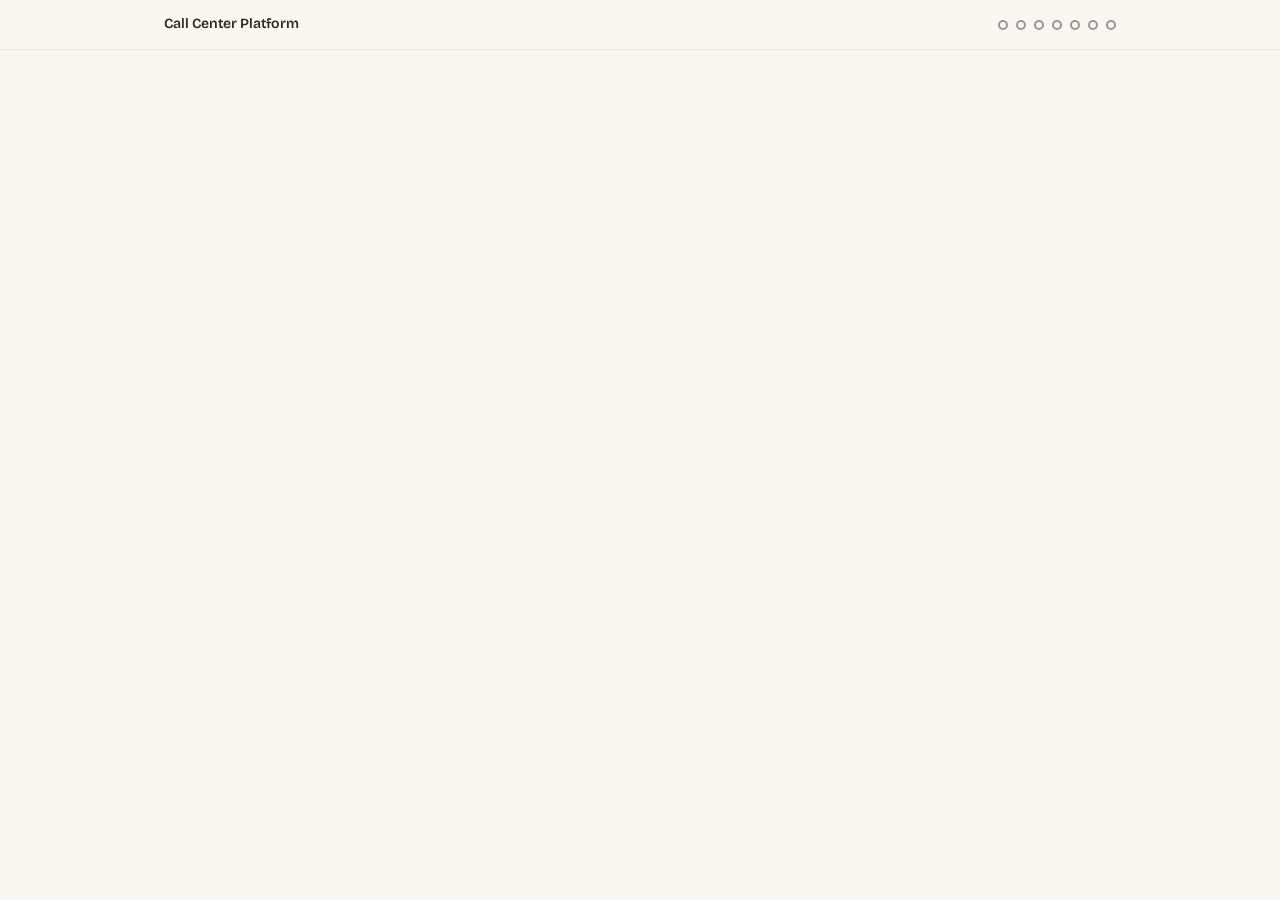
<file: _base.html>
<!DOCTYPE html>
<html lang="en">
<head>
  <meta charset="UTF-8">
  <meta name="viewport" content="width=device-width, initial-scale=1.0">
  <title>Call Center Platform: From Click to Conversation</title>

  <!-- Google Fonts: Bricolage Grotesque · DM Sans · JetBrains Mono -->
  <link rel="preconnect" href="https://fonts.googleapis.com">
  <link rel="preconnect" href="https://fonts.gstatic.com" crossorigin>
  <link href="https://fonts.googleapis.com/css2?family=Bricolage+Grotesque:opsz,wght@12..96,400;12..96,600;12..96,700;12..96,800&family=DM+Sans:ital,opsz,wght@0,9..40,300;0,9..40,400;0,9..40,500;0,9..40,600;0,9..40,700;1,9..40,400;1,9..40,500&family=JetBrains+Mono:wght@400;500;600&display=swap" rel="stylesheet">

  <link rel="stylesheet" href="styles.css">

  <style>
    :root {
      --color-accent:       #2A7B9B;
      --color-accent-hover: #1F6280;
      --color-accent-light: #E4F2F7;
      --color-accent-muted: #5A9DB8;
    }
  </style>

  <script src="main.js" defer></script>
</head>
<body>

  <nav class="nav" id="nav">
    <div class="progress-bar" id="progress-bar" role="progressbar" aria-valuenow="0" aria-valuemin="0" aria-valuemax="100"></div>
    <div class="nav-inner">
      <span class="nav-title">Call Center Platform</span>
      <div class="nav-dots" id="nav-dots" role="tablist">
        <button class="nav-dot" data-target="module-1" data-tooltip="The Big Picture" role="tab" aria-label="Module 1: The Big Picture"></button>
        <button class="nav-dot" data-target="module-2" data-tooltip="The Telephony Engine" role="tab" aria-label="Module 2: The Telephony Engine"></button>
        <button class="nav-dot" data-target="module-3" data-tooltip="The Control Tower" role="tab" aria-label="Module 3: The Control Tower"></button>
        <button class="nav-dot" data-target="module-4" data-tooltip="The Event Wire" role="tab" aria-label="Module 4: The Event Wire"></button>
        <button class="nav-dot" data-target="module-5" data-tooltip="Browser Integration" role="tab" aria-label="Module 5: Browser Integration"></button>
        <button class="nav-dot" data-target="module-6" data-tooltip="The Quality Scoreboard" role="tab" aria-label="Module 6: The Quality Scoreboard"></button>
        <button class="nav-dot" data-target="module-7" data-tooltip="When Things Break" role="tab" aria-label="Module 7: When Things Break"></button>
      </div>
    </div>
  </nav>

  <main id="main">
</file>
<file: styles.css>
/* =============================================================
   CODEBASE-TO-COURSE — COMPLETE DESIGN SYSTEM
   Copy this file verbatim into the course output directory.
   Never regenerate it — customize only via :root overrides
   in _base.html (accent color only).
   ============================================================= */

/* ── GOOGLE FONTS (loaded via _base.html <head>) ───────────────
   Bricolage Grotesque · DM Sans · JetBrains Mono
   ──────────────────────────────────────────────────────────── */

/* ── DESIGN TOKENS ─────────────────────────────────────────── */
:root {
  /* BACKGROUNDS */
  --color-bg:             #FAF7F2;
  --color-bg-warm:        #F5F0E8;
  --color-bg-code:        #1E1E2E;
  --color-text:           #2C2A28;
  --color-text-secondary: #6B6560;
  --color-text-muted:     #9E9790;
  --color-border:         #E5DFD6;
  --color-border-light:   #EEEBE5;
  --color-surface:        #FFFFFF;
  --color-surface-warm:   #FDF9F3;

  /* ACCENT — overridden per course in _base.html */
  --color-accent:         #D94F30;
  --color-accent-hover:   #C4432A;
  --color-accent-light:   #FDEEE9;
  --color-accent-muted:   #E8836C;

  /* SEMANTIC */
  --color-success:        #2D8B55;
  --color-success-light:  #E8F5EE;
  --color-error:          #C93B3B;
  --color-error-light:    #FDE8E8;
  --color-info:           #2A7B9B;
  --color-info-light:     #E4F2F7;

  /* ACTOR COLORS */
  --color-actor-1:        #D94F30;
  --color-actor-2:        #2A7B9B;
  --color-actor-3:        #7B6DAA;
  --color-actor-4:        #D4A843;
  --color-actor-5:        #2D8B55;

  /* FONTS */
  --font-display: 'Bricolage Grotesque', Georgia, serif;
  --font-body:    'DM Sans', -apple-system, sans-serif;
  --font-mono:    'JetBrains Mono', 'Fira Code', 'Consolas', monospace;

  /* TYPE SCALE */
  --text-xs:   0.75rem;
  --text-sm:   0.875rem;
  --text-base: 1rem;
  --text-lg:   1.125rem;
  --text-xl:   1.25rem;
  --text-2xl:  1.5rem;
  --text-3xl:  1.875rem;
  --text-4xl:  2.25rem;
  --text-5xl:  3rem;
  --text-6xl:  3.75rem;

  /* LINE HEIGHTS */
  --leading-tight:  1.15;
  --leading-snug:   1.3;
  --leading-normal: 1.6;
  --leading-loose:  1.8;

  /* SPACING */
  --space-1:  0.25rem;
  --space-2:  0.5rem;
  --space-3:  0.75rem;
  --space-4:  1rem;
  --space-5:  1.25rem;
  --space-6:  1.5rem;
  --space-8:  2rem;
  --space-10: 2.5rem;
  --space-12: 3rem;
  --space-16: 4rem;
  --space-20: 5rem;
  --space-24: 6rem;

  /* LAYOUT */
  --content-width:      800px;
  --content-width-wide: 1000px;
  --nav-height:         50px;

  /* RADII */
  --radius-sm:   8px;
  --radius-md:   12px;
  --radius-lg:   16px;
  --radius-full: 9999px;

  /* SHADOWS (warm-tinted, never pure black) */
  --shadow-sm: 0 1px 2px rgba(44,42,40,0.05);
  --shadow-md: 0 4px 12px rgba(44,42,40,0.08);
  --shadow-lg: 0 8px 24px rgba(44,42,40,0.10);
  --shadow-xl: 0 16px 48px rgba(44,42,40,0.12);

  /* EASING */
  --ease-out:    cubic-bezier(0.16,1,0.3,1);
  --ease-in-out: cubic-bezier(0.65,0,0.35,1);

  /* DURATIONS */
  --duration-fast:   150ms;
  --duration-normal: 300ms;
  --duration-slow:   500ms;
  --stagger-delay:   120ms;
}

/* ── RESET & BASE ───────────────────────────────────────────── */
*, *::before, *::after { box-sizing: border-box; margin: 0; padding: 0; }

html {
  scroll-snap-type: y proximity;
  scroll-behavior: smooth;
}

body {
  font-family: var(--font-body);
  font-size: var(--text-base);
  color: var(--color-text);
  line-height: var(--leading-normal);
  background: var(--color-bg);
  background-image: radial-gradient(
    ellipse at 20% 50%,
    color-mix(in srgb, var(--color-accent) 3%, transparent) 0%,
    transparent 50%
  );
  caret-color: var(--color-accent);
}

/* ── SCROLLBAR ──────────────────────────────────────────────── */
::-webkit-scrollbar { width: 6px; }
::-webkit-scrollbar-track { background: transparent; }
::-webkit-scrollbar-thumb {
  background: var(--color-border);
  border-radius: var(--radius-full);
}

/* ── BROWSER SURFACES ───────────────────────────────────────── */
::selection {
  background: var(--color-accent-light);
  color: var(--color-text);
}

*:focus-visible {
  outline: 2px solid var(--color-accent);
  outline-offset: 2px;
}

/* ── CODE GLOBALS ───────────────────────────────────────────── */
pre {
  background: var(--color-bg-code);
  color: #CDD6F4;
  /* The brand code face belongs on the slab itself, not only on
     .translation-code — standalone slabs inherit the generic
     monospace default otherwise. */
  font-family: var(--font-mono);
  font-size: var(--text-sm);
  line-height: 1.7;
  padding: var(--space-6);
  border-radius: var(--radius-lg);
  overflow-x: auto;
  margin: var(--space-4) 0;
}
pre code {
  white-space: pre-wrap;
  word-break: break-word;
  overflow-x: hidden;
  background: none;
  padding: 0;
  color: inherit;
}
code {
  white-space: pre-wrap;
  word-break: break-word;
}

/* Filename caption for a code slab that quotes a real file from the repo. */
.code-block { margin: var(--space-6) 0; }
.code-block pre { margin-top: 0; }
.code-header {
  display: flex;
  align-items: center;
  gap: var(--space-2);
  padding: 0 var(--space-3) var(--space-2);
  font-family: var(--font-mono);
  font-size: var(--text-xs);
  color: var(--color-text-muted);
}
.code-header::before {
  content: "";
  width: 7px; height: 7px;
  flex-shrink: 0;
  border-radius: var(--radius-full);
  background: var(--color-accent);
  opacity: 0.6;
}
.code-filename { letter-spacing: 0.02em; }

.translation-code::-webkit-scrollbar,
pre::-webkit-scrollbar { display: none; }

/* Catppuccin-inspired syntax highlighting */
.code-keyword  { color: #CBA6F7; }
.code-string   { color: #A6E3A1; }
.code-function { color: #89B4FA; }
.code-comment  { color: #6C7086; }
.code-number   { color: #FAB387; }
.code-property { color: #F9E2AF; }
.code-operator { color: #94E2D5; }
.code-tag      { color: #F38BA8; }
.code-attr     { color: #F9E2AF; }
.code-value    { color: #A6E3A1; }
.code-line     { display: block; }

/* ── NAV ────────────────────────────────────────────────────── */
.nav {
  position: fixed;
  top: 0; left: 0; right: 0;
  height: var(--nav-height);
  z-index: 1000;
  background: rgba(250,247,242,0.92);
  backdrop-filter: blur(8px);
  border-bottom: 1px solid var(--color-border-light);
}

.progress-bar {
  position: absolute;
  bottom: 0; left: 0;
  height: 2px;
  width: 100%;
  transform: scaleX(0);
  transform-origin: left center;
  background: var(--color-accent);
  transition: transform 100ms linear;
  will-change: transform;
}

.nav-inner {
  max-width: var(--content-width-wide);
  margin: 0 auto;
  padding: 0 var(--space-6);
  height: 100%;
  display: flex;
  align-items: center;
  justify-content: space-between;
  gap: var(--space-4);
}

.nav-title {
  font-family: var(--font-display);
  font-size: var(--text-sm);
  font-weight: 600;
  color: var(--color-text);
  white-space: nowrap;
  overflow: hidden;
  text-overflow: ellipsis;
  max-width: 300px;
}

.nav-dots {
  display: flex;
  align-items: center;
  gap: var(--space-2);
}

.nav-dot {
  width: 10px; height: 10px;
  border-radius: 50%;
  border: 2px solid var(--color-text-muted);
  background: transparent;
  cursor: pointer;
  transition: all var(--duration-fast);
  position: relative;
}
.nav-dot::after {
  content: attr(data-tooltip);
  position: absolute;
  top: calc(100% + 6px);
  left: 50%;
  transform: translateX(-50%);
  background: var(--color-bg-code);
  color: #CDD6F4;
  font-family: var(--font-body);
  font-size: var(--text-xs);
  white-space: nowrap;
  padding: var(--space-1) var(--space-3);
  border-radius: var(--radius-sm);
  pointer-events: none;
  opacity: 0;
  transition: opacity var(--duration-fast);
}
.nav-dot:hover::after { opacity: 1; }
.nav-dot.active {
  border-color: var(--color-accent);
  background: var(--color-accent);
  box-shadow: 0 0 0 3px var(--color-accent-light);
}
.nav-dot.visited {
  border-color: var(--color-accent-muted);
  background: var(--color-accent-muted);
}

/* ── MODULE STRUCTURE ───────────────────────────────────────── */
.module {
  min-height: 100dvh;
  min-height: 100vh;
  scroll-snap-align: start;
  padding: var(--space-16) var(--space-6);
  padding-top: calc(var(--nav-height) + var(--space-12));
}

.module-content {
  max-width: var(--content-width);
  margin: 0 auto;
}

.module-header { margin-bottom: var(--space-12); }

.module-number {
  display: block;
  font-family: var(--font-display);
  font-size: var(--text-6xl);
  font-weight: 800;
  color: var(--color-accent);
  opacity: 0.15;
  line-height: 1;
  margin-bottom: var(--space-2);
}

.module-title {
  font-family: var(--font-display);
  font-size: var(--text-4xl);
  font-weight: 700;
  line-height: var(--leading-tight);
  color: var(--color-text);
}

.module-subtitle {
  margin-top: var(--space-3);
  font-size: var(--text-lg);
  color: var(--color-text-secondary);
  line-height: var(--leading-snug);
}

/* Mono micro-label above a heading — same idiom as .translation-label.
   Ink, not accent: the accent marks interaction and signal, and grey also
   clears AA here (5.37:1) where the raw accent lands at 4.46:1. */
.eyebrow {
  font-family: var(--font-mono);
  font-size: var(--text-xs);
  font-weight: 500;
  text-transform: uppercase;
  letter-spacing: 0.1em;
  color: var(--color-text-secondary);
  margin-bottom: var(--space-2);
}

.screen {
  margin-bottom: var(--space-16);
}

.screen-heading {
  font-family: var(--font-display);
  font-size: var(--text-2xl);
  font-weight: 600;
  color: var(--color-text);
  margin-bottom: var(--space-6);
  line-height: var(--leading-snug);
}

p { margin-bottom: var(--space-4); }
p:last-child { margin-bottom: 0; }

/* ── SCROLL ANIMATIONS ──────────────────────────────────────── */
.animate-in {
  opacity: 0;
  transform: translateY(20px);
  transition:
    opacity var(--duration-slow) var(--ease-out),
    transform var(--duration-slow) var(--ease-out);
}
.animate-in.visible {
  opacity: 1;
  transform: translateY(0);
}
.stagger-children > .animate-in {
  transition-delay: calc(var(--stagger-index, 0) * var(--stagger-delay));
}

/* ── TRANSLATION BLOCKS ─────────────────────────────────────── */
.translation-block {
  display: grid;
  grid-template-columns: 1fr 1fr;
  gap: 0;
  border-radius: var(--radius-md);
  overflow: hidden;
  box-shadow: var(--shadow-md);
  margin: var(--space-8) 0;
}

.translation-code {
  background: var(--color-bg-code);
  color: #CDD6F4;
  padding: var(--space-6);
  font-family: var(--font-mono);
  font-size: var(--text-sm);
  line-height: 1.7;
  position: relative;
  overflow-x: hidden;
}

.translation-english {
  background: var(--color-surface-warm);
  padding: var(--space-6);
  font-size: var(--text-sm);
  line-height: 1.7;
  border-left: 3px solid var(--color-accent);
}

.translation-label {
  position: absolute;
  top: var(--space-2);
  right: var(--space-3);
  font-family: var(--font-mono);
  font-size: var(--text-xs);
  text-transform: uppercase;
  letter-spacing: 0.1em;
  opacity: 0.5;
}
.translation-english .translation-label {
  position: static;
  display: block;
  margin-bottom: var(--space-3);
  color: var(--color-text-muted);
}

.translation-lines .tl {
  padding: var(--space-1) 0;
  border-bottom: 1px solid var(--color-border-light);
  color: var(--color-text-secondary);
}
.translation-lines .tl:last-child { border-bottom: none; }

/* ── QUIZ ───────────────────────────────────────────────────── */
.quiz-container {
  background: var(--color-surface);
  border-radius: var(--radius-lg);
  padding: var(--space-8);
  box-shadow: var(--shadow-md);
  margin: var(--space-8) 0;
}

.quiz-question-block { margin-bottom: var(--space-8); }
.quiz-question-block:last-of-type { margin-bottom: 0; }

.quiz-question {
  font-family: var(--font-display);
  font-size: var(--text-lg);
  font-weight: 600;
  margin-bottom: var(--space-4);
  line-height: var(--leading-snug);
}

.quiz-options {
  display: flex;
  flex-direction: column;
  gap: var(--space-2);
}

.quiz-option {
  display: flex;
  align-items: center;
  gap: var(--space-3);
  padding: var(--space-3) var(--space-4);
  border: 2px solid var(--color-border);
  border-radius: var(--radius-sm);
  background: var(--color-surface);
  cursor: pointer;
  width: 100%;
  text-align: left;
  font-family: var(--font-body);
  font-size: var(--text-base);
  transition: border-color var(--duration-fast), background var(--duration-fast);
}
.quiz-option:hover:not(:disabled) { border-color: var(--color-accent-muted); }
.quiz-option.selected { border-color: var(--color-accent); background: var(--color-accent-light); }
.quiz-option.correct  { border-color: var(--color-success); background: var(--color-success-light); }
.quiz-option.incorrect{ border-color: var(--color-error);   background: var(--color-error-light); }
.quiz-option:disabled { cursor: default; }

.quiz-option-radio {
  width: 18px; height: 18px;
  border-radius: 50%;
  border: 2px solid var(--color-border);
  flex-shrink: 0;
  transition: all var(--duration-fast);
}
.quiz-option.selected .quiz-option-radio {
  border-color: var(--color-accent);
  background: var(--color-accent);
  box-shadow: inset 0 0 0 3px white;
}
.quiz-option.correct .quiz-option-radio  { border-color: var(--color-success); background: var(--color-success); box-shadow: inset 0 0 0 3px white; }
.quiz-option.incorrect .quiz-option-radio{ border-color: var(--color-error);   background: var(--color-error);   box-shadow: inset 0 0 0 3px white; }

.quiz-feedback {
  display: grid;
  grid-template-rows: 0fr;
  overflow: hidden;
  opacity: 0;
  padding: 0 var(--space-3);
  transition:
    grid-template-rows var(--duration-normal) var(--ease-out),
    opacity var(--duration-normal) var(--ease-out),
    padding var(--duration-normal) var(--ease-out);
  font-size: var(--text-sm);
  border-radius: var(--radius-sm);
}
.quiz-feedback.show {
  grid-template-rows: 1fr;
  opacity: 1;
  padding: var(--space-3);
  margin-top: var(--space-2);
}
.quiz-feedback.success { background: var(--color-success-light); color: var(--color-success); }
.quiz-feedback.error   { background: var(--color-error-light);   color: var(--color-error); }
.quiz-feedback.warning { background: var(--color-info-light);    color: var(--color-info); }

.quiz-check-btn, .quiz-reset-btn {
  margin-top: var(--space-6);
  padding: var(--space-3) var(--space-6);
  border-radius: var(--radius-sm);
  font-family: var(--font-body);
  font-size: var(--text-sm);
  font-weight: 600;
  cursor: pointer;
  border: none;
  transition: background var(--duration-fast), transform var(--duration-fast);
}
.quiz-check-btn {
  background: var(--color-accent);
  color: white;
  margin-right: var(--space-3);
}
.quiz-check-btn:hover { background: var(--color-accent-hover); transform: translateY(-1px); }
.quiz-reset-btn {
  background: var(--color-surface);
  color: var(--color-text-secondary);
  border: 1px solid var(--color-border);
}
.quiz-reset-btn:hover { border-color: var(--color-accent-muted); }

/* Scenario block */
.scenario-block { margin-bottom: var(--space-6); }
.scenario-context {
  background: var(--color-info-light);
  border-left: 3px solid var(--color-info);
  border-radius: 0 var(--radius-sm) var(--radius-sm) 0;
  padding: var(--space-4);
  margin-bottom: var(--space-4);
}
.scenario-label {
  display: inline-block;
  font-family: var(--font-mono);
  font-size: var(--text-xs);
  text-transform: uppercase;
  letter-spacing: 0.1em;
  color: var(--color-info);
  margin-bottom: var(--space-2);
}

/* ── DRAG AND DROP ──────────────────────────────────────────── */
.dnd-container { margin: var(--space-8) 0; }
.dnd-chips {
  display: flex;
  flex-wrap: wrap;
  gap: var(--space-3);
  margin-bottom: var(--space-6);
}
.dnd-chip {
  padding: var(--space-2) var(--space-4);
  background: var(--color-accent);
  color: white;
  border-radius: var(--radius-full);
  font-size: var(--text-sm);
  font-weight: 600;
  cursor: grab;
  user-select: none;
  transition: opacity var(--duration-fast), transform var(--duration-fast);
}
.dnd-chip:active { cursor: grabbing; transform: scale(1.05); }
.dnd-chip.dragging { opacity: 0.4; }
.dnd-chip.placed { opacity: 0.3; pointer-events: none; }

.dnd-zones { display: flex; flex-direction: column; gap: var(--space-4); }
.dnd-zone {
  border: 1px solid var(--color-border);
  border-radius: var(--radius-md);
  padding: var(--space-4);
  background: var(--color-surface);
}
.dnd-zone-label { font-size: var(--text-sm); color: var(--color-text-secondary); margin-bottom: var(--space-3); }
.dnd-zone-target {
  min-height: 40px;
  border: 2px dashed var(--color-border);
  border-radius: var(--radius-sm);
  display: flex;
  align-items: center;
  justify-content: center;
  font-size: var(--text-sm);
  color: var(--color-text-muted);
  transition: border-color var(--duration-fast), background var(--duration-fast);
}
.dnd-zone-target.drag-over { border-color: var(--color-accent); background: var(--color-accent-light); }
.dnd-zone-target.correct-placed { border-color: var(--color-success); background: var(--color-success-light); color: var(--color-success); font-weight: 600; }
.dnd-zone-target.incorrect-placed{ border-color: var(--color-error); background: var(--color-error-light); }
.touch-ghost {
  padding: var(--space-2) var(--space-4);
  background: var(--color-accent);
  color: white;
  border-radius: var(--radius-full);
  font-size: var(--text-sm);
  font-weight: 600;
  opacity: 0.85;
  pointer-events: none;
}

/* ── GROUP CHAT ─────────────────────────────────────────────── */
.chat-window {
  background: var(--color-surface);
  border-radius: var(--radius-lg);
  box-shadow: var(--shadow-md);
  overflow: hidden;
  margin: var(--space-8) 0;
}

.chat-messages {
  padding: var(--space-6);
  display: flex;
  flex-direction: column;
  gap: var(--space-4);
  min-height: 200px;
}

.chat-message {
  display: flex;
  align-items: flex-end;
  gap: var(--space-3);
  animation: fadeSlideUp 0.3s var(--ease-out);
}

.chat-avatar {
  width: 36px; height: 36px;
  border-radius: 50%;
  display: flex;
  align-items: center;
  justify-content: center;
  font-family: var(--font-display);
  font-size: var(--text-sm);
  font-weight: 700;
  color: white;
  flex-shrink: 0;
}

.chat-bubble {
  max-width: 75%;
  background: var(--color-bg-warm);
  border-radius: var(--radius-md) var(--radius-md) var(--radius-md) 4px;
  padding: var(--space-3) var(--space-4);
}

.chat-sender {
  display: block;
  font-size: var(--text-xs);
  font-weight: 700;
  margin-bottom: var(--space-1);
  font-family: var(--font-mono);
  text-transform: uppercase;
  letter-spacing: 0.05em;
}

.chat-bubble p {
  font-size: var(--text-sm);
  margin: 0;
  line-height: var(--leading-normal);
}

.chat-typing {
  display: flex;
  align-items: center;
  gap: var(--space-3);
  padding: 0 var(--space-6) var(--space-4);
}

.chat-typing-dots {
  display: flex;
  gap: var(--space-1);
  background: var(--color-bg-warm);
  padding: var(--space-3) var(--space-4);
  border-radius: var(--radius-md);
}

.typing-dot {
  width: 8px; height: 8px;
  border-radius: 50%;
  background: var(--color-text-muted);
  animation: typingBounce 1.4s infinite;
}
.typing-dot:nth-child(2) { animation-delay: 0.2s; }
.typing-dot:nth-child(3) { animation-delay: 0.4s; }

.chat-controls {
  padding: var(--space-4) var(--space-6);
  border-top: 1px solid var(--color-border-light);
  display: flex;
  align-items: center;
  gap: var(--space-3);
  background: var(--color-surface-warm);
}
.chat-progress {
  margin-left: auto;
  font-size: var(--text-xs);
  color: var(--color-text-muted);
  font-family: var(--font-mono);
}

/* ── FLOW / DATA FLOW ANIMATION ─────────────────────────────── */
.flow-animation {
  position: relative;
  background: var(--color-surface);
  border-radius: var(--radius-lg);
  padding: var(--space-8);
  box-shadow: var(--shadow-md);
  margin: var(--space-8) 0;
}

.flow-actors {
  display: flex;
  justify-content: space-around;
  align-items: center;
  gap: var(--space-4);
  margin-bottom: var(--space-8);
  flex-wrap: wrap;
}

.flow-actor {
  display: flex;
  flex-direction: column;
  align-items: center;
  gap: var(--space-2);
  transition: all var(--duration-normal) var(--ease-out);
}

.flow-actor-icon {
  width: 56px; height: 56px;
  border-radius: var(--radius-md);
  background: var(--color-bg-warm);
  border: 2px solid var(--color-border);
  display: flex;
  align-items: center;
  justify-content: center;
  font-family: var(--font-display);
  font-size: var(--text-xl);
  font-weight: 700;
  transition: all var(--duration-normal) var(--ease-out);
}

.flow-actor span {
  font-size: var(--text-xs);
  color: var(--color-text-secondary);
  font-family: var(--font-mono);
  text-align: center;
}

.flow-actor.active .flow-actor-icon {
  border-color: var(--color-accent);
  background: var(--color-accent-light);
  box-shadow: 0 0 0 3px var(--color-accent-light), 0 4px 12px color-mix(in srgb, var(--color-accent) 30%, transparent);
  transform: scale(1.1);
}

.flow-packet {
  width: 16px; height: 16px;
  border-radius: 50%;
  background: var(--color-accent);
  position: absolute;
  pointer-events: none;
  display: none;
  box-shadow: 0 2px 8px color-mix(in srgb, var(--color-accent) 45%, transparent);
}

.flow-step-label {
  text-align: center;
  font-size: var(--text-sm);
  color: var(--color-text-secondary);
  min-height: 2.5em;
  padding: var(--space-3) var(--space-4);
  background: var(--color-bg-warm);
  border-radius: var(--radius-sm);
  margin-bottom: var(--space-6);
  line-height: var(--leading-normal);
}

.flow-controls {
  display: flex;
  align-items: center;
  gap: var(--space-3);
}
.flow-progress {
  margin-left: auto;
  font-size: var(--text-xs);
  color: var(--color-text-muted);
  font-family: var(--font-mono);
}

/* ── ARCHITECTURE DIAGRAM ───────────────────────────────────── */
.arch-diagram {
  background: var(--color-surface);
  border-radius: var(--radius-lg);
  padding: var(--space-8);
  box-shadow: var(--shadow-md);
  margin: var(--space-8) 0;
}
.arch-zone {
  border: 1px dashed var(--color-border);
  border-radius: var(--radius-md);
  padding: var(--space-6);
  margin-bottom: var(--space-4);
}
.arch-zone-label {
  font-family: var(--font-mono);
  font-size: var(--text-xs);
  text-transform: uppercase;
  letter-spacing: 0.1em;
  color: var(--color-text-muted);
  margin-bottom: var(--space-4);
}
.arch-component {
  display: inline-flex;
  flex-direction: column;
  align-items: center;
  gap: var(--space-2);
  padding: var(--space-4);
  background: var(--color-surface-warm);
  border: 1px solid var(--color-border);
  border-radius: var(--radius-md);
  cursor: pointer;
  margin: var(--space-2);
  transition: all var(--duration-fast);
  font-size: var(--text-sm);
}
.arch-component:hover, .arch-component.active {
  border-color: var(--color-accent);
  background: var(--color-accent-light);
  transform: translateY(-2px);
  box-shadow: var(--shadow-sm);
}
.arch-icon { font-size: 1.5rem; }
.arch-description {
  margin-top: var(--space-4);
  padding: var(--space-4);
  background: var(--color-bg-warm);
  border-radius: var(--radius-sm);
  font-size: var(--text-sm);
  color: var(--color-text-secondary);
  min-height: 2.5em;
}

/* ── LAYER TOGGLE ───────────────────────────────────────────── */
.layer-demo { margin: var(--space-8) 0; }
.layer-tabs {
  display: flex;
  gap: var(--space-2);
  margin-bottom: var(--space-4);
}
.layer-tab {
  padding: var(--space-2) var(--space-5);
  border-radius: var(--radius-sm);
  border: 1px solid var(--color-border);
  background: var(--color-surface);
  font-family: var(--font-mono);
  font-size: var(--text-sm);
  cursor: pointer;
  transition: all var(--duration-fast);
}
.layer-tab.active {
  background: var(--color-accent);
  color: white;
  border-color: var(--color-accent);
}
.layer-viewport {
  border-radius: var(--radius-md);
  overflow: hidden;
  border: 1px solid var(--color-border);
}
.layer-description {
  margin-top: var(--space-3);
  font-size: var(--text-sm);
  color: var(--color-text-secondary);
}

/* ── BUG CHALLENGE ──────────────────────────────────────────── */
.bug-challenge {
  background: var(--color-surface);
  border-radius: var(--radius-lg);
  padding: var(--space-8);
  box-shadow: var(--shadow-md);
  margin: var(--space-8) 0;
}
.bug-challenge h3 {
  font-family: var(--font-display);
  font-size: var(--text-lg);
  font-weight: 600;
  margin-bottom: var(--space-4);
}
.bug-code {
  background: var(--color-bg-code);
  border-radius: var(--radius-md);
  overflow: hidden;
  margin-bottom: var(--space-4);
}
.bug-line {
  display: flex;
  align-items: center;
  gap: var(--space-3);
  padding: var(--space-2) var(--space-4);
  cursor: pointer;
  transition: background var(--duration-fast);
}
.bug-line:hover { background: rgba(255,255,255,0.05); }
.bug-line.correct  { background: rgba(45,139,85,0.2); }
.bug-line.incorrect{ background: rgba(201,59,59,0.2); }
.line-num {
  font-family: var(--font-mono);
  font-size: var(--text-sm);
  color: #6C7086;
  min-width: 1.5em;
  text-align: right;
  user-select: none;
}
.bug-line code {
  font-family: var(--font-mono);
  font-size: var(--text-sm);
  color: #CDD6F4;
}
.bug-feedback {
  display: grid;
  grid-template-rows: 0fr;
  overflow: hidden;
  opacity: 0;
  padding: 0 var(--space-3);
  transition:
    grid-template-rows var(--duration-normal) var(--ease-out),
    opacity var(--duration-normal) var(--ease-out),
    padding var(--duration-normal) var(--ease-out);
  font-size: var(--text-sm);
  border-radius: var(--radius-sm);
}
.bug-feedback.show {
  grid-template-rows: 1fr;
  opacity: 1;
  padding: var(--space-3);
}
.bug-feedback.success { background: var(--color-success-light); color: var(--color-success); }
.bug-feedback.error   { background: var(--color-error-light);   color: var(--color-error); }

/* ── CALLOUT BOXES ──────────────────────────────────────────── */
.callout {
  display: flex;
  gap: var(--space-4);
  padding: var(--space-5);
  border-radius: var(--radius-md);
  margin: var(--space-6) 0;
  border-left: 4px solid;
}
.callout-accent  { background: var(--color-accent-light);  border-color: var(--color-accent); }
.callout-info    { background: var(--color-info-light);    border-color: var(--color-info); }
.callout-warning { background: var(--color-error-light);   border-color: var(--color-error); }

.callout-icon { font-size: 1.25rem; flex-shrink: 0; margin-top: 2px; }
.callout-title { display: block; font-weight: 700; margin-bottom: var(--space-1); }
.callout-content p { font-size: var(--text-sm); margin: 0; color: var(--color-text-secondary); }

/* ── PATTERN / FEATURE CARDS ────────────────────────────────── */
.pattern-cards {
  display: grid;
  grid-template-columns: repeat(auto-fit, minmax(220px, 1fr));
  gap: var(--space-4);
  margin: var(--space-6) 0;
}
.pattern-card {
  background: var(--color-surface);
  border-radius: var(--radius-md);
  padding: var(--space-6);
  box-shadow: var(--shadow-sm);
  border-top: 3px solid var(--color-accent);
  transition: transform var(--duration-normal) var(--ease-out), box-shadow var(--duration-normal);
}
.pattern-card:hover { transform: translateY(-4px); box-shadow: var(--shadow-md); }
.pattern-icon {
  width: 40px; height: 40px;
  border-radius: var(--radius-sm);
  display: flex;
  align-items: center;
  justify-content: center;
  /* Display face + weight matter only for text glyphs — emoji ignore both.
     Modules that fill this chip with an identity colour set the paired text
     colour inline, next to the background it has to survive. */
  font-family: var(--font-display);
  font-size: 1.1rem;
  font-weight: 700;
  letter-spacing: 0.02em;
  margin-bottom: var(--space-3);
}
.pattern-title {
  font-family: var(--font-display);
  font-size: var(--text-base);
  font-weight: 700;
  margin-bottom: var(--space-2);
}
.pattern-desc {
  font-size: var(--text-sm);
  color: var(--color-text-secondary);
  line-height: var(--leading-normal);
  margin: 0;
}

/* ── DECISION TREE (native details/summary accordion) ───────── */
.decision-tree-item {
  background: var(--color-surface);
  border-radius: var(--radius-md);
  border-left: 3px solid var(--color-accent);
  box-shadow: var(--shadow-sm);
  margin-bottom: var(--space-3);
  overflow: hidden;
}
.decision-tree-trigger {
  display: flex;
  align-items: center;
  gap: var(--space-3);
  padding: var(--space-4) var(--space-6);
  cursor: pointer;
  list-style: none;
  transition: background var(--duration-fast);
}
.decision-tree-trigger::-webkit-details-marker { display: none; }
.decision-tree-trigger:hover { background: var(--color-surface-warm); }
/* Chevron drawn in CSS so it stays crisp at any zoom. */
.decision-tree-trigger::after {
  content: "";
  width: 8px; height: 8px;
  margin-left: auto;
  flex-shrink: 0;
  border-right: 2px solid var(--color-text-muted);
  border-bottom: 2px solid var(--color-text-muted);
  transform: rotate(45deg) translate(-2px, -2px);
  transition: transform var(--duration-normal) var(--ease-out);
}
.decision-tree-item[open] .decision-tree-trigger::after {
  transform: rotate(-135deg) translate(-2px, -2px);
}
.decision-tree-icon { font-size: 1.25rem; flex-shrink: 0; }
.decision-tree-label {
  font-family: var(--font-display);
  font-size: var(--text-base);
  font-weight: 600;
  color: var(--color-text);
  line-height: var(--leading-snug);
}
.decision-tree-body {
  padding: var(--space-5) var(--space-6);
  border-top: 1px solid var(--color-border-light);
  color: var(--color-text-secondary);
}

/* ── FLOW DIAGRAMS (static) ─────────────────────────────────── */
.flow-steps {
  display: flex;
  align-items: center;
  gap: var(--space-3);
  flex-wrap: wrap;
  margin: var(--space-6) 0;
}
.flow-step {
  display: flex;
  flex-direction: column;
  align-items: center;
  gap: var(--space-2);
  text-align: center;
}
.flow-step-num {
  width: 40px; height: 40px;
  border-radius: 50%;
  background: var(--color-accent);
  color: white;
  font-family: var(--font-display);
  font-weight: 700;
  display: flex;
  align-items: center;
  justify-content: center;
}
.flow-step p { font-size: var(--text-sm); color: var(--color-text-secondary); max-width: 120px; margin: 0; }
.flow-arrow {
  font-size: var(--text-xl);
  color: var(--color-text-muted);
  flex-shrink: 0;
}

/* ── BADGE / CONFIG LIST ────────────────────────────────────── */
.badge-list {
  display: flex;
  flex-direction: column;
  gap: var(--space-2);
  margin: var(--space-6) 0;
}
.badge-item {
  display: flex;
  align-items: center;
  gap: var(--space-4);
  padding: var(--space-3) var(--space-4);
  border: 1px solid var(--color-border-light);
  border-radius: var(--radius-sm);
  background: var(--color-surface);
  transition: border-color var(--duration-fast);
}
.badge-item:hover { border-color: var(--color-accent-muted); }
.badge-code {
  font-family: var(--font-mono);
  font-size: var(--text-sm);
  background: var(--color-bg-code);
  color: #CBA6F7;
  padding: var(--space-1) var(--space-3);
  border-radius: var(--radius-sm);
  white-space: nowrap;
}
.badge-desc {
  font-size: var(--text-sm);
  color: var(--color-text-secondary);
}

/* ── GLOSSARY TOOLTIPS ──────────────────────────────────────── */
.term {
  border-bottom: 1.5px dashed var(--color-accent-muted);
  cursor: pointer;
}
.term:hover, .term.active {
  border-bottom-color: var(--color-accent);
  color: var(--color-accent);
}
.term-tooltip {
  position: fixed;
  background: var(--color-bg-code);
  color: #CDD6F4;
  padding: var(--space-3) var(--space-4);
  border-radius: var(--radius-sm);
  font-size: var(--text-sm);
  font-family: var(--font-body);
  line-height: var(--leading-normal);
  width: max(200px, min(320px, 80vw));
  box-shadow: var(--shadow-lg);
  pointer-events: none;
  opacity: 0;
  transition: opacity var(--duration-fast);
  z-index: 10000;
}
.term-tooltip::after {
  content: '';
  position: absolute;
  top: 100%;
  left: 50%;
  transform: translateX(-50%);
  border: 6px solid transparent;
  border-top-color: var(--color-bg-code);
}
.term-tooltip.visible { opacity: 1; }
.term-tooltip.flip::after {
  top: auto;
  bottom: 100%;
  border-top-color: transparent;
  border-bottom-color: var(--color-bg-code);
}

/* ── VISUAL FILE TREE ───────────────────────────────────────── */
.file-tree {
  font-family: var(--font-mono);
  font-size: var(--text-sm);
  margin: var(--space-6) 0;
}
.ft-folder, .ft-file {
  padding: var(--space-2) var(--space-3);
  border-left: 2px solid var(--color-border-light);
  margin-left: var(--space-4);
}
.ft-folder > .ft-name { color: var(--color-accent); font-weight: 600; }
.ft-folder > .ft-name::before { content: '📁 '; }
.ft-file > .ft-name::before { content: '📄 '; }
.ft-desc {
  color: var(--color-text-secondary);
  font-family: var(--font-body);
  margin-left: var(--space-2);
  font-size: var(--text-xs);
}
.ft-children { margin-left: var(--space-4); }

/* ── ICON-LABEL ROWS ────────────────────────────────────────── */
.icon-rows {
  display: flex;
  flex-direction: column;
  gap: var(--space-4);
  margin: var(--space-6) 0;
}
.icon-row {
  display: flex;
  align-items: center;
  gap: var(--space-4);
  padding: var(--space-4);
  background: var(--color-surface);
  border-radius: var(--radius-md);
  box-shadow: var(--shadow-sm);
}
.icon-row strong { display: block; font-weight: 600; }
.icon-row p { margin: var(--space-1) 0 0; color: var(--color-text-secondary); font-size: var(--text-sm); }
.icon-circle {
  width: 48px; height: 48px;
  border-radius: 50%;
  display: flex;
  align-items: center;
  justify-content: center;
  font-size: 1.25rem;
  flex-shrink: 0;
}

/* ── NUMBERED STEP CARDS ────────────────────────────────────── */
.step-cards {
  display: flex;
  flex-direction: column;
  gap: var(--space-3);
  margin: var(--space-6) 0;
}
.step-card {
  display: flex;
  align-items: flex-start;
  gap: var(--space-4);
  padding: var(--space-4) var(--space-5);
  background: var(--color-surface);
  border-radius: var(--radius-md);
  border-left: 3px solid var(--color-accent);
  box-shadow: var(--shadow-sm);
}
.step-num {
  width: 32px; height: 32px;
  border-radius: 50%;
  background: var(--color-accent);
  color: white;
  font-weight: 700;
  display: flex;
  align-items: center;
  justify-content: center;
  font-family: var(--font-display);
  flex-shrink: 0;
}
.step-body strong { display: block; font-weight: 600; margin-bottom: var(--space-1); }
.step-body p { margin: 0; color: var(--color-text-secondary); font-size: var(--text-sm); }

/* ── SHARED BUTTON STYLE ────────────────────────────────────── */
.btn {
  padding: var(--space-2) var(--space-5);
  border-radius: var(--radius-sm);
  border: 1px solid var(--color-border);
  background: var(--color-surface);
  font-family: var(--font-body);
  font-size: var(--text-sm);
  font-weight: 600;
  cursor: pointer;
  transition: all var(--duration-fast);
  color: var(--color-text-secondary);
}
.btn:hover { border-color: var(--color-accent-muted); color: var(--color-accent); }
.btn-primary {
  background: var(--color-accent);
  color: white;
  border-color: var(--color-accent);
}
.btn-primary:hover { background: var(--color-accent-hover); border-color: var(--color-accent-hover); color: white; }

/* ── RESPONSIVE ─────────────────────────────────────────────── */
@media (max-width: 768px) {
  :root {
    --text-4xl: 1.875rem;
    --text-5xl: 2.25rem;
    --text-6xl: 3rem;
  }
  .translation-block { grid-template-columns: 1fr; }
  .translation-english { border-left: none; border-top: 3px solid var(--color-accent); }
  .pattern-cards { grid-template-columns: 1fr 1fr; }
}

@media (max-width: 480px) {
  :root {
    --text-4xl: 1.5rem;
    --text-5xl: 1.875rem;
    --text-6xl: 2.25rem;
  }
  .module { padding: var(--space-8) var(--space-4); }
  .pattern-cards { grid-template-columns: 1fr; }
  .flow-steps { flex-direction: column; }
  .flow-arrow { transform: rotate(90deg); }
  .nav-title { max-width: 140px; }
}

/* ── KEYFRAMES ──────────────────────────────────────────────── */
@keyframes fadeSlideUp {
  from { opacity: 0; transform: translateY(12px); }
  to   { opacity: 1; transform: translateY(0); }
}

@keyframes typingBounce {
  0%, 60%, 100% { transform: translateY(0); }
  30%           { transform: translateY(-6px); }
}

@keyframes packetMove {
  from { left: var(--packet-from-x); top: var(--packet-from-y); opacity: 0; }
  20%  { opacity: 1; }
  80%  { opacity: 1; }
  to   { left: var(--packet-to-x);   top: var(--packet-to-y);   opacity: 0; }
}
</file>
